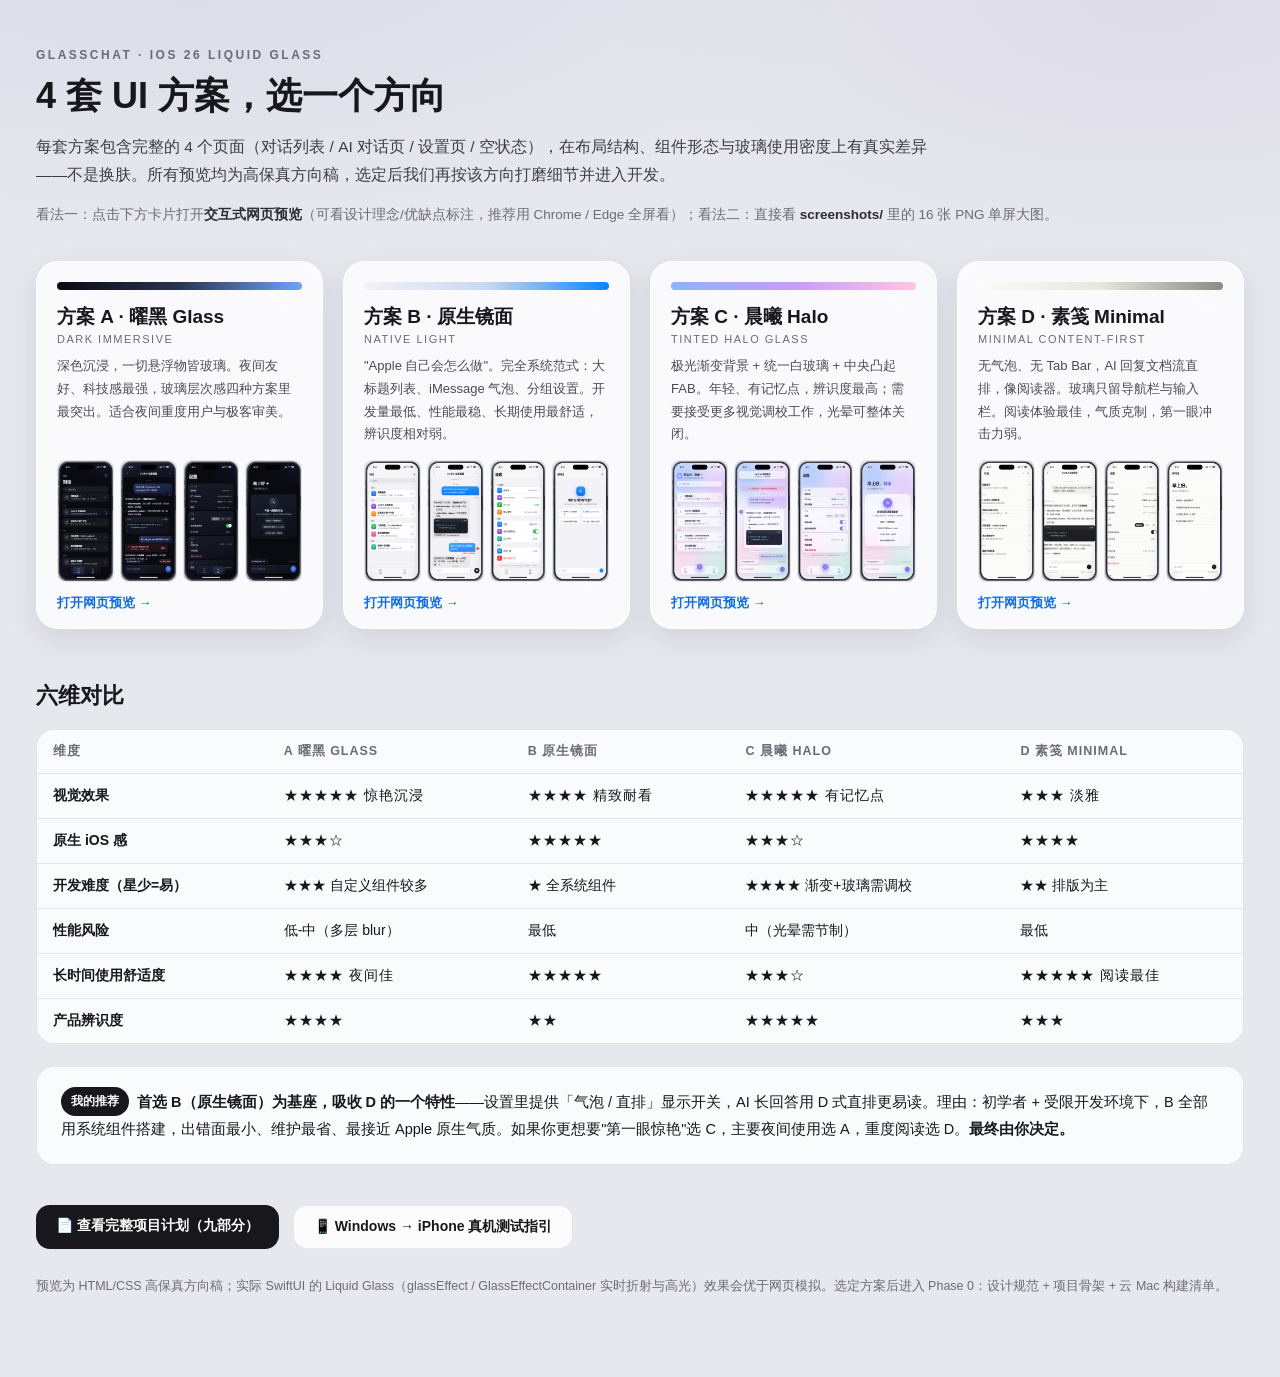
<file: design-previews/index.html>
<!DOCTYPE html>
<html lang="zh-CN">
<head>
<meta charset="UTF-8">
<meta name="viewport" content="width=device-width, initial-scale=1.0">
<title>Liquid Glass Chat App — 4 套 UI 方案总览与对比</title>
<style>
:root { --fg:#17171c; --muted:#6b6b76; --hair:rgba(20,20,40,.09); }
* { box-sizing: border-box; margin: 0; padding: 0; }
body {
  background:
    radial-gradient(1200px 500px at 15% -5%, rgba(120,130,190,.14), transparent 60%),
    radial-gradient(1000px 460px at 90% 0%, rgba(150,120,190,.12), transparent 55%),
    #e7e8ee;
  color: var(--fg);
  font-family: -apple-system, BlinkMacSystemFont, "SF Pro Text", "Segoe UI", "PingFang SC", "Microsoft YaHei", sans-serif;
  -webkit-font-smoothing: antialiased;
}
.wrap { max-width: 1560px; margin: 0 auto; padding: 48px 36px 80px; }
.kicker { font-size: 12px; font-weight: 700; letter-spacing: 2.5px; color: var(--muted); text-transform: uppercase; }
h1 { font-size: 36px; font-weight: 800; margin-top: 10px; }
.lede { margin-top: 12px; font-size: 15.5px; color: #3c3c46; line-height: 1.8; max-width: 900px; }
.howto { margin-top: 14px; font-size: 13.5px; color: var(--muted); line-height: 1.8; }
.howto b { color: #2c2c34; }

.grid { margin-top: 34px; display: grid; grid-template-columns: repeat(4, 1fr); gap: 20px; }
.card {
  background: rgba(255,255,255,.78);
  backdrop-filter: blur(20px) saturate(1.5);
  border: 1px solid rgba(255,255,255,.9);
  border-radius: 22px; padding: 20px 20px 16px;
  box-shadow: 0 10px 30px rgba(20,25,60,.10);
  display: flex; flex-direction: column; text-decoration: none; color: inherit;
}
.card:hover { transform: translateY(-3px); transition: .18s ease; }
.swatch { height: 8px; border-radius: 99px; margin-bottom: 14px; }
.card h2 { font-size: 19px; font-weight: 800; }
.card .en { font-size: 11px; letter-spacing: 1.5px; color: var(--muted); margin-top: 3px; text-transform: uppercase; }
.card p { font-size: 13px; color: #4a4a55; line-height: 1.75; margin-top: 10px; flex: 1; }
.thumbs { margin-top: 14px; display: grid; grid-template-columns: repeat(4, 1fr); gap: 6px; }
.thumbs img { width: 100%; border-radius: 8px; border: 1px solid rgba(20,20,40,.10); display: block; }
.open { margin-top: 12px; font-size: 13px; font-weight: 700; color: #0a6cff; }

h3.sec { margin-top: 52px; font-size: 22px; font-weight: 800; }
.tablewrap { margin-top: 18px; overflow-x: auto; background: rgba(255,255,255,.8); border: 1px solid var(--hair); border-radius: 18px; }
table { width: 100%; border-collapse: collapse; font-size: 14px; min-width: 860px; }
th, td { padding: 13px 16px; text-align: left; border-bottom: 1px solid var(--hair); }
th { font-size: 12.5px; letter-spacing: 1px; color: var(--muted); text-transform: uppercase; }
tr:last-child td { border-bottom: none; }
td:first-child { font-weight: 700; white-space: nowrap; }
.stars { letter-spacing: 1px; }
.rec {
  margin-top: 22px; background: rgba(255,255,255,.8); border: 1px solid var(--hair);
  border-radius: 18px; padding: 20px 24px; line-height: 1.9; font-size: 14.5px;
}
.rec b.tag { display: inline-block; background: #17171c; color: #fff; font-size: 12px; padding: 3px 10px; border-radius: 99px; margin-right: 8px; vertical-align: 2px; }
.links { margin-top: 40px; display: flex; gap: 14px; flex-wrap: wrap; }
.links a {
  display: inline-block; padding: 12px 20px; border-radius: 14px; text-decoration: none;
  background: #17171c; color: #fff; font-size: 14px; font-weight: 650;
}
.links a.ghost { background: rgba(255,255,255,.85); color: #17171c; border: 1px solid var(--hair); }
.foot { margin-top: 26px; font-size: 12.5px; color: var(--muted); line-height: 1.8; }
@media (max-width: 1200px) { .grid { grid-template-columns: repeat(2, 1fr); } }
</style>
</head>
<body>
<div class="wrap">
  <div class="kicker">GlassChat · iOS 26 Liquid Glass</div>
  <h1>4 套 UI 方案，选一个方向</h1>
  <p class="lede">每套方案包含完整的 4 个页面（对话列表 / AI 对话页 / 设置页 / 空状态），在布局结构、组件形态与玻璃使用密度上有真实差异——不是换肤。所有预览均为高保真方向稿，选定后我们再按该方向打磨细节并进入开发。</p>
  <p class="howto">看法一：点击下方卡片打开<b>交互式网页预览</b>（可看设计理念/优缺点标注，推荐用 Chrome / Edge 全屏看）；看法二：直接看 <b>screenshots/</b> 里的 16 张 PNG 单屏大图。</p>

  <div class="grid">
    <a class="card" href="scheme-a-dark.html">
      <div class="swatch" style="background:linear-gradient(90deg,#0a0b10,#2a3350,#6ea3ff)"></div>
      <h2>方案 A · 曜黑 Glass</h2>
      <div class="en">Dark Immersive</div>
      <p>深色沉浸，一切悬浮物皆玻璃。夜间友好、科技感最强，玻璃层次感四种方案里最突出。适合夜间重度用户与极客审美。</p>
      <div class="thumbs">
        <img src="screenshots/scheme-a-01-conversations.png" alt="A 对话列表">
        <img src="screenshots/scheme-a-02-chat.png" alt="A 对话页">
        <img src="screenshots/scheme-a-03-settings.png" alt="A 设置页">
        <img src="screenshots/scheme-a-04-empty.png" alt="A 空状态">
      </div>
      <span class="open">打开网页预览 →</span>
    </a>

    <a class="card" href="scheme-b-native.html">
      <div class="swatch" style="background:linear-gradient(90deg,#f2f2f7,#c9d8f0,#0a84ff)"></div>
      <h2>方案 B · 原生镜面</h2>
      <div class="en">Native Light</div>
      <p>"Apple 自己会怎么做"。完全系统范式：大标题列表、iMessage 气泡、分组设置。开发量最低、性能最稳、长期使用最舒适，辨识度相对弱。</p>
      <div class="thumbs">
        <img src="screenshots/scheme-b-01-conversations.png" alt="B 对话列表">
        <img src="screenshots/scheme-b-02-chat.png" alt="B 对话页">
        <img src="screenshots/scheme-b-03-settings.png" alt="B 设置页">
        <img src="screenshots/scheme-b-04-empty.png" alt="B 空状态">
      </div>
      <span class="open">打开网页预览 →</span>
    </a>

    <a class="card" href="scheme-c-halo.html">
      <div class="swatch" style="background:linear-gradient(90deg,#8ab4ff,#c79bff,#ffc4e1)"></div>
      <h2>方案 C · 晨曦 Halo</h2>
      <div class="en">Tinted Halo Glass</div>
      <p>极光渐变背景 + 统一白玻璃 + 中央凸起 FAB。年轻、有记忆点，辨识度最高；需要接受更多视觉调校工作，光晕可整体关闭。</p>
      <div class="thumbs">
        <img src="screenshots/scheme-c-01-conversations.png" alt="C 对话列表">
        <img src="screenshots/scheme-c-02-chat.png" alt="C 对话页">
        <img src="screenshots/scheme-c-03-settings.png" alt="C 设置页">
        <img src="screenshots/scheme-c-04-empty.png" alt="C 空状态">
      </div>
      <span class="open">打开网页预览 →</span>
    </a>

    <a class="card" href="scheme-d-minimal.html">
      <div class="swatch" style="background:linear-gradient(90deg,#fbfbf9,#e8e6dd,#8b8b84)"></div>
      <h2>方案 D · 素笺 Minimal</h2>
      <div class="en">Minimal Content-First</div>
      <p>无气泡、无 Tab Bar，AI 回复文档流直排，像阅读器。玻璃只留导航栏与输入栏。阅读体验最佳，气质克制，第一眼冲击力弱。</p>
      <div class="thumbs">
        <img src="screenshots/scheme-d-01-conversations.png" alt="D 对话列表">
        <img src="screenshots/scheme-d-02-chat.png" alt="D 对话页">
        <img src="screenshots/scheme-d-03-settings.png" alt="D 设置页">
        <img src="screenshots/scheme-d-04-empty.png" alt="D 空状态">
      </div>
      <span class="open">打开网页预览 →</span>
    </a>
  </div>

  <h3 class="sec">六维对比</h3>
  <div class="tablewrap">
    <table>
      <tr><th>维度</th><th>A 曜黑 Glass</th><th>B 原生镜面</th><th>C 晨曦 Halo</th><th>D 素笺 Minimal</th></tr>
      <tr><td>视觉效果</td><td class="stars">★★★★★ 惊艳沉浸</td><td class="stars">★★★★ 精致耐看</td><td class="stars">★★★★★ 有记忆点</td><td class="stars">★★★ 淡雅</td></tr>
      <tr><td>原生 iOS 感</td><td class="stars">★★★☆</td><td class="stars">★★★★★</td><td class="stars">★★★☆</td><td class="stars">★★★★</td></tr>
      <tr><td>开发难度（星少=易）</td><td>★★★ 自定义组件较多</td><td>★ 全系统组件</td><td>★★★★ 渐变+玻璃需调校</td><td>★★ 排版为主</td></tr>
      <tr><td>性能风险</td><td>低-中（多层 blur）</td><td>最低</td><td>中（光晕需节制）</td><td>最低</td></tr>
      <tr><td>长时间使用舒适度</td><td class="stars">★★★★ 夜间佳</td><td class="stars">★★★★★</td><td class="stars">★★★☆</td><td class="stars">★★★★★ 阅读最佳</td></tr>
      <tr><td>产品辨识度</td><td class="stars">★★★★</td><td class="stars">★★</td><td class="stars">★★★★★</td><td class="stars">★★★</td></tr>
    </table>
  </div>

  <div class="rec">
    <p><b class="tag">我的推荐</b><b>首选 B（原生镜面）为基座，吸收 D 的一个特性</b>——设置里提供「气泡 / 直排」显示开关，AI 长回答用 D 式直排更易读。理由：初学者 + 受限开发环境下，B 全部用系统组件搭建，出错面最小、维护最省、最接近 Apple 原生气质。如果你更想要"第一眼惊艳"选 C，主要夜间使用选 A，重度阅读选 D。<b>最终由你决定。</b></p>
  </div>

  <div class="links">
    <a href="../docs/PROJECT_PLAN.md">📄 查看完整项目计划（九部分）</a>
    <a class="ghost" href="../docs/device-testing-guide.md">📱 Windows → iPhone 真机测试指引</a>
  </div>
  <p class="foot">预览为 HTML/CSS 高保真方向稿；实际 SwiftUI 的 Liquid Glass（glassEffect / GlassEffectContainer 实时折射与高光）效果会优于网页模拟。选定方案后进入 Phase 0：设计规范 + 项目骨架 + 云 Mac 构建清单。</p>
</div>
</body>
</html>
</file>
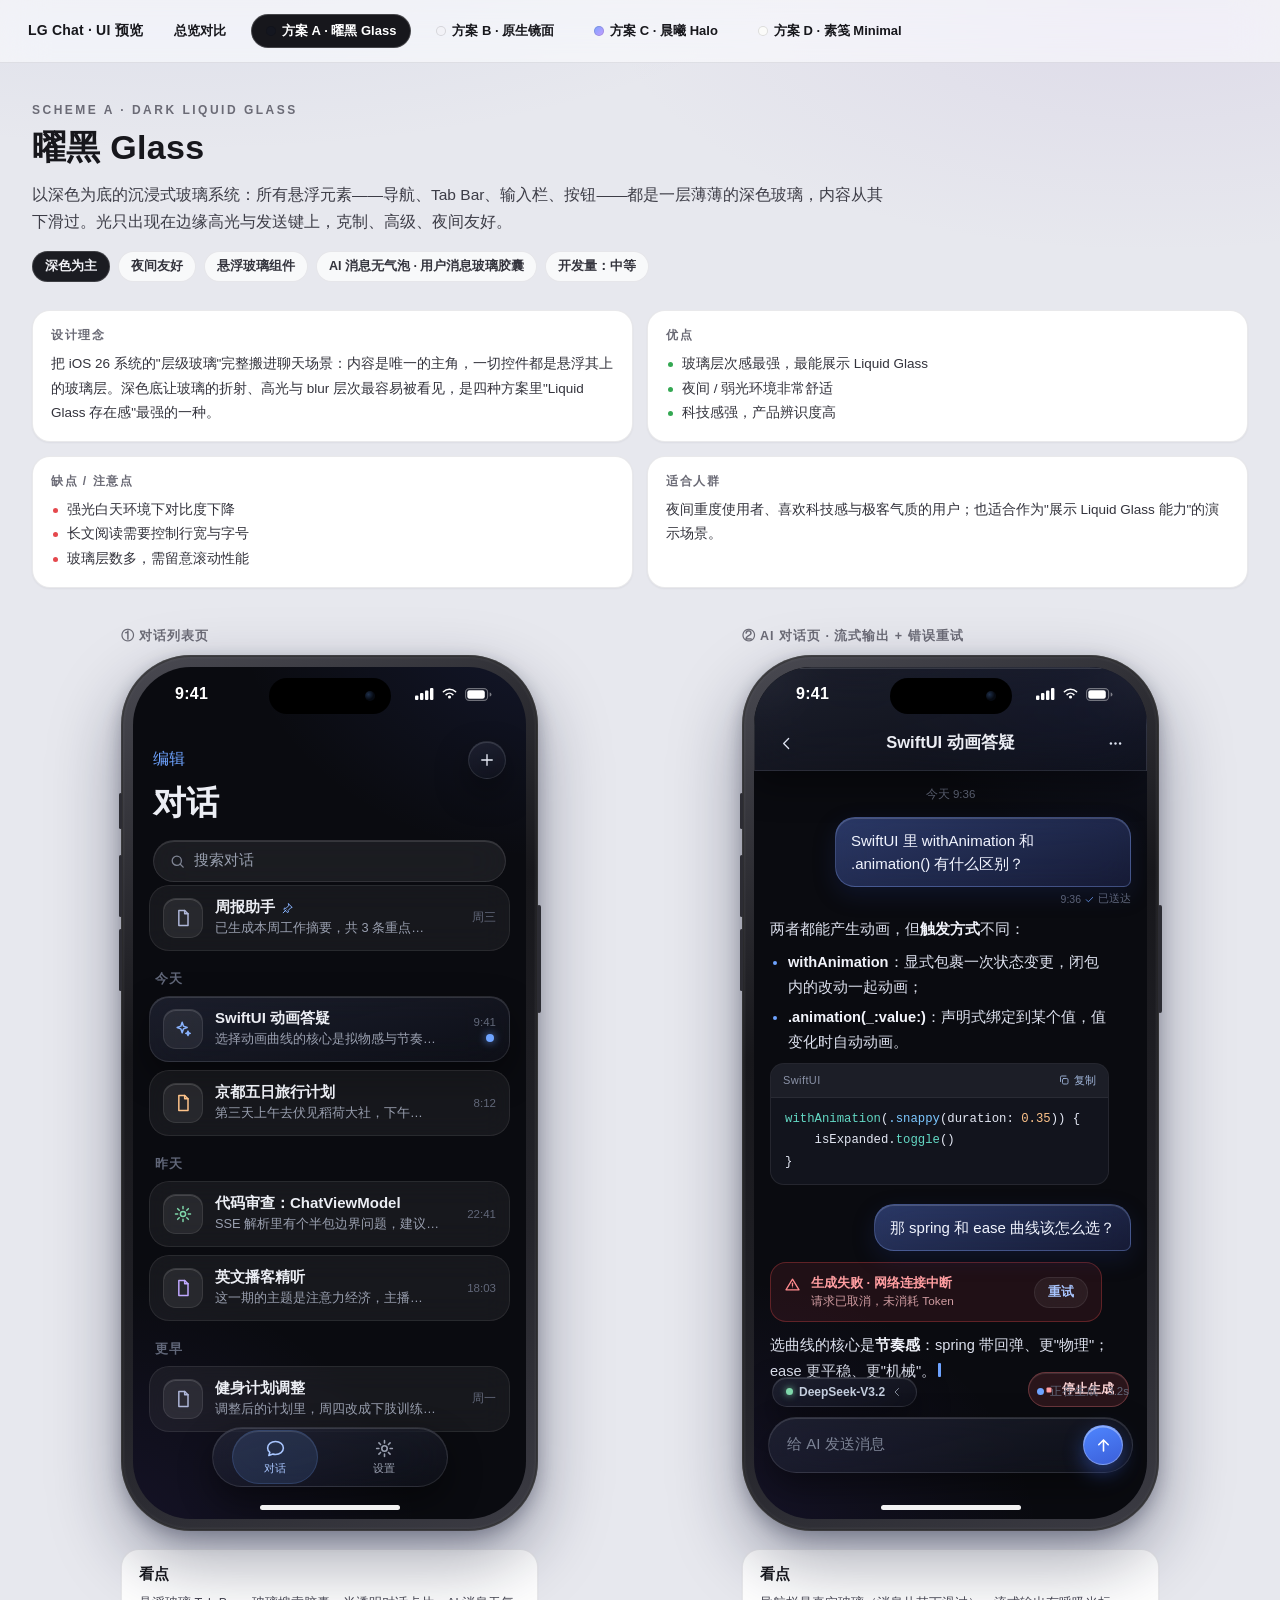
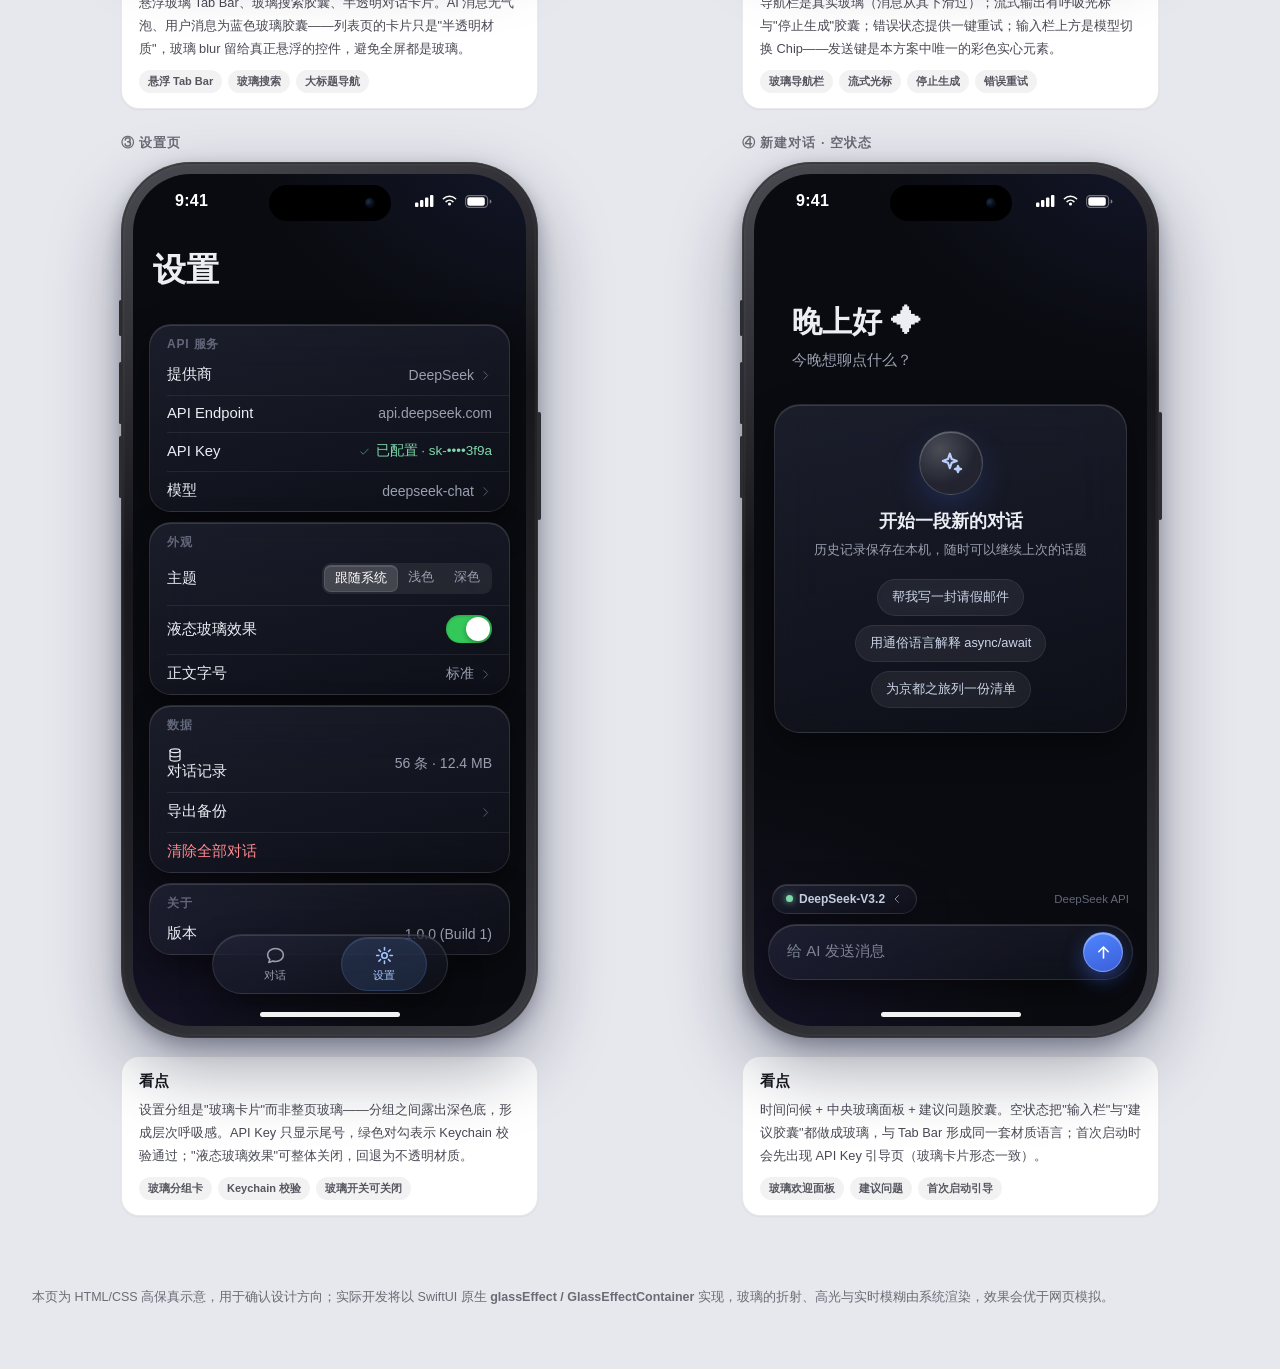
<file: design-previews/scheme-a-dark.html>
<!DOCTYPE html>
<html lang="zh-CN">
<head>
<meta charset="UTF-8">
<meta name="viewport" content="width=device-width, initial-scale=1.0">
<title>方案 A · 曜黑 Glass — Liquid Glass Chat App UI 预览</title>
<link rel="stylesheet" href="assets/preview.css">
<style>
/* ============ 方案 A：曜黑 Glass（深色） ============ */
.screen {
  --bg: #0a0b10;
  --fg: #eceef4;
  --sec: #9aa0b0;
  --faint: #62687a;
  color: var(--fg);
  background:
    radial-gradient(520px 420px at 108% -8%, rgba(94, 118, 255, 0.13), transparent 62%),
    radial-gradient(560px 460px at -12% 104%, rgba(124, 92, 255, 0.11), transparent 60%),
    #0a0b10;
}

/* 玻璃基底 */
.glass {
  background: linear-gradient(165deg, rgba(40, 44, 62, 0.58), rgba(20, 22, 33, 0.42));
  backdrop-filter: blur(26px) saturate(1.5);
  -webkit-backdrop-filter: blur(26px) saturate(1.5);
  border: 1px solid rgba(255, 255, 255, 0.10);
  box-shadow: inset 0 1px 0 rgba(255, 255, 255, 0.13), 0 14px 34px rgba(0, 0, 0, 0.42);
}
.glass-soft {
  background: rgba(255, 255, 255, 0.055);
  border: 1px solid rgba(255, 255, 255, 0.08);
  backdrop-filter: blur(14px);
  -webkit-backdrop-filter: blur(14px);
}
.ic { width: 20px; height: 20px; stroke: currentColor; fill: none; stroke-width: 1.8; stroke-linecap: round; stroke-linejoin: round; display: block; }

.content { position: absolute; inset: 0; overflow: hidden; padding: 0 16px; }

/* ---------- ① 对话列表 ---------- */
.list-head { padding: 74px 4px 0; }
.list-head .row { display: flex; align-items: center; justify-content: space-between; }
.large-title { font-size: 33px; font-weight: 800; letter-spacing: 0.2px; }
.text-btn { font-size: 15.5px; color: var(--accent, #6ea3ff); font-weight: 500; }
.screen { --accent: #6ea3ff; }
.circle-btn {
  width: 38px; height: 38px; border-radius: 50%;
  display: flex; align-items: center; justify-content: center;
  color: #e8ebf6;
}
.search {
  margin-top: 14px;
  height: 42px; border-radius: 999px;
  display: flex; align-items: center; gap: 8px;
  padding: 0 15px;
  color: var(--sec); font-size: 15px;
  background: rgba(255, 255, 255, 0.07);
  backdrop-filter: blur(20px) saturate(1.4);
  -webkit-backdrop-filter: blur(20px) saturate(1.4);
  border: 1px solid rgba(255, 255, 255, 0.10);
  box-shadow: inset 0 1px 0 rgba(255, 255, 255, 0.12);
}
.search .ic { width: 17px; height: 17px; opacity: 0.8; }

.sec-label { margin: 20px 6px 8px; font-size: 12.5px; font-weight: 700; letter-spacing: 0.8px; color: var(--faint); }
.conv-card {
  display: flex; align-items: center; gap: 12px;
  padding: 12px 13px; border-radius: 20px; margin-bottom: 8px;
}
.conv-card .tile {
  width: 40px; height: 40px; border-radius: 13px; flex: none;
  display: flex; align-items: center; justify-content: center;
  background: rgba(255, 255, 255, 0.07);
  border: 1px solid rgba(255, 255, 255, 0.09);
  box-shadow: inset 0 1px 0 rgba(255, 255, 255, 0.14);
  color: #aeb6d8;
}
.conv-card .tile.tint-blue { color: #8ab4ff; }
.conv-card .tile.tint-green { color: #7fd8ab; }
.conv-card .tile.tint-orange { color: #ffc48a; }
.conv-card .tile.tint-violet { color: #c0a8ff; }
.conv-main { flex: 1; min-width: 0; }
.conv-title { font-size: 15px; font-weight: 600; display: flex; align-items: center; gap: 6px; }
.conv-title .ic { width: 13px; height: 13px; color: #8ab4ff; }
.conv-sub { font-size: 12.8px; color: var(--sec); margin-top: 3px; white-space: nowrap; overflow: hidden; text-overflow: ellipsis; }
.conv-side { text-align: right; flex: none; }
.conv-time { font-size: 11.5px; color: var(--faint); }
.dot-unread { width: 8px; height: 8px; border-radius: 50%; background: #6ea3ff; margin: 6px 2px 0 auto; box-shadow: 0 0 8px rgba(110, 163, 255, 0.8); }

/* 悬浮 Tab Bar */
.tabbar-float {
  position: absolute; bottom: 32px; left: 50%; transform: translateX(-50%);
  width: 236px; height: 60px; border-radius: 999px;
  display: flex; align-items: center; justify-content: space-around;
  z-index: 500; padding: 0 8px;
}
.tab-item { display: flex; flex-direction: column; align-items: center; gap: 3px; font-size: 10.5px; color: var(--sec); width: 86px; padding: 7px 0; border-radius: 999px; }
.tab-item .ic { width: 21px; height: 21px; }
.tab-item.on { color: #a9c6ff; background: rgba(110, 163, 255, 0.14); border: 1px solid rgba(110, 163, 255, 0.18); box-shadow: inset 0 1px 0 rgba(255, 255, 255, 0.10); }
.list-pad { padding-top: 218px; padding-bottom: 130px; }

/* ---------- ② 对话页 ---------- */
.chat-nav {
  position: absolute; top: 0; left: 0; right: 0; z-index: 500;
  padding: 58px 14px 10px;
  display: flex; align-items: center; gap: 8px;
  border-bottom: 1px solid rgba(255, 255, 255, 0.07);
}
.chat-nav .nav-title { flex: 1; text-align: center; font-size: 16.5px; font-weight: 700; }
.mini-btn {
  width: 34px; height: 34px; border-radius: 50%;
  display: flex; align-items: center; justify-content: center;
  color: #dfe4f2; flex: none;
}
.mini-btn .ic { width: 17px; height: 17px; }
.chat-flow { padding: 118px 16px 200px; display: flex; flex-direction: column; gap: 11px; }
.tstamp { text-align: center; font-size: 11.5px; color: var(--faint); margin: 2px 0 4px; }

.msg-user { display: flex; flex-direction: column; align-items: flex-end; }
.bubble-user {
  max-width: 82%;
  padding: 11px 15px;
  border-radius: 20px; border-bottom-right-radius: 7px;
  font-size: 15px; line-height: 1.55; color: #f2f5ff;
  background: linear-gradient(160deg, rgba(88, 120, 220, 0.42), rgba(52, 66, 140, 0.30));
  backdrop-filter: blur(18px) saturate(1.4);
  -webkit-backdrop-filter: blur(18px) saturate(1.4);
  border: 1px solid rgba(142, 172, 255, 0.30);
  box-shadow: inset 0 1px 0 rgba(255, 255, 255, 0.16), 0 8px 22px rgba(30, 50, 120, 0.25);
}
.msg-meta { font-size: 10.5px; color: var(--faint); margin-top: 5px; display: flex; align-items: center; gap: 3px; }
.msg-meta .ic { width: 11px; height: 11px; color: #6ea3ff; }

.msg-ai { max-width: 94%; font-size: 14.6px; line-height: 1.72; color: #dde1ee; }
.msg-ai p { margin: 0 0 8px; }
.msg-ai ul { margin: 0 0 8px; padding-left: 18px; display: flex; flex-direction: column; gap: 4px; }
.msg-ai li::marker { color: #6ea3ff; }
.msg-ai b { color: #f2f4fb; }
.msg-ai code.inline {
  font-family: ui-monospace, "SF Mono", Consolas, monospace;
  font-size: 12.8px; background: rgba(255, 255, 255, 0.09);
  padding: 1.5px 5px; border-radius: 5px; color: #b9d2ff;
}

.codeblock { margin: 2px 0 8px; border-radius: 14px; overflow: hidden; background: #12141d; border: 1px solid rgba(255, 255, 255, 0.08); }
.chead { display: flex; align-items: center; justify-content: space-between; padding: 7px 12px; background: rgba(255, 255, 255, 0.045); border-bottom: 1px solid rgba(255, 255, 255, 0.06); font-size: 11px; color: #8b93a8; letter-spacing: 0.4px; }
.chead .copy { display: flex; align-items: center; gap: 4px; color: #9fb4d8; font-size: 11px; }
.chead .copy .ic { width: 12px; height: 12px; }
.codeblock pre { padding: 11px 14px; font-family: ui-monospace, "SF Mono", Consolas, monospace; font-size: 12.3px; line-height: 1.75; color: #e4e8f4; }
.kw { color: #ff7ab2; } .ty { color: #7cc7ff; } .fn { color: #63d8c4; } .cm { color: #667083; } .pr { color: #c9b8ff; } .num { color: #ffc48a; }

.err-card {
  display: flex; gap: 10px; align-items: flex-start;
  background: rgba(229, 72, 77, 0.10);
  border: 1px solid rgba(229, 72, 77, 0.32);
  border-radius: 16px; padding: 11px 13px; max-width: 92%;
}
.err-card .ic { width: 17px; height: 17px; color: #ff8a8e; flex: none; margin-top: 1px; }
.err-card .t { font-size: 13px; font-weight: 650; color: #ff9ea1; }
.err-card .d { font-size: 11.8px; color: #cf9ba0; margin-top: 2px; }
.err-retry {
  margin-left: auto; align-self: center;
  font-size: 12.5px; font-weight: 650; color: #a9c6ff;
  padding: 6px 13px; border-radius: 999px;
}

.caret { display: inline-block; width: 3px; height: 1em; background: #6ea3ff; margin-left: 2px; vertical-align: -0.12em; border-radius: 1px; animation: blink 1.05s steps(1) infinite; }
@keyframes blink { 50% { opacity: 0; } }

.stop-pill {
  position: absolute; bottom: 112px; right: 18px; z-index: 500;
  display: flex; align-items: center; gap: 7px;
  font-size: 12.5px; font-weight: 650; color: #ffd7d8;
  padding: 8px 14px; border-radius: 999px;
  background: rgba(70, 32, 38, 0.55);
  backdrop-filter: blur(20px);
  -webkit-backdrop-filter: blur(20px);
  border: 1px solid rgba(255, 130, 135, 0.30);
  box-shadow: inset 0 1px 0 rgba(255, 255, 255, 0.10);
}
.stop-pill .ic { width: 12px; height: 12px; fill: #ff9ea1; stroke: none; }

/* 输入区 */
.input-area { position: absolute; left: 0; right: 0; bottom: 0; z-index: 500; padding: 0 14px 46px; display: flex; flex-direction: column; gap: 10px; }
.chip-row { display: flex; justify-content: space-between; align-items: center; padding: 0 4px; }
.model-chip {
  display: inline-flex; align-items: center; gap: 6px;
  font-size: 12px; font-weight: 600; color: #c4cede;
  padding: 7px 13px; border-radius: 999px;
}
.model-chip .dot { width: 7px; height: 7px; border-radius: 50%; background: #7fd8ab; box-shadow: 0 0 7px rgba(127, 216, 171, 0.9); }
.model-chip .ic { width: 12px; height: 12px; opacity: 0.7; }
.gen-chip { font-size: 11.5px; color: var(--faint); display: flex; align-items: center; gap: 6px; }
.gen-chip .pulse { width: 7px; height: 7px; border-radius: 50%; background: #6ea3ff; animation: pulse 1.6s ease-in-out infinite; }
@keyframes pulse { 50% { opacity: 0.25; } }

.input-bar {
  height: 56px; border-radius: 999px;
  display: flex; align-items: center; gap: 10px;
  padding: 0 9px 0 18px;
}
.input-bar .ph { flex: 1; font-size: 15px; color: #7d8496; }
.send-btn {
  width: 40px; height: 40px; border-radius: 50%;
  display: flex; align-items: center; justify-content: center;
  color: #fff;
  background: linear-gradient(160deg, #4f86ff, #3b5fd9);
  border: 1px solid rgba(255, 255, 255, 0.28);
  box-shadow: inset 0 1.5px 0 rgba(255, 255, 255, 0.38), 0 8px 20px rgba(64, 106, 230, 0.45);
}
.send-btn .ic { width: 19px; height: 19px; stroke-width: 2; }

/* ---------- ③ 设置页 ---------- */
.set-card { border-radius: 22px; margin-bottom: 10px; overflow: hidden; }
.set-card .sec-h { padding: 11px 17px 2px; font-size: 12px; font-weight: 700; letter-spacing: 0.8px; color: var(--faint); }
.set-row { display: flex; align-items: center; gap: 11px; padding: 10.5px 17px; position: relative; }
.set-row + .set-row::before { content: ""; position: absolute; top: 0; left: 17px; right: 0; height: 1px; background: rgba(255, 255, 255, 0.07); }
.set-row .lab { font-size: 14.8px; flex: 1; }
.set-row .val { font-size: 14px; color: var(--sec); display: flex; align-items: center; gap: 5px; }
.set-row .val .ic { width: 13px; height: 13px; opacity: 0.55; }
.set-row .ok { color: #7fd8ab; display: flex; align-items: center; gap: 5px; font-size: 13.5px; }
.set-row .ok .ic { width: 13px; height: 13px; }
.set-row.danger .lab, .set-row.danger .val { color: #ff8a8e; }
.toggle { width: 46px; height: 28px; border-radius: 999px; background: #34c759; position: relative; flex: none; box-shadow: inset 0 1px 3px rgba(0, 0, 0, 0.2); }
.toggle::after { content: ""; position: absolute; top: 2px; right: 2px; width: 24px; height: 24px; border-radius: 50%; background: #fff; box-shadow: 0 2px 5px rgba(0, 0, 0, 0.3); }
.seg { display: flex; background: rgba(255, 255, 255, 0.07); border-radius: 9px; padding: 2px; font-size: 12.5px; color: var(--sec); }
.seg span { padding: 4px 10px; border-radius: 7px; }
.seg .on { background: rgba(255, 255, 255, 0.14); color: #fff; border: 1px solid rgba(255, 255, 255, 0.10); box-shadow: inset 0 1px 0 rgba(255,255,255,.12); }
.set-pad { padding-top: 150px; padding-bottom: 118px; }

/* ---------- ④ 空状态 ---------- */
.hello { padding: 128px 22px 0; }
.hello h2 { font-size: 30px; font-weight: 800; letter-spacing: 0.2px; }
.hello .sub { margin-top: 8px; font-size: 15px; color: var(--sec); }
.empty-hero { margin: 34px 4px 0; border-radius: 26px; padding: 26px 22px 24px; text-align: center; }
.empty-hero .orb {
  width: 64px; height: 64px; margin: 0 auto; border-radius: 50%;
  display: flex; align-items: center; justify-content: center;
  color: #bcd0ff;
  background: radial-gradient(circle at 32% 28%, rgba(255, 255, 255, 0.22), rgba(255, 255, 255, 0.05) 58%);
  border: 1px solid rgba(255, 255, 255, 0.16);
  box-shadow: inset 0 1px 0 rgba(255, 255, 255, 0.25), 0 12px 30px rgba(70, 100, 220, 0.22);
}
.empty-hero .orb .ic { width: 28px; height: 28px; }
.empty-hero h3 { margin-top: 14px; font-size: 17.5px; font-weight: 700; }
.empty-hero p { margin-top: 6px; font-size: 13px; color: var(--sec); line-height: 1.7; }
.chips { display: flex; flex-wrap: wrap; gap: 9px; margin-top: 18px; justify-content: center; }
.chip { font-size: 12.8px; color: #cdd6ea; padding: 9px 14px; border-radius: 999px; }
.empty-pad { padding-top: 0; }
</style>
</head>
<body>

<svg style="display:none" xmlns="http://www.w3.org/2000/svg">
  <symbol id="i-chev-l" viewBox="0 0 24 24"><path d="M15 5l-7 7 7 7"/></symbol>
  <symbol id="i-chev-r" viewBox="0 0 24 24"><path d="M9 5l7 7-7 7"/></symbol>
  <symbol id="i-plus" viewBox="0 0 24 24"><path d="M12 5v14M5 12h14"/></symbol>
  <symbol id="i-search" viewBox="0 0 24 24"><circle cx="11" cy="11" r="6.5"/><path d="M20 20l-4.4-4.4"/></symbol>
  <symbol id="i-dots" viewBox="0 0 24 24"><g fill="currentColor" stroke="none"><circle cx="5.5" cy="12" r="1.7"/><circle cx="12" cy="12" r="1.7"/><circle cx="18.5" cy="12" r="1.7"/></g></symbol>
  <symbol id="i-gear" viewBox="0 0 24 24"><circle cx="12" cy="12" r="3.1"/><path d="M12 3v2.6M12 18.4V21M3 12h2.6M18.4 12H21M5.6 5.6l1.9 1.9M16.5 16.5l1.9 1.9M18.4 5.6l-1.9 1.9M7.5 16.5l-1.9 1.9"/></symbol>
  <symbol id="i-chat" viewBox="0 0 24 24"><path d="M21 11.4c0 4.1-4 7.4-9 7.4-1 0-2-.13-2.9-.38L4.4 20l1.1-3.5C4 15.2 3 13.4 3 11.4 3 7.3 7 4 12 4s9 3.3 9 7.4Z"/></symbol>
  <symbol id="i-up" viewBox="0 0 24 24"><path d="M12 19V5M6 11l6-6 6 6"/></symbol>
  <symbol id="i-stop" viewBox="0 0 24 24"><rect x="7" y="7" width="10" height="10" rx="2.2"/></symbol>
  <symbol id="i-copy" viewBox="0 0 24 24"><rect x="9" y="9" width="11" height="11" rx="2.5"/><path d="M5 15V6.5A2.5 2.5 0 0 1 7.5 4H16"/></symbol>
  <symbol id="i-sparkle" viewBox="0 0 24 24"><path d="M11 4l1.6 4.6L17 10.2l-4.4 1.6L11 16.4 9.4 11.8 5 10.2l4.4-1.6L11 4Z"/><path d="M18 14.5l.7 2 2 .7-2 .7-.7 2-.7-2-2-.7 2-.7.7-2Z"/></symbol>
  <symbol id="i-pin" viewBox="0 0 24 24"><path d="M9.5 14.5 4 20"/><path d="M14 3.5 20.5 10l-2.6.9-4.9 4.9.9 2.6-2.4 1-6-6 1-2.4 2.6.9 4.9-4.9L14 3.5Z"/></symbol>
  <symbol id="i-doc" viewBox="0 0 24 24"><path d="M7 3h7l4 4v14H7z"/><path d="M14 3v4h4"/></symbol>
  <symbol id="i-check" viewBox="0 0 24 24"><path d="M5 12.5l4.5 4.5L19 7.5"/></symbol>
  <symbol id="i-warn" viewBox="0 0 24 24"><path d="M12 4.5 2.8 19.5h18.4L12 4.5Z"/><path d="M12 10.2v4"/><circle cx="12" cy="16.6" r="0.55" fill="currentColor" stroke="none"/></symbol>
  <symbol id="i-mic" viewBox="0 0 24 24"><rect x="9.5" y="4" width="5" height="10" rx="2.5"/><path d="M6.5 11.5a5.5 5.5 0 0 0 11 0M12 17v3"/></symbol>
  <symbol id="i-key" viewBox="0 0 24 24"><circle cx="8" cy="15" r="4"/><path d="M11 12l8.5-8.5M17 5l2.5 2.5M14 8l2.5 2.5"/></symbol>
  <symbol id="i-db" viewBox="0 0 24 24"><ellipse cx="12" cy="5.5" rx="7.5" ry="2.8"/><path d="M4.5 5.5v13c0 1.55 3.4 2.8 7.5 2.8s7.5-1.25 7.5-2.8v-13M4.5 12c0 1.55 3.4 2.8 7.5 2.8s7.5-1.25 7.5-2.8"/></symbol>
  <symbol id="i-info" viewBox="0 0 24 24"><circle cx="12" cy="12" r="8.5"/><path d="M12 11.2v4.8"/><circle cx="12" cy="8" r="0.55" fill="currentColor" stroke="none"/></symbol>
  <symbol id="i-paint" viewBox="0 0 24 24"><path d="M12 3a9 9 0 1 0 0 18c1.4 0 2-.9 2-2 0-1.3-1-1.7-1-3 0-1 .8-2 2-2h2.5c2 0 3.5-1.4 3.5-3.5C21 6.5 17 3 12 3Z"/><circle cx="8" cy="9" r="0.6" fill="currentColor" stroke="none"/><circle cx="12" cy="7" r="0.6" fill="currentColor" stroke="none"/><circle cx="7" cy="13.5" r="0.6" fill="currentColor" stroke="none"/></symbol>
  <symbol id="i-trash" viewBox="0 0 24 24"><path d="M5 7h14M10 7V5.5A1.5 1.5 0 0 1 11.5 4h1A1.5 1.5 0 0 1 14 5.5V7M7 7l.8 12.1A2 2 0 0 0 9.8 21h4.4a2 2 0 0 0 2-1.9L17 7"/></symbol>
  <symbol id="i-export" viewBox="0 0 24 24"><path d="M12 15V4M8 7.5 12 3.5l4 4"/><path d="M5 13v5.5A2.5 2.5 0 0 0 7.5 21h9a2.5 2.5 0 0 0 2.5-2.5V13"/></symbol>
  <symbol id="i-moon" viewBox="0 0 24 24"><path d="M20 13.6A8.2 8.2 0 0 1 10.4 4 8.2 8.2 0 1 0 20 13.6Z"/></symbol>
</svg>

<!-- 顶部导航 -->
<nav class="scheme-nav">
  <span class="brand">LG Chat · UI 预览</span>
  <a href="index.html">总览对比</a>
  <a href="scheme-a-dark.html" class="current"><span class="sw" style="background:#14161f"></span>方案 A · 曜黑 Glass</a>
  <a href="scheme-b-native.html"><span class="sw" style="background:#f2f2f7"></span>方案 B · 原生镜面</a>
  <a href="scheme-c-halo.html"><span class="sw" style="background:linear-gradient(135deg,#7aa5ff,#c79bff)"></span>方案 C · 晨曦 Halo</a>
  <a href="scheme-d-minimal.html"><span class="sw" style="background:#fbfbf9"></span>方案 D · 素笺 Minimal</a>
</nav>

<!-- 页头 -->
<header class="hero">
  <div class="kicker-row"><span class="kicker">Scheme A · Dark Liquid Glass</span></div>
  <h1>曜黑 Glass</h1>
  <p class="tagline">以深色为底的沉浸式玻璃系统：所有悬浮元素——导航、Tab Bar、输入栏、按钮——都是一层薄薄的深色玻璃，内容从其下滑过。光只出现在边缘高光与发送键上，克制、高级、夜间友好。</p>
  <div class="badges">
    <span class="badge dark">深色为主</span>
    <span class="badge">夜间友好</span>
    <span class="badge">悬浮玻璃组件</span>
    <span class="badge">AI 消息无气泡 · 用户消息玻璃胶囊</span>
    <span class="badge">开发量：中等</span>
  </div>
</header>

<section class="panel">
  <div class="cell"><h4>设计理念</h4><p>把 iOS 26 系统的"层级玻璃"完整搬进聊天场景：内容是唯一的主角，一切控件都是悬浮其上的玻璃层。深色底让玻璃的折射、高光与 blur 层次最容易被看见，是四种方案里"Liquid Glass 存在感"最强的一种。</p></div>
  <div class="cell good"><h4>优点</h4><ul><li>玻璃层次感最强，最能展示 Liquid Glass</li><li>夜间 / 弱光环境非常舒适</li><li>科技感强，产品辨识度高</li></ul></div>
  <div class="cell bad"><h4>缺点 / 注意点</h4><ul><li>强光白天环境下对比度下降</li><li>长文阅读需要控制行宽与字号</li><li>玻璃层数多，需留意滚动性能</li></ul></div>
  <div class="cell"><h4>适合人群</h4><p>夜间重度使用者、喜欢科技感与极客气质的用户；也适合作为"展示 Liquid Glass 能力"的演示场景。</p></div>
</section>

<!-- ============ 屏幕舞台 ============ -->
<main class="stage">

  <!-- ① 对话列表页 -->
  <div class="device-col">
    <span class="screen-no">① 对话列表页</span>
    <div class="phone">
      <span class="side-btn btn-power"></span><span class="side-btn btn-vol-up"></span><span class="side-btn btn-vol-dn"></span><span class="side-btn btn-action"></span>
      <div class="screen" data-status="light">
        <main class="content list-pad">
          <div class="conv-card glass-soft">
            <span class="tile"><svg class="ic"><use href="#i-doc"/></svg></span>
            <div class="conv-main">
              <div class="conv-title">周报助手 <svg class="ic"><use href="#i-pin"/></svg></div>
              <div class="conv-sub">已生成本周工作摘要，共 3 条重点…</div>
            </div>
            <div class="conv-side"><div class="conv-time">周三</div></div>
          </div>

          <div class="sec-label">今天</div>
          <div class="conv-card glass">
            <span class="tile tint-blue"><svg class="ic"><use href="#i-sparkle"/></svg></span>
            <div class="conv-main">
              <div class="conv-title">SwiftUI 动画答疑</div>
              <div class="conv-sub">选择动画曲线的核心是拟物感与节奏…</div>
            </div>
            <div class="conv-side"><div class="conv-time">9:41</div><div class="dot-unread"></div></div>
          </div>
          <div class="conv-card glass-soft">
            <span class="tile tint-orange"><svg class="ic"><use href="#i-doc"/></svg></span>
            <div class="conv-main">
              <div class="conv-title">京都五日旅行计划</div>
              <div class="conv-sub">第三天上午去伏见稻荷大社，下午…</div>
            </div>
            <div class="conv-side"><div class="conv-time">8:12</div></div>
          </div>

          <div class="sec-label">昨天</div>
          <div class="conv-card glass-soft">
            <span class="tile tint-green"><svg class="ic"><use href="#i-gear"/></svg></span>
            <div class="conv-main">
              <div class="conv-title">代码审查：ChatViewModel</div>
              <div class="conv-sub">SSE 解析里有个半包边界问题，建议…</div>
            </div>
            <div class="conv-side"><div class="conv-time">22:41</div></div>
          </div>
          <div class="conv-card glass-soft">
            <span class="tile tint-violet"><svg class="ic"><use href="#i-doc"/></svg></span>
            <div class="conv-main">
              <div class="conv-title">英文播客精听</div>
              <div class="conv-sub">这一期的主题是注意力经济，主播…</div>
            </div>
            <div class="conv-side"><div class="conv-time">18:03</div></div>
          </div>

          <div class="sec-label">更早</div>
          <div class="conv-card glass-soft">
            <span class="tile"><svg class="ic"><use href="#i-doc"/></svg></span>
            <div class="conv-main">
              <div class="conv-title">健身计划调整</div>
              <div class="conv-sub">调整后的计划里，周四改成下肢训练…</div>
            </div>
            <div class="conv-side"><div class="conv-time">周一</div></div>
          </div>
        </main>

        <header class="list-head" style="position:absolute;top:0;left:0;right:0;padding-left:20px;padding-right:20px;">
          <div class="row">
            <span class="text-btn">编辑</span>
            <div style="display:flex;align-items:center;gap:10px;">
              <div class="circle-btn glass"><svg class="ic" style="width:18px;height:18px"><use href="#i-plus"/></svg></div>
            </div>
          </div>
          <div class="large-title" style="margin-top:2px;">对话</div>
          <div class="search"><svg class="ic"><use href="#i-search"/></svg>搜索对话</div>
        </header>

        <footer class="tabbar-float glass">
          <div class="tab-item on"><svg class="ic"><use href="#i-chat"/></svg>对话</div>
          <div class="tab-item"><svg class="ic"><use href="#i-gear"/></svg>设置</div>
        </footer>
      </div>
    </div>
    <div class="caption">
      <h3>看点</h3>
      <p>悬浮玻璃 Tab Bar、玻璃搜索胶囊、半透明对话卡片。AI 消息无气泡、用户消息为蓝色玻璃胶囊——列表页的卡片只是"半透明材质"，玻璃 blur 留给真正悬浮的控件，避免全屏都是玻璃。</p>
      <div class="tags"><span>悬浮 Tab Bar</span><span>玻璃搜索</span><span>大标题导航</span></div>
    </div>
  </div>

  <!-- ② AI 对话页（流式输出） -->
  <div class="device-col">
    <span class="screen-no">② AI 对话页 · 流式输出 + 错误重试</span>
    <div class="phone">
      <span class="side-btn btn-power"></span><span class="side-btn btn-vol-up"></span><span class="side-btn btn-vol-dn"></span><span class="side-btn btn-action"></span>
      <div class="screen" data-status="light">
        <main class="content chat-flow">
          <div class="tstamp">今天 9:36</div>

          <div class="msg-user">
            <div class="bubble-user">SwiftUI 里 withAnimation 和 .animation() 有什么区别？</div>
            <div class="msg-meta">9:36 <svg class="ic"><use href="#i-check"/></svg> 已送达</div>
          </div>

          <div class="msg-ai">
            <p>两者都能产生动画，但<b>触发方式</b>不同：</p>
            <ul>
              <li><b>withAnimation</b>：显式包裹一次状态变更，闭包内的改动一起动画；</li>
              <li><b>.animation(_:value:)</b>：声明式绑定到某个值，值变化时自动动画。</li>
            </ul>
            <div class="codeblock">
              <div class="chead"><span>SwiftUI</span><span class="copy"><svg class="ic"><use href="#i-copy"/></svg>复制</span></div>
              <pre><span class="fn">withAnimation</span>(<span class="ty">.snappy</span>(duration: <span class="num">0.35</span>)) {
    isExpanded.<span class="fn">toggle</span>()
}</pre>
            </div>
          </div>

          <div class="msg-user">
            <div class="bubble-user">那 spring 和 ease 曲线该怎么选？</div>
          </div>

          <div class="err-card">
            <svg class="ic"><use href="#i-warn"/></svg>
            <div>
              <div class="t">生成失败 · 网络连接中断</div>
              <div class="d">请求已取消，未消耗 Token</div>
            </div>
            <span class="err-retry glass-soft">重试</span>
          </div>

          <div class="msg-ai">
            <p>选曲线的核心是<b>节奏感</b>：spring 带回弹、更"物理"；ease 更平稳、更"机械"。<span class="caret"></span></p>
          </div>
        </main>

        <header class="chat-nav glass">
          <div class="mini-btn"><svg class="ic"><use href="#i-chev-l"/></svg></div>
          <div class="nav-title">SwiftUI 动画答疑</div>
          <div class="mini-btn"><svg class="ic"><use href="#i-dots"/></svg></div>
        </header>

        <div class="stop-pill"><svg class="ic"><use href="#i-stop"/></svg>停止生成</div>

        <footer class="input-area">
          <div class="chip-row">
            <span class="model-chip glass"><span class="dot"></span>DeepSeek-V3.2<svg class="ic"><use href="#i-chev-l"/></svg></span>
            <span class="gen-chip"><span class="pulse"></span>正在生成 · 3.2s</span>
          </div>
          <div class="input-bar glass">
            <span class="ph">给 AI 发送消息</span>
            <span class="send-btn"><svg class="ic"><use href="#i-up"/></svg></span>
          </div>
        </footer>
      </div>
    </div>
    <div class="caption">
      <h3>看点</h3>
      <p>导航栏是真实玻璃（消息从其下滑过）；流式输出有呼吸光标与"停止生成"胶囊；错误状态提供一键重试；输入栏上方是模型切换 Chip——发送键是本方案中唯一的彩色实心元素。</p>
      <div class="tags"><span>玻璃导航栏</span><span>流式光标</span><span>停止生成</span><span>错误重试</span></div>
    </div>
  </div>

  <!-- ③ 设置页 -->
  <div class="device-col">
    <span class="screen-no">③ 设置页</span>
    <div class="phone">
      <span class="side-btn btn-power"></span><span class="side-btn btn-vol-up"></span><span class="side-btn btn-vol-dn"></span><span class="side-btn btn-action"></span>
      <div class="screen" data-status="light">
        <main class="content set-pad">
          <div class="set-card glass">
            <div class="sec-h">API 服务</div>
            <div class="set-row"><span class="lab">提供商</span><span class="val">DeepSeek<svg class="ic"><use href="#i-chev-r"/></svg></span></div>
            <div class="set-row"><span class="lab">API Endpoint</span><span class="val">api.deepseek.com</span></div>
            <div class="set-row"><span class="lab">API Key</span><span class="val ok"><svg class="ic"><use href="#i-check"/></svg>已配置 · sk-••••3f9a</span></div>
            <div class="set-row"><span class="lab">模型</span><span class="val">deepseek-chat<svg class="ic"><use href="#i-chev-r"/></svg></span></div>
          </div>

          <div class="set-card glass">
            <div class="sec-h">外观</div>
            <div class="set-row"><span class="lab">主题</span>
              <span class="seg"><span class="on">跟随系统</span><span>浅色</span><span>深色</span></span>
            </div>
            <div class="set-row"><span class="lab">液态玻璃效果</span><span class="toggle"></span></div>
            <div class="set-row"><span class="lab">正文字号</span><span class="val">标准<svg class="ic"><use href="#i-chev-r"/></svg></span></div>
          </div>

          <div class="set-card glass">
            <div class="sec-h">数据</div>
            <div class="set-row"><span class="lab"><svg class="ic" style="width:16px;height:16px;margin-right:2px;vertical-align:-3px;"><use href="#i-db"/></svg> 对话记录</span><span class="val">56 条 · 12.4 MB</span></div>
            <div class="set-row"><span class="lab">导出备份</span><span class="val"><svg class="ic"><use href="#i-chev-r"/></svg></span></div>
            <div class="set-row danger"><span class="lab">清除全部对话</span></div>
          </div>

          <div class="set-card glass">
            <div class="sec-h">关于</div>
            <div class="set-row"><span class="lab">版本</span><span class="val">1.0.0 (Build 1)</span></div>
          </div>
        </main>

        <header class="list-head" style="position:absolute;top:0;left:0;right:0;padding-left:20px;padding-right:20px;">
          <div class="large-title">设置</div>
        </header>

        <footer class="tabbar-float glass">
          <div class="tab-item"><svg class="ic"><use href="#i-chat"/></svg>对话</div>
          <div class="tab-item on"><svg class="ic"><use href="#i-gear"/></svg>设置</div>
        </footer>
      </div>
    </div>
    <div class="caption">
      <h3>看点</h3>
      <p>设置分组是"玻璃卡片"而非整页玻璃——分组之间露出深色底，形成层次呼吸感。API Key 只显示尾号，绿色对勾表示 Keychain 校验通过；"液态玻璃效果"可整体关闭，回退为不透明材质。</p>
      <div class="tags"><span>玻璃分组卡</span><span>Keychain 校验</span><span>玻璃开关可关闭</span></div>
    </div>
  </div>

  <!-- ④ 空状态 / 新建对话 -->
  <div class="device-col">
    <span class="screen-no">④ 新建对话 · 空状态</span>
    <div class="phone">
      <span class="side-btn btn-power"></span><span class="side-btn btn-vol-up"></span><span class="side-btn btn-vol-dn"></span><span class="side-btn btn-action"></span>
      <div class="screen" data-status="light">
        <main class="content empty-pad">
          <div class="hello">
            <h2>晚上好 ✦</h2>
            <div class="sub">今晚想聊点什么？</div>
          </div>
          <div class="empty-hero glass">
            <div class="orb"><svg class="ic"><use href="#i-sparkle"/></svg></div>
            <h3>开始一段新的对话</h3>
            <p>历史记录保存在本机，随时可以继续上次的话题</p>
            <div class="chips">
              <span class="chip glass-soft">帮我写一封请假邮件</span>
              <span class="chip glass-soft">用通俗语言解释 async/await</span>
              <span class="chip glass-soft">为京都之旅列一份清单</span>
            </div>
          </div>
        </main>

        <footer class="input-area">
          <div class="chip-row">
            <span class="model-chip glass"><span class="dot"></span>DeepSeek-V3.2<svg class="ic"><use href="#i-chev-l"/></svg></span>
            <span class="gen-chip" style="color:#62687a">DeepSeek API</span>
          </div>
          <div class="input-bar glass">
            <span class="ph">给 AI 发送消息</span>
            <span class="send-btn"><svg class="ic"><use href="#i-up"/></svg></span>
          </div>
        </footer>

      </div>
    </div>
    <div class="caption">
      <h3>看点</h3>
      <p>时间问候 + 中央玻璃面板 + 建议问题胶囊。空状态把"输入栏"与"建议胶囊"都做成玻璃，与 Tab Bar 形成同一套材质语言；首次启动时会先出现 API Key 引导页（玻璃卡片形态一致）。</p>
      <div class="tags"><span>玻璃欢迎面板</span><span>建议问题</span><span>首次启动引导</span></div>
    </div>
  </div>

</main>

<footer class="footnote">
  本页为 HTML/CSS 高保真示意，用于确认设计方向；实际开发将以 SwiftUI 原生 <b>glassEffect / GlassEffectContainer</b> 实现，玻璃的折射、高光与实时模糊由系统渲染，效果会优于网页模拟。
</footer>

<script src="assets/preview.js"></script>
</body>
</html>
</file>
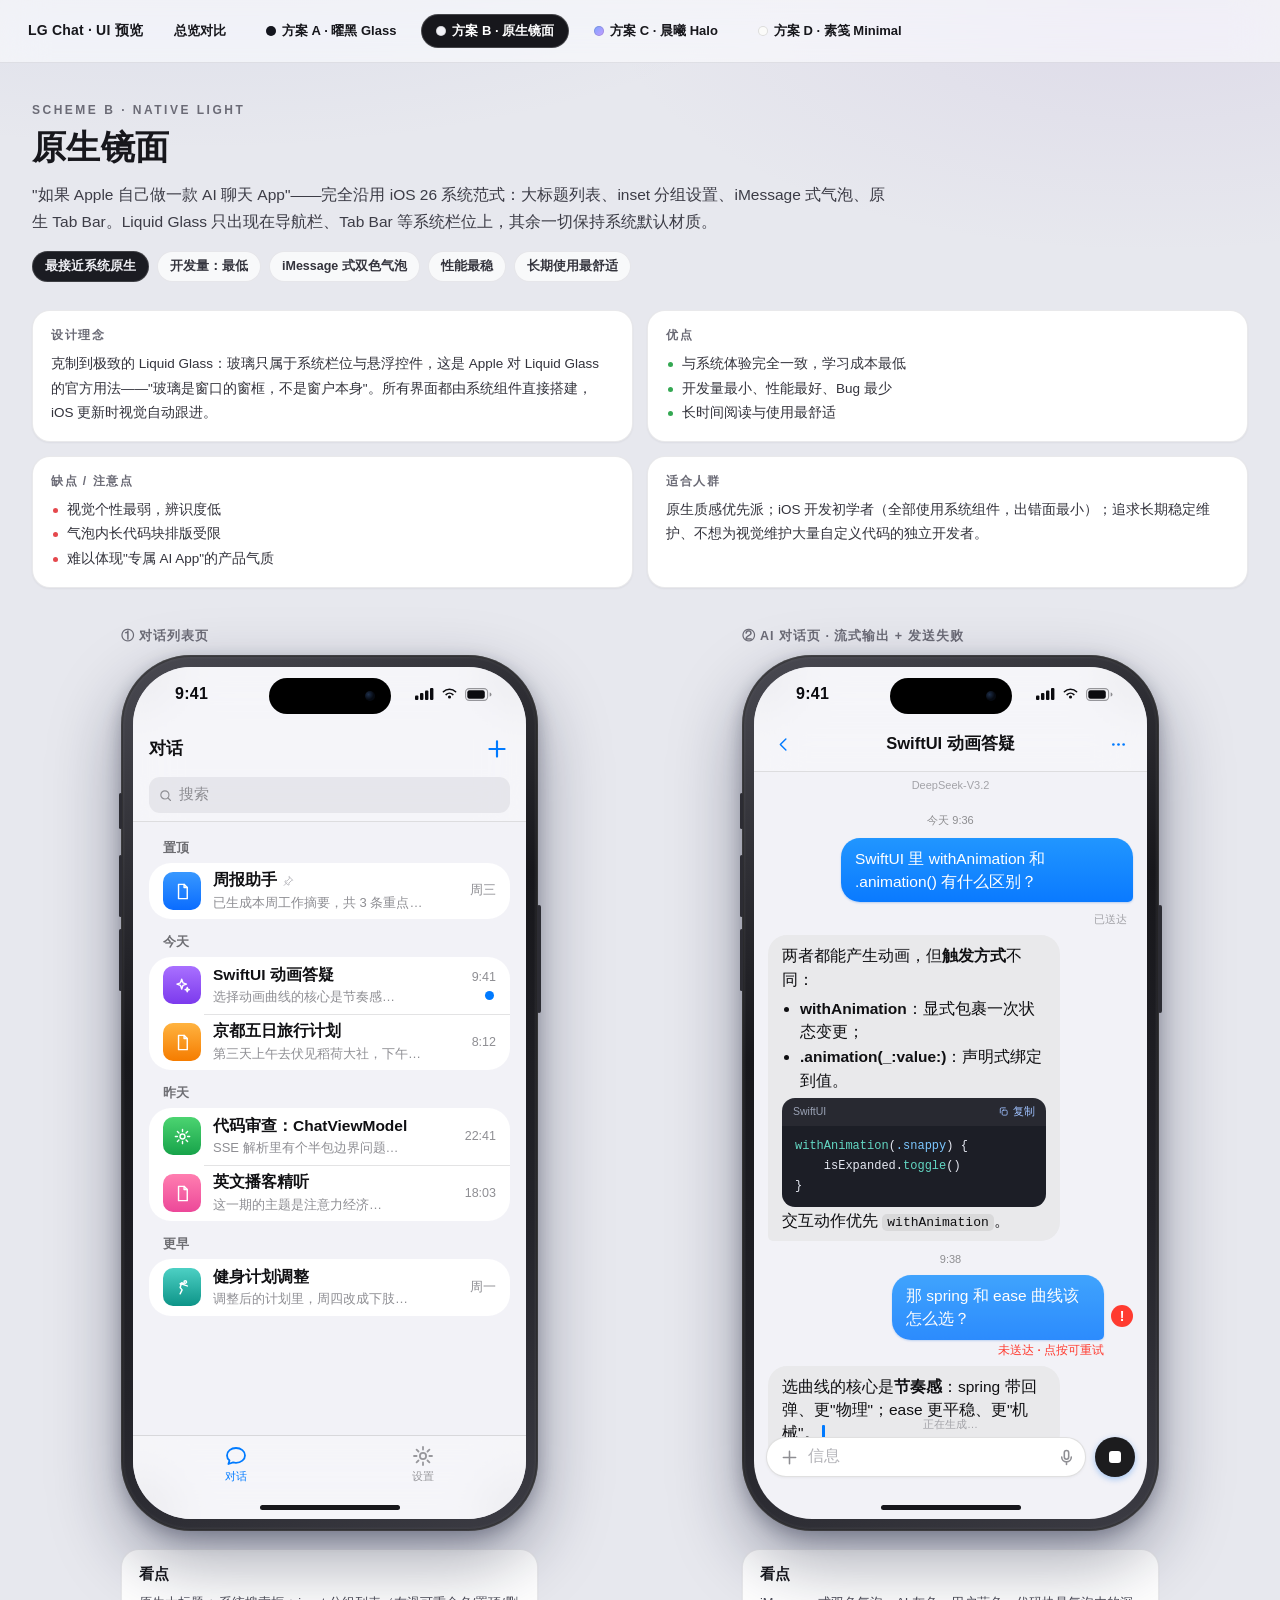
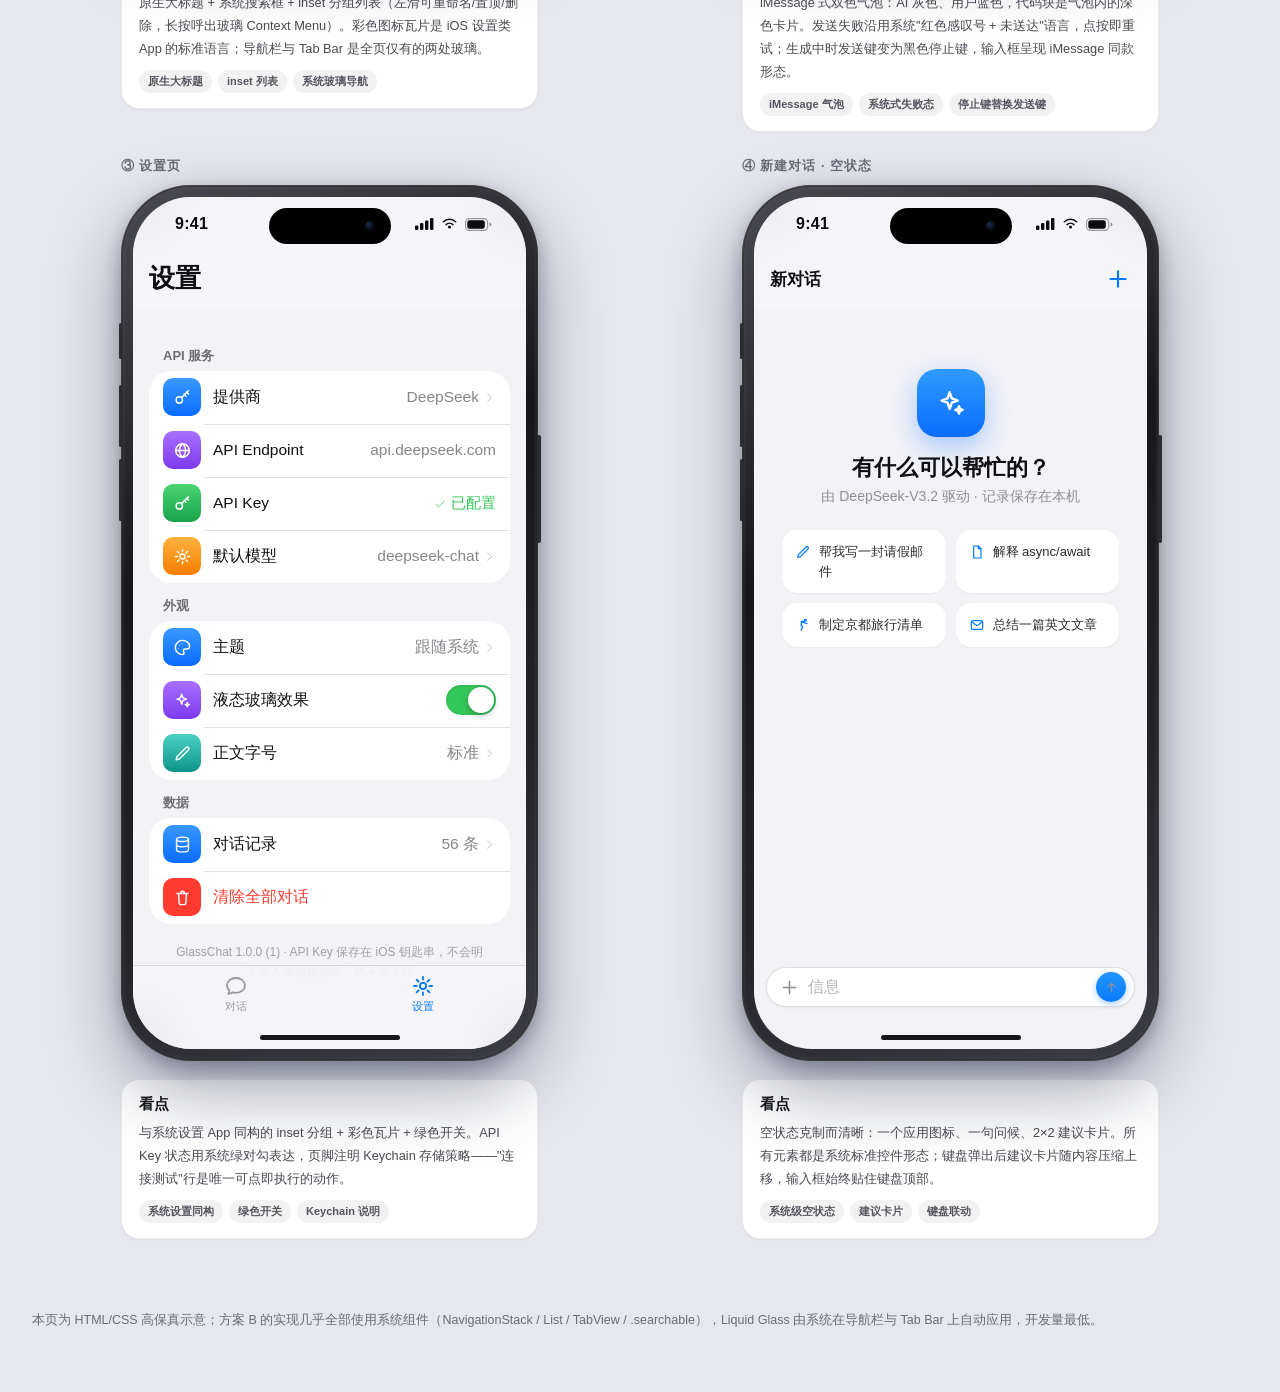
<file: design-previews/scheme-b-native.html>
<!DOCTYPE html>
<html lang="zh-CN">
<head>
<meta charset="UTF-8">
<meta name="viewport" content="width=device-width, initial-scale=1.0">
<title>方案 B · 原生镜面 — Liquid Glass Chat App UI 预览</title>
<link rel="stylesheet" href="assets/preview.css">
<style>
/* ============ 方案 B：原生镜面（浅色 · 最接近系统） ============ */
.screen {
  --bg: #f2f2f7;
  --card: #ffffff;
  --fg: #101013;
  --sec: #8e8e93;
  --sep: rgba(60, 60, 67, 0.14);
  --blue: #007aff;
  color: var(--fg);
  background: var(--bg);
}

/* 系统级玻璃：只用于导航栏 / Tab Bar / 悬浮键盘条 */
.nav-glass {
  background: rgba(247, 247, 249, 0.78);
  backdrop-filter: blur(24px) saturate(1.8);
  -webkit-backdrop-filter: blur(24px) saturate(1.8);
}
.ic { width: 20px; height: 20px; stroke: currentColor; fill: none; stroke-width: 1.8; stroke-linecap: round; stroke-linejoin: round; display: block; }

.content { position: absolute; inset: 0; overflow: hidden; }

/* ---------- ① 对话列表（原生大标题 + inset 列表） ---------- */
.nav-inline {
  position: absolute; top: 0; left: 0; right: 0; z-index: 500;
  padding: 60px 16px 8px;
  border-bottom: 0.5px solid rgba(0, 0, 0, 0.10);
}
.nav-inline .row { display: flex; align-items: center; justify-content: space-between; height: 44px; }
.nav-inline .t { font-size: 17px; font-weight: 650; }
.search-sys {
  margin-top: 6px; height: 36px; border-radius: 11px;
  background: rgba(118, 118, 128, 0.12);
  display: flex; align-items: center; gap: 6px; padding: 0 9px;
  color: #8e8e93; font-size: 15px;
}
.search-sys .ic { width: 15px; height: 15px; }
.plus-blue { color: var(--blue); display: flex; }
.plus-blue .ic { width: 26px; height: 26px; stroke-width: 2; }

.list-pad { padding: 168px 16px 120px; }
.sec-h { margin: 14px 14px 6px; font-size: 13px; font-weight: 600; color: #6d6d72; }
.sec-h:first-child { margin-top: 4px; }
.group { background: var(--card); border-radius: 22px; overflow: hidden; }
.row-item { display: flex; align-items: center; gap: 12px; padding: 7.5px 14px; position: relative; }
.row-item + .row-item::before { content: ""; position: absolute; top: 0; left: 55px; right: 0; height: 0.5px; background: var(--sep); }
.rtile {
  width: 38px; height: 38px; border-radius: 10px; flex: none;
  display: flex; align-items: center; justify-content: center; color: #fff;
}
.rtile .ic { width: 19px; height: 19px; }
.c-blue { background: linear-gradient(180deg, #3898ff, #0a6cff); }
.c-purple { background: linear-gradient(180deg, #a970ff, #7c3aed); }
.c-orange { background: linear-gradient(180deg, #ffb340, #f57c00); }
.c-green { background: linear-gradient(180deg, #4cd471, #17a34a); }
.c-pink { background: linear-gradient(180deg, #ff7eb0, #ec4899); }
.c-teal { background: linear-gradient(180deg, #4dd0c4, #0d9488); }
.rmain { flex: 1; min-width: 0; }
.rtitle { font-size: 15.5px; font-weight: 600; display: flex; align-items: center; gap: 5px; }
.rtitle .ic { width: 12.5px; height: 12.5px; color: #b9b9be; }
.rsub { font-size: 13px; color: var(--sec); margin-top: 2.5px; white-space: nowrap; overflow: hidden; text-overflow: ellipsis; }
.rside { text-align: right; flex: none; color: var(--sec); }
.rtime { font-size: 12.5px; }
.udot { width: 9px; height: 9px; border-radius: 50%; background: var(--blue); margin: 7px 2px 0 auto; }

/* 原生 Tab Bar */
.tabbar-sys {
  position: absolute; bottom: 0; left: 0; right: 0; z-index: 500;
  height: 84px; padding: 8px 10px 26px;
  display: flex; justify-content: space-around;
  border-top: 0.5px solid rgba(0, 0, 0, 0.12);
}
.tab-sys { display: flex; flex-direction: column; align-items: center; gap: 2.5px; width: 90px; font-size: 10.5px; font-weight: 550; color: #97979c; }
.tab-sys .ic { width: 24px; height: 24px; }
.tab-sys.on { color: var(--blue); }

/* ---------- ② 对话页（iMessage 式） ---------- */
.chat-nav {
  position: absolute; top: 0; left: 0; right: 0; z-index: 500;
  padding: 58px 10px 8px;
  display: flex; align-items: center; gap: 4px;
  border-bottom: 0.5px solid rgba(0, 0, 0, 0.10);
}
.chat-nav .nav-title { flex: 1; text-align: center; font-size: 16.5px; font-weight: 650; }
.chat-nav .mini { width: 38px; height: 38px; display: flex; align-items: center; justify-content: center; color: var(--blue); }
.chat-nav .mini .ic { width: 19px; height: 19px; }
.chat-nav .mini.gray { color: var(--blue); }
.model-cap { text-align: center; font-size: 11px; color: #a3a3a8; margin: 6px 0 2px; }

.chat-flow { padding: 142px 14px 150px; display: flex; flex-direction: column; gap: 8px; }
.tstamp { text-align: center; font-size: 11px; color: rgba(0, 0, 0, 0.42); margin: 4px 0 2px; font-weight: 500; }
.msg { display: flex; align-items: flex-end; gap: 6px; }
.msg.u { justify-content: flex-end; }
.bubble { max-width: 80%; padding: 9px 14px; font-size: 15.5px; line-height: 1.5; }
.bubble.u {
  background: linear-gradient(180deg, #2196ff, #0a7aff); color: #fff;
  border-radius: 19px 19px 5px 19px;
  box-shadow: 0 1px 2px rgba(10, 100, 220, 0.25);
}
.bubble.a {
  background: #e9e9eb; color: #0f0f12;
  border-radius: 19px 19px 19px 5px;
}
.bubble.a p { margin: 0 0 6px; }
.bubble.a p:last-child { margin-bottom: 0; }
.bubble.a ul { margin: 0 0 6px; padding-left: 18px; }
.bubble.a li { margin: 2px 0; }
.bubble.a b { font-weight: 650; }
.bubble.a code.inline { font-family: ui-monospace, "SF Mono", Consolas, monospace; font-size: 13px; background: rgba(0, 0, 0, 0.07); padding: 1px 5px; border-radius: 5px; }
.codewrap { margin: 4px 0 2px; border-radius: 13px; overflow: hidden; background: #1c1e26; }
.codewrap .chead { display: flex; justify-content: space-between; align-items: center; padding: 6px 11px; font-size: 10.5px; color: #9aa2b5; background: rgba(255, 255, 255, 0.05); }
.codewrap .chead .cp { display: flex; align-items: center; gap: 4px; color: #9fc2ff; }
.codewrap .chead .cp .ic { width: 11px; height: 11px; }
.codewrap pre { padding: 10px 13px; font-family: ui-monospace, "SF Mono", Consolas, monospace; font-size: 12px; line-height: 1.7; color: #e6e9f2; }
.kw { color: #ff7ab2; } .ty { color: #7cc7ff; } .fn { color: #63d8c4; } .num { color: #ffc48a; }
.delivered { font-size: 10.5px; color: #a3a3a8; text-align: right; margin: 3px 6px 0 0; }

.msg-fail { display: flex; align-items: center; justify-content: flex-end; gap: 7px; }
.fail-ic { width: 22px; height: 22px; border-radius: 50%; background: #ff3b30; color: #fff; display: flex; align-items: center; justify-content: center; font-size: 14px; font-weight: 700; flex: none; }
.fail-note { font-size: 11.5px; color: #ff3b30; margin-top: 3px; text-align: right; font-weight: 550; }

.caret { display: inline-block; width: 3px; height: 0.95em; background: var(--blue); margin-left: 2px; vertical-align: -0.1em; border-radius: 1px; animation: blink 1.05s steps(1) infinite; }
@keyframes blink { 50% { opacity: 0; } }

/* 输入条（iMessage 式） */
.input-sys {
  position: absolute; left: 0; right: 0; bottom: 0; z-index: 500;
  padding: 8px 12px 42px;
  display: flex; align-items: center; gap: 9px;
}
.field {
  flex: 1; height: 40px; border-radius: 20px;
  background: #fff; border: 1px solid rgba(0, 0, 0, 0.12);
  display: flex; align-items: center; gap: 8px; padding: 0 8px 0 12px;
  box-shadow: 0 1px 3px rgba(0, 0, 0, 0.05);
}
.field .ph { flex: 1; font-size: 15.5px; color: #b3b3b8; }
.field .ic { width: 21px; height: 21px; color: #8e8e93; }
.send-c {
  width: 40px; height: 40px; border-radius: 50%;
  background: linear-gradient(180deg, #2196ff, #0a7aff);
  display: flex; align-items: center; justify-content: center; color: #fff;
  box-shadow: 0 2px 6px rgba(10, 110, 235, 0.35);
}
.send-c .ic { width: 19px; height: 19px; stroke-width: 2.1; }
.send-c.stop { background: #1c1c1e; }
.send-c.stop .sq { width: 12px; height: 12px; border-radius: 3px; background: #fff; }
.gen-cap { font-size: 11px; color: #a3a3a8; text-align: center; margin-bottom: 4px; }

/* ---------- ③ 设置页 ---------- */
.set-pad { padding: 150px 16px 110px; }
.row-item .val { font-size: 15.5px; color: #85858b; display: inline-flex; align-items: center; gap: 4px; white-space: nowrap; }
.row-item .val .ic { width: 13px; height: 13px; opacity: 0.5; }
.row-item .val.blue { color: var(--blue); }
.row-item .okc { color: #34c759; display: inline-flex; align-items: center; gap: 4px; font-size: 14.5px; white-space: nowrap; }
.row-item .okc .ic { width: 14px; height: 14px; }
.row-item.danger { color: #ff3b30; }
.row-item.danger .rtile { background: #ff3b30; }
.toggle { width: 50px; height: 30px; border-radius: 999px; background: #34c759; position: relative; flex: none; box-shadow: inset 0 1px 3px rgba(0,0,0,.12); }
.toggle::after { content: ""; position: absolute; top: 2px; right: 2px; width: 26px; height: 26px; border-radius: 50%; background: #fff; box-shadow: 0 2.5px 6px rgba(0,0,0,.25); }
.foot { margin: 18px 22px 0; font-size: 12px; color: #a0a0a5; line-height: 1.7; text-align: center; }

/* ---------- ④ 空状态 ---------- */
.empty-wrap { position: absolute; inset: 0; display: flex; flex-direction: column; align-items: center; padding-top: 172px; }
.empty-wrap .big-ic { width: 68px; height: 68px; border-radius: 20px; background: linear-gradient(180deg, #2f9bff, #0a6cff); display: flex; align-items: center; justify-content: center; color: #fff; box-shadow: 0 10px 26px rgba(10, 108, 255, 0.32); }
.empty-wrap .big-ic .ic { width: 32px; height: 32px; }
.empty-wrap h2 { margin-top: 16px; font-size: 21.5px; font-weight: 750; }
.empty-wrap .sub { margin-top: 6px; font-size: 14px; color: var(--sec); }
.sugg { margin-top: 24px; display: grid; grid-template-columns: 1fr 1fr; gap: 10px; width: calc(100% - 56px); }
.sugg .sg {
  background: #fff; border-radius: 15px; padding: 12px 13px;
  box-shadow: 0 1px 2px rgba(0, 0, 0, 0.05);
  font-size: 13px; color: #2c2c30; line-height: 1.5;
  display: flex; gap: 8px; align-items: flex-start;
}
.sugg .sg .ic { width: 16px; height: 16px; color: var(--blue); flex: none; margin-top: 2px; }
</style>
</head>
<body>

<svg style="display:none" xmlns="http://www.w3.org/2000/svg">
  <symbol id="i-chev-l" viewBox="0 0 24 24"><path d="M15 5l-7 7 7 7"/></symbol>
  <symbol id="i-chev-r" viewBox="0 0 24 24"><path d="M9 5l7 7-7 7"/></symbol>
  <symbol id="i-plus" viewBox="0 0 24 24"><path d="M12 5v14M5 12h14"/></symbol>
  <symbol id="i-search" viewBox="0 0 24 24"><circle cx="11" cy="11" r="6.5"/><path d="M20 20l-4.4-4.4"/></symbol>
  <symbol id="i-dots" viewBox="0 0 24 24"><g fill="currentColor" stroke="none"><circle cx="5.5" cy="12" r="1.7"/><circle cx="12" cy="12" r="1.7"/><circle cx="18.5" cy="12" r="1.7"/></g></symbol>
  <symbol id="i-gear" viewBox="0 0 24 24"><circle cx="12" cy="12" r="3.1"/><path d="M12 3v2.6M12 18.4V21M3 12h2.6M18.4 12H21M5.6 5.6l1.9 1.9M16.5 16.5l1.9 1.9M18.4 5.6l-1.9 1.9M7.5 16.5l-1.9 1.9"/></symbol>
  <symbol id="i-chat" viewBox="0 0 24 24"><path d="M21 11.4c0 4.1-4 7.4-9 7.4-1 0-2-.13-2.9-.38L4.4 20l1.1-3.5C4 15.2 3 13.4 3 11.4 3 7.3 7 4 12 4s9 3.3 9 7.4Z"/></symbol>
  <symbol id="i-up" viewBox="0 0 24 24"><path d="M12 19V5M6 11l6-6 6 6"/></symbol>
  <symbol id="i-stop" viewBox="0 0 24 24"><rect x="7" y="7" width="10" height="10" rx="2.2"/></symbol>
  <symbol id="i-copy" viewBox="0 0 24 24"><rect x="9" y="9" width="11" height="11" rx="2.5"/><path d="M5 15V6.5A2.5 2.5 0 0 1 7.5 4H16"/></symbol>
  <symbol id="i-sparkle" viewBox="0 0 24 24"><path d="M11 4l1.6 4.6L17 10.2l-4.4 1.6L11 16.4 9.4 11.8 5 10.2l4.4-1.6L11 4Z"/><path d="M18 14.5l.7 2 2 .7-2 .7-.7 2-.7-2-2-.7 2-.7.7-2Z"/></symbol>
  <symbol id="i-pin" viewBox="0 0 24 24"><path d="M9.5 14.5 4 20"/><path d="M14 3.5 20.5 10l-2.6.9-4.9 4.9.9 2.6-2.4 1-6-6 1-2.4 2.6.9 4.9-4.9L14 3.5Z"/></symbol>
  <symbol id="i-doc" viewBox="0 0 24 24"><path d="M7 3h7l4 4v14H7z"/><path d="M14 3v4h4"/></symbol>
  <symbol id="i-check" viewBox="0 0 24 24"><path d="M5 12.5l4.5 4.5L19 7.5"/></symbol>
  <symbol id="i-mic" viewBox="0 0 24 24"><rect x="9.5" y="4" width="5" height="10" rx="2.5"/><path d="M6.5 11.5a5.5 5.5 0 0 0 11 0M12 17v3"/></symbol>
  <symbol id="i-key" viewBox="0 0 24 24"><circle cx="8" cy="15" r="4"/><path d="M11 12l8.5-8.5M17 5l2.5 2.5M14 8l2.5 2.5"/></symbol>
  <symbol id="i-db" viewBox="0 0 24 24"><ellipse cx="12" cy="5.5" rx="7.5" ry="2.8"/><path d="M4.5 5.5v13c0 1.55 3.4 2.8 7.5 2.8s7.5-1.25 7.5-2.8v-13M4.5 12c0 1.55 3.4 2.8 7.5 2.8s7.5-1.25 7.5-2.8"/></symbol>
  <symbol id="i-info" viewBox="0 0 24 24"><circle cx="12" cy="12" r="8.5"/><path d="M12 11.2v4.8"/><circle cx="12" cy="8" r="0.55" fill="currentColor" stroke="none"/></symbol>
  <symbol id="i-paint" viewBox="0 0 24 24"><path d="M12 3a9 9 0 1 0 0 18c1.4 0 2-.9 2-2 0-1.3-1-1.7-1-3 0-1 .8-2 2-2h2.5c2 0 3.5-1.4 3.5-3.5C21 6.5 17 3 12 3Z"/><circle cx="8" cy="9" r="0.6" fill="currentColor" stroke="none"/><circle cx="12" cy="7" r="0.6" fill="currentColor" stroke="none"/><circle cx="7" cy="13.5" r="0.6" fill="currentColor" stroke="none"/></symbol>
  <symbol id="i-trash" viewBox="0 0 24 24"><path d="M5 7h14M10 7V5.5A1.5 1.5 0 0 1 11.5 4h1A1.5 1.5 0 0 1 14 5.5V7M7 7l.8 12.1A2 2 0 0 0 9.8 21h4.4a2 2 0 0 0 2-1.9L17 7"/></symbol>
  <symbol id="i-export" viewBox="0 0 24 24"><path d="M12 15V4M8 7.5 12 3.5l4 4"/><path d="M5 13v5.5A2.5 2.5 0 0 0 7.5 21h9a2.5 2.5 0 0 0 2.5-2.5V13"/></symbol>
  <symbol id="i-moon" viewBox="0 0 24 24"><path d="M20 13.6A8.2 8.2 0 0 1 10.4 4 8.2 8.2 0 1 0 20 13.6Z"/></symbol>
  <symbol id="i-globe" viewBox="0 0 24 24"><circle cx="12" cy="12" r="8.5"/><path d="M3.5 12h17M12 3.5c2.6 2.3 4 5.1 4 8.5s-1.4 6.2-4 8.5c-2.6-2.3-4-5.1-4-8.5s1.4-6.2 4-8.5Z"/></symbol>
  <symbol id="i-flask" viewBox="0 0 24 24"><path d="M9.5 3h5M10 3v6l-5 9.5A1.8 1.8 0 0 0 6.6 21h10.8a1.8 1.8 0 0 0 1.6-2.5L14 9V3"/></symbol>
  <symbol id="i-mail" viewBox="0 0 24 24"><rect x="3.5" y="5.5" width="17" height="13" rx="2.5"/><path d="M4.5 7.5 12 13l7.5-5.5"/></symbol>
  <symbol id="i-pen" viewBox="0 0 24 24"><path d="M4 20l1-4L16.5 4.5a2.1 2.1 0 0 1 3 3L8 19l-4 1Z"/></symbol>
  <symbol id="i-run" viewBox="0 0 24 24"><circle cx="15.5" cy="5" r="1.6"/><path d="M9 20l2.5-5L9 12l1.5-4.5L15 9l3 1M9 7.5 11 6l3 1.5"/></symbol>
</svg>

<nav class="scheme-nav">
  <span class="brand">LG Chat · UI 预览</span>
  <a href="index.html">总览对比</a>
  <a href="scheme-a-dark.html"><span class="sw" style="background:#14161f"></span>方案 A · 曜黑 Glass</a>
  <a href="scheme-b-native.html" class="current"><span class="sw" style="background:#f2f2f7"></span>方案 B · 原生镜面</a>
  <a href="scheme-c-halo.html"><span class="sw" style="background:linear-gradient(135deg,#7aa5ff,#c79bff)"></span>方案 C · 晨曦 Halo</a>
  <a href="scheme-d-minimal.html"><span class="sw" style="background:#fbfbf9"></span>方案 D · 素笺 Minimal</a>
</nav>

<header class="hero">
  <div class="kicker-row"><span class="kicker">Scheme B · Native Light</span></div>
  <h1>原生镜面</h1>
  <p class="tagline">"如果 Apple 自己做一款 AI 聊天 App"——完全沿用 iOS 26 系统范式：大标题列表、inset 分组设置、iMessage 式气泡、原生 Tab Bar。Liquid Glass 只出现在导航栏、Tab Bar 等系统栏位上，其余一切保持系统默认材质。</p>
  <div class="badges">
    <span class="badge dark">最接近系统原生</span>
    <span class="badge">开发量：最低</span>
    <span class="badge">iMessage 式双色气泡</span>
    <span class="badge">性能最稳</span>
    <span class="badge">长期使用最舒适</span>
  </div>
</header>

<section class="panel">
  <div class="cell"><h4>设计理念</h4><p>克制到极致的 Liquid Glass：玻璃只属于系统栏位与悬浮控件，这是 Apple 对 Liquid Glass 的官方用法——"玻璃是窗口的窗框，不是窗户本身"。所有界面都由系统组件直接搭建，iOS 更新时视觉自动跟进。</p></div>
  <div class="cell good"><h4>优点</h4><ul><li>与系统体验完全一致，学习成本最低</li><li>开发量最小、性能最好、Bug 最少</li><li>长时间阅读与使用最舒适</li></ul></div>
  <div class="cell bad"><h4>缺点 / 注意点</h4><ul><li>视觉个性最弱，辨识度低</li><li>气泡内长代码块排版受限</li><li>难以体现"专属 AI App"的产品气质</li></ul></div>
  <div class="cell"><h4>适合人群</h4><p>原生质感优先派；iOS 开发初学者（全部使用系统组件，出错面最小）；追求长期稳定维护、不想为视觉维护大量自定义代码的独立开发者。</p></div>
</section>

<main class="stage">

  <!-- ① 对话列表 -->
  <div class="device-col">
    <span class="screen-no">① 对话列表页</span>
    <div class="phone">
      <span class="side-btn btn-power"></span><span class="side-btn btn-vol-up"></span><span class="side-btn btn-vol-dn"></span><span class="side-btn btn-action"></span>
      <div class="screen" data-status="dark">
        <main class="content list-pad">
          <div class="sec-h">置顶</div>
          <div class="group">
            <div class="row-item">
              <span class="rtile c-blue"><svg class="ic"><use href="#i-doc"/></svg></span>
              <div class="rmain">
                <div class="rtitle">周报助手 <svg class="ic"><use href="#i-pin"/></svg></div>
                <div class="rsub">已生成本周工作摘要，共 3 条重点…</div>
              </div>
              <div class="rside"><div class="rtime">周三</div></div>
            </div>
          </div>

          <div class="sec-h">今天</div>
          <div class="group">
            <div class="row-item">
              <span class="rtile c-purple"><svg class="ic"><use href="#i-sparkle"/></svg></span>
              <div class="rmain">
                <div class="rtitle">SwiftUI 动画答疑</div>
                <div class="rsub">选择动画曲线的核心是节奏感…</div>
              </div>
              <div class="rside"><div class="rtime">9:41</div><div class="udot"></div></div>
            </div>
            <div class="row-item">
              <span class="rtile c-orange"><svg class="ic"><use href="#i-doc"/></svg></span>
              <div class="rmain">
                <div class="rtitle">京都五日旅行计划</div>
                <div class="rsub">第三天上午去伏见稻荷大社，下午…</div>
              </div>
              <div class="rside"><div class="rtime">8:12</div></div>
            </div>
          </div>

          <div class="sec-h">昨天</div>
          <div class="group">
            <div class="row-item">
              <span class="rtile c-green"><svg class="ic"><use href="#i-gear"/></svg></span>
              <div class="rmain">
                <div class="rtitle">代码审查：ChatViewModel</div>
                <div class="rsub">SSE 解析里有个半包边界问题…</div>
              </div>
              <div class="rside"><div class="rtime">22:41</div></div>
            </div>
            <div class="row-item">
              <span class="rtile c-pink"><svg class="ic"><use href="#i-doc"/></svg></span>
              <div class="rmain">
                <div class="rtitle">英文播客精听</div>
                <div class="rsub">这一期的主题是注意力经济…</div>
              </div>
              <div class="rside"><div class="rtime">18:03</div></div>
            </div>
          </div>

          <div class="sec-h">更早</div>
          <div class="group">
            <div class="row-item">
              <span class="rtile c-teal"><svg class="ic"><use href="#i-run"/></svg></span>
              <div class="rmain">
                <div class="rtitle">健身计划调整</div>
                <div class="rsub">调整后的计划里，周四改成下肢…</div>
              </div>
              <div class="rside"><div class="rtime">周一</div></div>
            </div>
          </div>
        </main>

        <header class="nav-inline nav-glass">
          <div class="row">
            <span class="t">对话</span>
            <span class="plus-blue"><svg class="ic"><use href="#i-plus"/></svg></span>
          </div>
          <div class="search-sys"><svg class="ic"><use href="#i-search"/></svg>搜索</div>
        </header>

        <footer class="tabbar-sys nav-glass">
          <div class="tab-sys on"><svg class="ic"><use href="#i-chat"/></svg>对话</div>
          <div class="tab-sys"><svg class="ic"><use href="#i-gear"/></svg>设置</div>
        </footer>
      </div>
    </div>
    <div class="caption">
      <h3>看点</h3>
      <p>原生大标题 + 系统搜索框 + inset 分组列表（左滑可重命名/置顶/删除，长按呼出玻璃 Context Menu）。彩色图标瓦片是 iOS 设置类 App 的标准语言；导航栏与 Tab Bar 是全页仅有的两处玻璃。</p>
      <div class="tags"><span>原生大标题</span><span>inset 列表</span><span>系统玻璃导航</span></div>
    </div>
  </div>

  <!-- ② 对话页 -->
  <div class="device-col">
    <span class="screen-no">② AI 对话页 · 流式输出 + 发送失败</span>
    <div class="phone">
      <span class="side-btn btn-power"></span><span class="side-btn btn-vol-up"></span><span class="side-btn btn-vol-dn"></span><span class="side-btn btn-action"></span>
      <div class="screen" data-status="dark">
        <main class="content chat-flow">
          <div class="tstamp">今天 9:36</div>

          <div class="msg u">
            <div class="bubble u">SwiftUI 里 withAnimation 和 .animation() 有什么区别？</div>
          </div>
          <div class="delivered">已送达</div>

          <div class="msg">
            <div class="bubble a">
              <p>两者都能产生动画，但<b>触发方式</b>不同：</p>
              <ul>
                <li><b>withAnimation</b>：显式包裹一次状态变更；</li>
                <li><b>.animation(_:value:)</b>：声明式绑定到值。</li>
              </ul>
              <div class="codewrap">
                <div class="chead"><span>SwiftUI</span><span class="cp"><svg class="ic"><use href="#i-copy"/></svg>复制</span></div>
                <pre><span class="fn">withAnimation</span>(<span class="ty">.snappy</span>) {
    isExpanded.<span class="fn">toggle</span>()
}</pre>
              </div>
              <p>交互动作优先 <code class="inline">withAnimation</code>。</p>
            </div>
          </div>

          <div class="tstamp">9:38</div>
          <div class="msg-fail">
            <div style="display:flex;flex-direction:column;align-items:flex-end;">
              <div class="bubble u" style="opacity:.85;">那 spring 和 ease 曲线该怎么选？</div>
              <div class="fail-note">未送达 · 点按可重试</div>
            </div>
            <span class="fail-ic">!</span>
          </div>

          <div class="msg">
            <div class="bubble a">选曲线的核心是<b>节奏感</b>：spring 带回弹、更"物理"；ease 更平稳、更"机械"。<span class="caret"></span></div>
          </div>
        </main>

        <header class="chat-nav nav-glass">
          <div class="mini"><svg class="ic"><use href="#i-chev-l"/></svg></div>
          <div class="nav-title">SwiftUI 动画答疑</div>
          <div class="mini"><svg class="ic"><use href="#i-dots"/></svg></div>
        </header>
        <div class="model-cap" style="position:absolute;top:106px;left:0;right:0;z-index:500;">DeepSeek-V3.2</div>

        <footer class="input-sys">
          <div style="position:absolute;top:2px;left:0;right:0;" class="gen-cap">正在生成…</div>
          <div class="field" style="margin-top:14px;">
            <svg class="ic"><use href="#i-plus"/></svg>
            <span class="ph">信息</span>
            <svg class="ic"><use href="#i-mic"/></svg>
          </div>
          <span class="send-c stop" style="margin-top:14px;"><span class="sq"></span></span>
        </footer>

        <footer class="tabbar-sys nav-glass" style="display:none;"></footer>
      </div>
    </div>
    <div class="caption">
      <h3>看点</h3>
      <p>iMessage 式双色气泡：AI 灰色、用户蓝色，代码块是气泡内的深色卡片。发送失败沿用系统"红色感叹号 + 未送达"语言，点按即重试；生成中时发送键变为黑色停止键，输入框呈现 iMessage 同款形态。</p>
      <div class="tags"><span>iMessage 气泡</span><span>系统式失败态</span><span>停止键替换发送键</span></div>
    </div>
  </div>

  <!-- ③ 设置页 -->
  <div class="device-col">
    <span class="screen-no">③ 设置页</span>
    <div class="phone">
      <span class="side-btn btn-power"></span><span class="side-btn btn-vol-up"></span><span class="side-btn btn-vol-dn"></span><span class="side-btn btn-action"></span>
      <div class="screen" data-status="dark">
        <main class="content set-pad">
          <div class="sec-h" style="margin-top:0;">API 服务</div>
          <div class="group">
            <div class="row-item">
              <span class="rtile c-blue"><svg class="ic"><use href="#i-key"/></svg></span>
              <span class="rmain" style="font-size:15.5px;">提供商</span>
              <span class="val">DeepSeek<svg class="ic"><use href="#i-chev-r"/></svg></span>
            </div>
            <div class="row-item">
              <span class="rtile c-purple"><svg class="ic"><use href="#i-globe"/></svg></span>
              <span class="rmain" style="font-size:15.5px;">API Endpoint</span>
              <span class="val">api.deepseek.com</span>
            </div>
            <div class="row-item">
              <span class="rtile c-green"><svg class="ic"><use href="#i-key"/></svg></span>
              <span class="rmain" style="font-size:15.5px;">API Key</span>
              <span class="val okc"><svg class="ic"><use href="#i-check"/></svg>已配置</span>
            </div>
            <div class="row-item">
              <span class="rtile c-orange"><svg class="ic"><use href="#i-gear"/></svg></span>
              <span class="rmain" style="font-size:15.5px;">默认模型</span>
              <span class="val">deepseek-chat<svg class="ic"><use href="#i-chev-r"/></svg></span>
            </div>
          </div>

          <div class="sec-h">外观</div>
          <div class="group">
            <div class="row-item">
              <span class="rtile c-blue"><svg class="ic"><use href="#i-paint"/></svg></span>
              <span class="rmain" style="font-size:15.5px;">主题</span>
              <span class="val">跟随系统<svg class="ic"><use href="#i-chev-r"/></svg></span>
            </div>
            <div class="row-item">
              <span class="rtile c-purple"><svg class="ic"><use href="#i-sparkle"/></svg></span>
              <span class="rmain" style="font-size:15.5px;">液态玻璃效果</span>
              <span class="toggle"></span>
            </div>
            <div class="row-item">
              <span class="rtile c-teal"><svg class="ic"><use href="#i-pen"/></svg></span>
              <span class="rmain" style="font-size:15.5px;">正文字号</span>
              <span class="val">标准<svg class="ic"><use href="#i-chev-r"/></svg></span>
            </div>
          </div>

          <div class="sec-h">数据</div>
          <div class="group">
            <div class="row-item">
              <span class="rtile c-blue"><svg class="ic"><use href="#i-db"/></svg></span>
              <span class="rmain" style="font-size:15.5px;">对话记录</span>
              <span class="val">56 条<svg class="ic"><use href="#i-chev-r"/></svg></span>
            </div>
            <div class="row-item danger">
              <span class="rtile"><svg class="ic"><use href="#i-trash"/></svg></span>
              <span class="rmain" style="font-size:15.5px;">清除全部对话</span>
              <span class="val"></span>
            </div>
          </div>

          <div class="foot">GlassChat 1.0.0 (1) · API Key 保存在 iOS 钥匙串，不会明文写入本地数据库，也不会上传</div>
        </main>

        <header class="nav-inline nav-glass" style="border-bottom:none;">
          <div class="row"><span class="t" style="font-size:26px;font-weight:750;">设置</span><span></span></div>
        </header>

        <footer class="tabbar-sys nav-glass">
          <div class="tab-sys"><svg class="ic"><use href="#i-chat"/></svg>对话</div>
          <div class="tab-sys on"><svg class="ic"><use href="#i-gear"/></svg>设置</div>
        </footer>
      </div>
    </div>
    <div class="caption">
      <h3>看点</h3>
      <p>与系统设置 App 同构的 inset 分组 + 彩色瓦片 + 绿色开关。API Key 状态用系统绿对勾表达，页脚注明 Keychain 存储策略——"连接测试"行是唯一可点即执行的动作。</p>
      <div class="tags"><span>系统设置同构</span><span>绿色开关</span><span>Keychain 说明</span></div>
    </div>
  </div>

  <!-- ④ 空状态 -->
  <div class="device-col">
    <span class="screen-no">④ 新建对话 · 空状态</span>
    <div class="phone">
      <span class="side-btn btn-power"></span><span class="side-btn btn-vol-up"></span><span class="side-btn btn-vol-dn"></span><span class="side-btn btn-action"></span>
      <div class="screen" data-status="dark">
        <div class="empty-wrap">
          <div class="big-ic"><svg class="ic"><use href="#i-sparkle"/></svg></div>
          <h2>有什么可以帮忙的？</h2>
          <div class="sub">由 DeepSeek-V3.2 驱动 · 记录保存在本机</div>
          <div class="sugg">
            <div class="sg"><svg class="ic"><use href="#i-pen"/></svg>帮我写一封请假邮件</div>
            <div class="sg"><svg class="ic"><use href="#i-doc"/></svg>解释 async/await</div>
            <div class="sg"><svg class="ic"><use href="#i-run"/></svg>制定京都旅行清单</div>
            <div class="sg"><svg class="ic"><use href="#i-mail"/></svg>总结一篇英文文章</div>
          </div>
        </div>

        <header class="nav-inline nav-glass" style="border-bottom:none;">
          <div class="row"><span class="t">新对话</span><span class="plus-blue"><svg class="ic"><use href="#i-plus"/></svg></span></div>
        </header>

        <footer class="input-sys">
          <div class="field">
            <svg class="ic"><use href="#i-plus"/></svg>
            <span class="ph">信息</span>
            <span class="send-c" style="width:30px;height:30px;"><svg class="ic" style="width:15px;height:15px;"><use href="#i-up"/></svg></span>
          </div>
        </footer>

      </div>
    </div>
    <div class="caption">
      <h3>看点</h3>
      <p>空状态克制而清晰：一个应用图标、一句问候、2×2 建议卡片。所有元素都是系统标准控件形态；键盘弹出后建议卡片随内容压缩上移，输入框始终贴住键盘顶部。</p>
      <div class="tags"><span>系统级空状态</span><span>建议卡片</span><span>键盘联动</span></div>
    </div>
  </div>

</main>

<footer class="footnote">
  本页为 HTML/CSS 高保真示意；方案 B 的实现几乎全部使用系统组件（NavigationStack / List / TabView / .searchable），Liquid Glass 由系统在导航栏与 Tab Bar 上自动应用，开发量最低。
</footer>

<script src="assets/preview.js"></script>
</body>
</html>
</file>
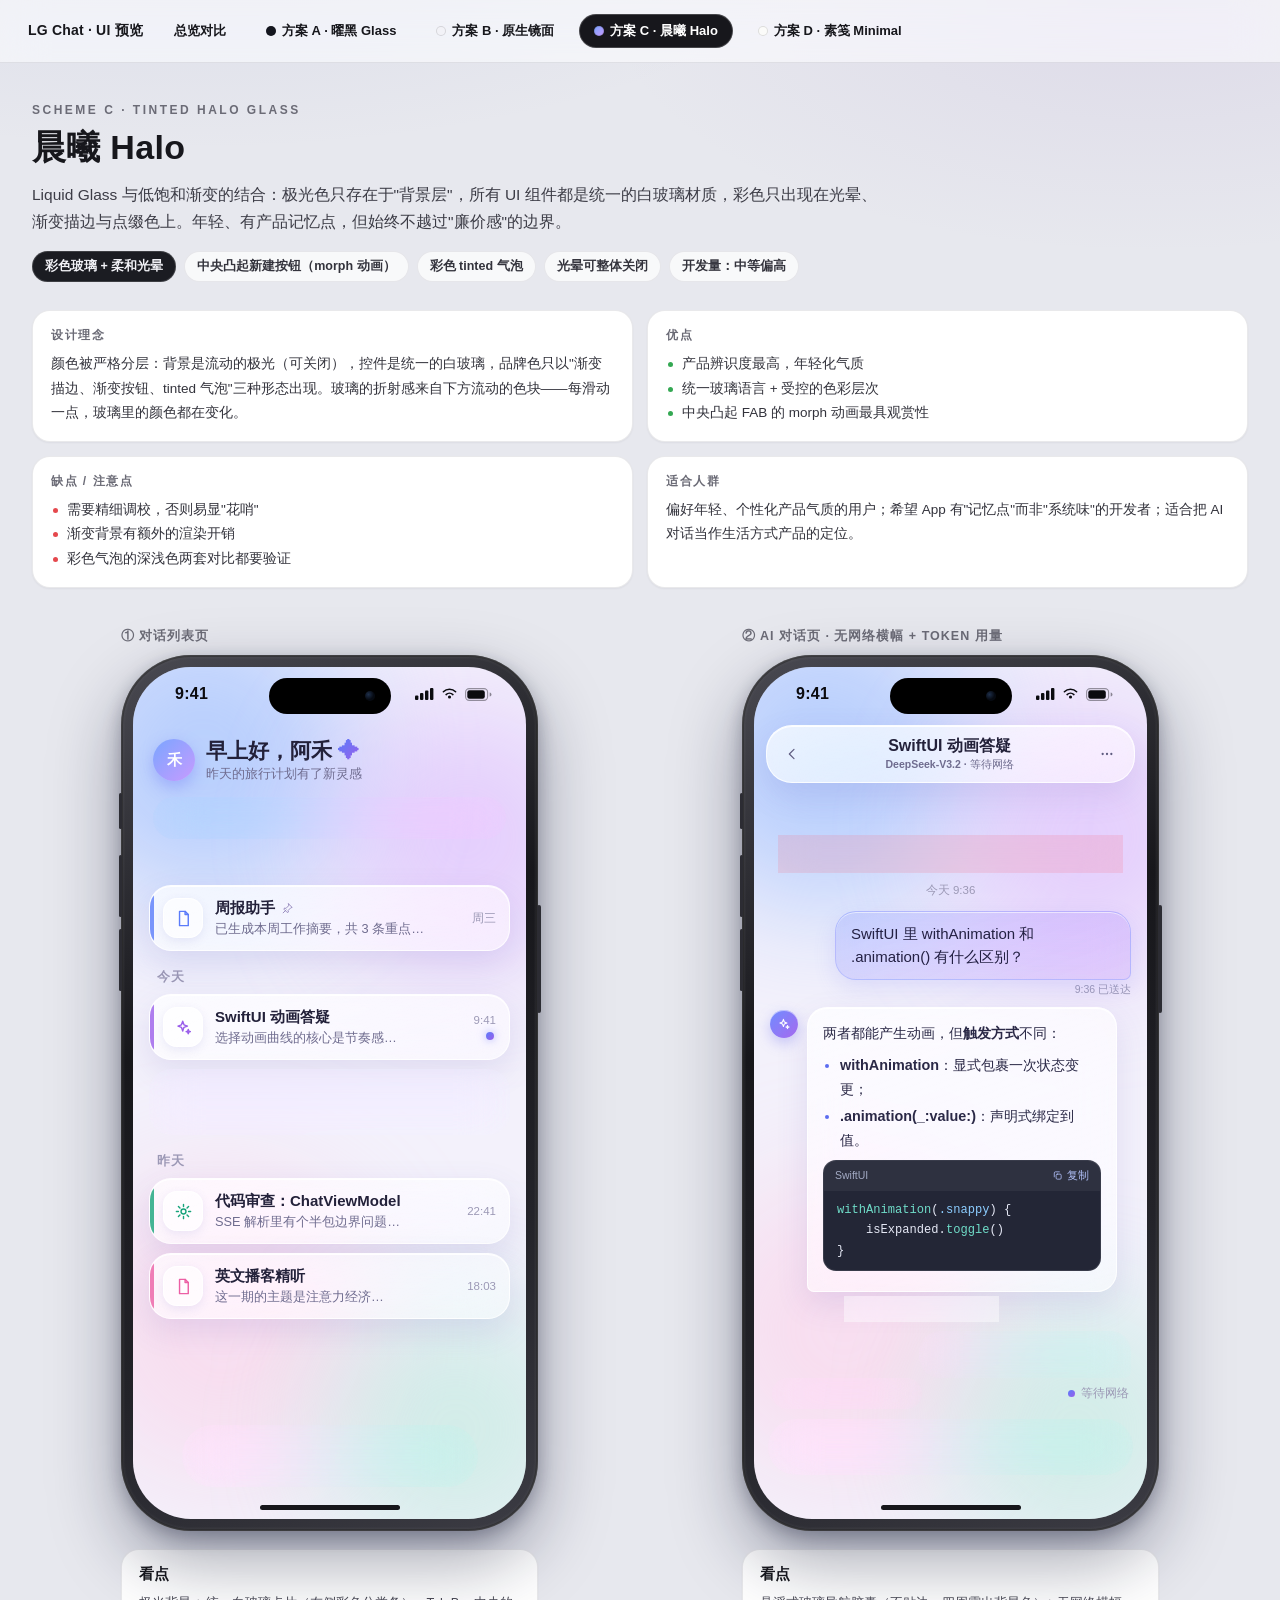
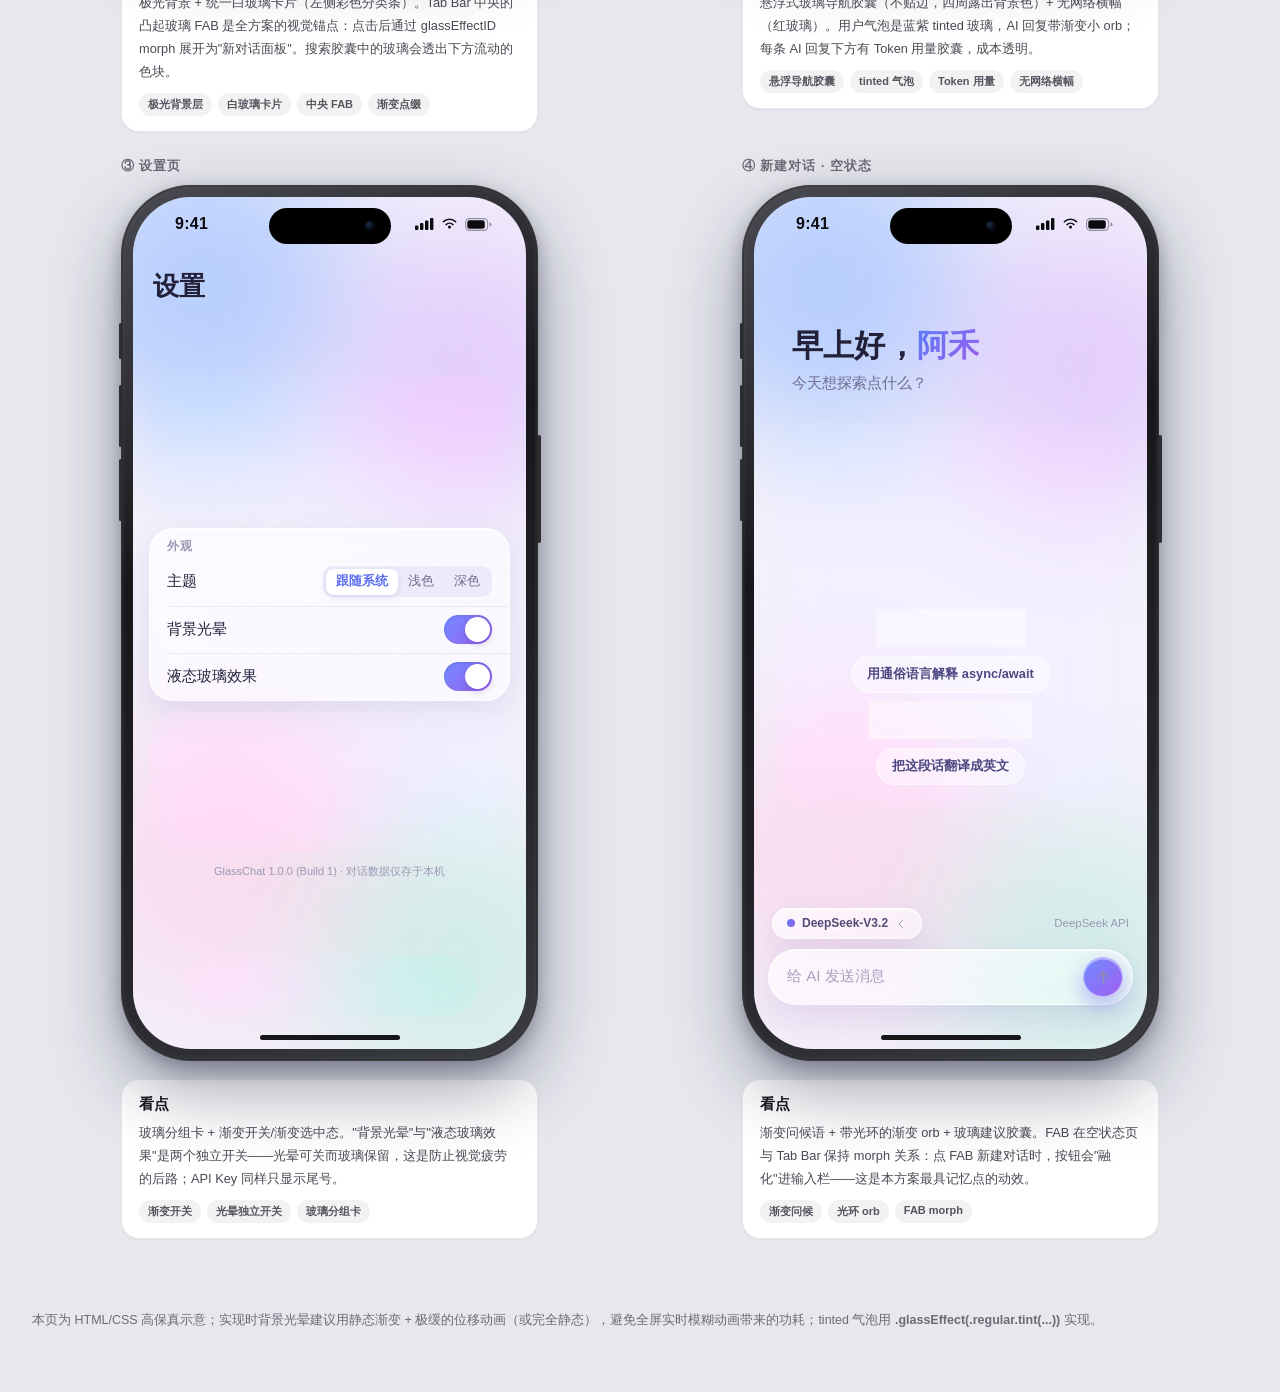
<file: design-previews/scheme-c-halo.html>
<!DOCTYPE html>
<html lang="zh-CN">
<head>
<meta charset="UTF-8">
<meta name="viewport" content="width=device-width, initial-scale=1.0">
<title>方案 C · 晨曦 Halo — Liquid Glass Chat App UI 预览</title>
<link rel="stylesheet" href="assets/preview.css">
<style>
/* ============ 方案 C：晨曦 Halo（彩色玻璃） ============ */
.screen {
  --fg: #23213a;
  --sec: #6f6c8f;
  --faint: #9b98b5;
  --acc1: #5b7cfa;
  --acc2: #9a5eea;
  --acc: #5b6cf0;
  color: var(--fg);
  background: #f3f1fb;
}
.blob { position: absolute; border-radius: 50%; filter: blur(58px); pointer-events: none; }
.b1 { width: 300px; height: 300px; left: -80px; top: -60px; background: rgba(138, 180, 255, 0.55); }
.b2 { width: 260px; height: 260px; right: -70px; top: 40px; background: rgba(211, 165, 255, 0.45); }
.b3 { width: 300px; height: 300px; left: -60px; bottom: 40px; background: rgba(255, 196, 225, 0.42); }
.b4 { width: 260px; height: 260px; right: -60px; bottom: -40px; background: rgba(165, 232, 208, 0.42); }

.glass {
  background: linear-gradient(160deg, rgba(255, 255, 255, 0.72), rgba(255, 255, 255, 0.5));
  backdrop-filter: blur(24px) saturate(1.7);
  -webkit-backdrop-filter: blur(24px) saturate(1.7);
  border: 1px solid rgba(255, 255, 255, 0.78);
  box-shadow: inset 0 1px 0 rgba(255, 255, 255, 0.9), 0 12px 32px rgba(90, 80, 180, 0.13);
}
.glass-soft {
  background: rgba(255, 255, 255, 0.45);
  backdrop-filter: blur(16px) saturate(1.5);
  -webkit-backdrop-filter: blur(16px) saturate(1.5);
  border: 1px solid rgba(255, 255, 255, 0.6);
}
.grad { background: linear-gradient(135deg, var(--acc1), var(--acc2)); }
.grad-ring {
  border: 1.6px solid transparent;
  background: linear-gradient(#fff, #fff) padding-box, linear-gradient(135deg, var(--acc1), var(--acc2)) border-box;
}
.grad-text { background: linear-gradient(135deg, var(--acc1), var(--acc2)); -webkit-background-clip: text; background-clip: text; color: transparent; }
.ic { width: 20px; height: 20px; stroke: currentColor; fill: none; stroke-width: 1.8; stroke-linecap: round; stroke-linejoin: round; display: block; }

.content { position: absolute; inset: 0; overflow: hidden; padding: 0 16px; }

/* ---------- ① 对话列表 ---------- */
.head { position: absolute; top: 0; left: 0; right: 0; padding: 70px 20px 0; z-index: 400; }
.head .row { display: flex; align-items: center; gap: 11px; }
.avatar { width: 42px; height: 42px; border-radius: 50%; background: linear-gradient(135deg, #7aa5ff, #c79bff); display: flex; align-items: center; justify-content: center; color: #fff; font-size: 15px; font-weight: 700; box-shadow: 0 6px 16px rgba(110, 120, 250, 0.4); }
.hello-t { font-size: 21px; font-weight: 800; }
.hello-s { font-size: 12.5px; color: var(--sec); margin-top: 1px; }
.search {
  margin-top: 14px; height: 42px; border-radius: 999px;
  display: flex; align-items: center; gap: 8px; padding: 0 15px;
  color: var(--faint); font-size: 15px;
}
.search .ic { width: 16px; height: 16px; }

.sec-label { margin: 18px 8px 8px; font-size: 12.5px; font-weight: 700; color: var(--faint); letter-spacing: 0.5px; }
.conv-card { display: flex; align-items: center; gap: 12px; padding: 12px 13px; border-radius: 22px; margin-bottom: 9px; position: relative; overflow: hidden; }
.conv-card::before { content: ""; position: absolute; left: 0; top: 14%; bottom: 14%; width: 3.5px; border-radius: 4px; background: var(--bar, var(--acc1)); opacity: .8; }
.conv-card .tile { width: 40px; height: 40px; border-radius: 14px; flex: none; display: flex; align-items: center; justify-content: center; background: rgba(255, 255, 255, 0.66); border: 1px solid rgba(255, 255, 255, 0.8); box-shadow: 0 3px 10px rgba(100, 100, 190, 0.12); }
.conv-card .tile .ic { width: 19px; height: 19px; }
.g-blue { color: #5b7cfa; } .g-violet { color: #9a5eea; } .g-pink { color: #ec5fa4; } .g-green { color: #16a37a; } .g-orange { color: #ef8b37; }
.conv-main { flex: 1; min-width: 0; }
.conv-title { font-size: 15px; font-weight: 700; display: flex; align-items: center; gap: 6px; }
.conv-title .ic { width: 13px; height: 13px; color: #9a8cc0; }
.conv-sub { font-size: 12.8px; color: var(--sec); margin-top: 3px; white-space: nowrap; overflow: hidden; text-overflow: ellipsis; }
.conv-time { font-size: 11.5px; color: var(--faint); }
.udot { width: 8px; height: 8px; border-radius: 50%; background: linear-gradient(135deg, var(--acc1), var(--acc2)); margin: 6px 2px 0 auto; box-shadow: 0 0 8px rgba(122, 130, 250, 0.65); }

.tabbar-halo {
  position: absolute; bottom: 32px; left: 50%; transform: translateX(-50%);
  width: 296px; height: 62px; border-radius: 999px;
  display: flex; align-items: center; justify-content: space-between;
  z-index: 500; padding: 0 26px;
}
.tab-item { display: flex; flex-direction: column; align-items: center; gap: 3px; font-size: 10.5px; font-weight: 600; color: var(--faint); }
.tab-item .ic { width: 21px; height: 21px; }
.tab-item.on { color: var(--acc); }
.fab {
  position: absolute; left: 50%; top: -24px; transform: translateX(-50%);
  width: 56px; height: 56px; border-radius: 50%;
  display: flex; align-items: center; justify-content: center;
  color: #fff; z-index: 501;
  background: linear-gradient(#fff, #fff) padding-box, linear-gradient(135deg, var(--acc1), var(--acc2)) border-box;
  border: 1.6px solid transparent;
  box-shadow: 0 14px 30px rgba(105, 100, 240, 0.45), inset 0 1px 0 rgba(255, 255, 255, 0.6);
}
.fab::before { content: ""; position: absolute; inset: 4px; border-radius: 50%; background: linear-gradient(135deg, #6f8cff, #a86bf0); box-shadow: inset 0 1.5px 0 rgba(255, 255, 255, 0.45); }
.fab .ic { position: relative; width: 22px; height: 22px; stroke-width: 2.1; color: #fff; }
.list-pad { padding: 218px 16px 130px; }

/* ---------- ② 对话页 ---------- */
.chat-nav {
  position: absolute; top: 0; left: 0; right: 0; z-index: 500;
  margin: 58px 12px 0; padding: 10px 10px 10px 8px;
  border-radius: 26px;
  display: flex; align-items: center; gap: 8px;
}
.chat-nav .nav-title { flex: 1; text-align: center; font-size: 16px; font-weight: 750; }
.chat-nav .nav-title .st { display: block; font-size: 10.5px; color: var(--sec); font-weight: 550; margin-top: 1px; }
.mini-btn { width: 34px; height: 34px; border-radius: 50%; display: flex; align-items: center; justify-content: center; color: #5f5c80; flex: none; }
.mini-btn .ic { width: 16px; height: 16px; }
.net-banner {
  position: absolute; top: 168px; left: 24px; right: 24px; z-index: 500;
  display: flex; align-items: center; gap: 8px; justify-content: center;
  padding: 9px 14px; border-radius: 16px;
  background: rgba(255, 92, 112, 0.16);
  border: 1px solid rgba(255, 92, 112, 0.30);
  backdrop-filter: blur(18px); -webkit-backdrop-filter: blur(18px);
  font-size: 12.5px; font-weight: 600; color: #d5385a;
}
.net-banner .ic { width: 15px; height: 15px; }
.chat-flow { padding: 214px 16px 156px; display: flex; flex-direction: column; gap: 10px; }
.tstamp { text-align: center; font-size: 11.5px; color: var(--faint); margin: 2px 0 3px; }

.msg-user { display: flex; flex-direction: column; align-items: flex-end; }
.bubble-user {
  max-width: 82%; padding: 11px 15px;
  border-radius: 21px; border-bottom-right-radius: 7px;
  font-size: 15px; line-height: 1.5; color: #232043;
  background: linear-gradient(160deg, rgba(122, 140, 255, 0.26), rgba(165, 110, 245, 0.20));
  backdrop-filter: blur(18px) saturate(1.6);
  -webkit-backdrop-filter: blur(18px) saturate(1.6);
  border: 1px solid rgba(122, 140, 255, 0.35);
  box-shadow: inset 0 1px 0 rgba(255, 255, 255, 0.55), 0 8px 22px rgba(110, 110, 240, 0.16);
}
.msg-meta { font-size: 10.5px; color: var(--faint); margin-top: 3px; }

.msg-ai { display: flex; gap: 9px; max-width: 96%; }
.ai-orb {
  width: 28px; height: 28px; border-radius: 50%; flex: none; margin-top: 3px;
  background: linear-gradient(135deg, #6f8cff, #a86bf0);
  display: flex; align-items: center; justify-content: center; color: #fff;
  box-shadow: 0 5px 14px rgba(110, 110, 240, 0.35), inset 0 1px 0 rgba(255, 255, 255, 0.5);
}
.ai-orb .ic { width: 14px; height: 14px; }
.ai-body { flex: 1; min-width: 0; }
.ai-card {
  border-radius: 20px; border-bottom-left-radius: 7px;
  padding: 13px 15px; font-size: 14.4px; line-height: 1.7; color: #2b2947;
}
.ai-card p { margin: 0 0 7px; }
.ai-card p:last-child { margin-bottom: 0; }
.ai-card ul { margin: 0 0 7px; padding-left: 17px; }
.ai-card li { margin: 2px 0; }
.ai-card li::marker { color: var(--acc); }
.ai-card b { font-weight: 700; }
.ai-card code.inline { font-family: ui-monospace, "SF Mono", Consolas, monospace; font-size: 12.6px; background: rgba(105, 100, 240, 0.10); color: #4f46b8; padding: 1.5px 5px; border-radius: 5px; }
.codeblock { margin: 3px 0 7px; border-radius: 13px; overflow: hidden; background: #232636; border: 1px solid rgba(255, 255, 255, 0.10); }
.chead { display: flex; justify-content: space-between; align-items: center; padding: 6px 11px; font-size: 10.5px; color: #a3abc4; background: rgba(255, 255, 255, 0.05); }
.chead .cp { display: flex; align-items: center; gap: 4px; color: #aebdf5; }
.chead .cp .ic { width: 11px; height: 11px; }
.codeblock pre { padding: 9px 13px; font-family: ui-monospace, "SF Mono", Consolas, monospace; font-size: 12.1px; line-height: 1.7; color: #e6e9f6; }
.kw { color: #ff8fb8; } .ty { color: #8ccdff; } .fn { color: #6fdcc8; } .num { color: #ffc48a; }
.usage-chip {
  display: inline-flex; align-items: center; gap: 5px;
  margin: 4px 0 0 37px; padding: 4.5px 11px; border-radius: 999px;
  font-size: 10.5px; color: var(--faint);
}
.usage-chip .ic { width: 11px; height: 11px; }
.caret { display: inline-block; width: 3px; height: 1em; background: linear-gradient(180deg, var(--acc1), var(--acc2)); margin-left: 2px; vertical-align: -0.12em; border-radius: 1px; animation: blink 1.05s steps(1) infinite; }
@keyframes blink { 50% { opacity: 0; } }

/* 输入区 */
.input-area { position: absolute; left: 0; right: 0; bottom: 0; z-index: 500; padding: 0 14px 44px; display: flex; flex-direction: column; gap: 10px; }
.chip-row { display: flex; justify-content: space-between; align-items: center; padding: 0 4px; }
.model-chip {
  display: inline-flex; align-items: center; gap: 7px;
  font-size: 12px; font-weight: 650; color: #4f4c74;
  padding: 7.5px 14px; border-radius: 999px;
}
.model-chip .md { width: 8px; height: 8px; border-radius: 50%; background: linear-gradient(135deg, var(--acc1), var(--acc2)); }
.model-chip .ic { width: 12px; height: 12px; opacity: .6; }
.gen-chip { font-size: 11.5px; color: var(--faint); display: flex; align-items: center; gap: 6px; }
.gen-chip .pulse { width: 7px; height: 7px; border-radius: 50%; background: linear-gradient(135deg, var(--acc1), var(--acc2)); animation: pulse 1.6s ease-in-out infinite; }
@keyframes pulse { 50% { opacity: .25; } }
.input-bar { height: 56px; border-radius: 999px; display: flex; align-items: center; gap: 10px; padding: 0 9px 0 18px; }
.input-bar .ph { flex: 1; font-size: 15px; color: #a5a2c0; }
.input-bar .ic { width: 20px; height: 20px; color: #8f8cb0; }
.send-btn {
  width: 40px; height: 40px; border-radius: 50%;
  display: flex; align-items: center; justify-content: center; color: #fff;
  background: linear-gradient(135deg, #6f8cff, #a05ef0);
  border: 1px solid rgba(255, 255, 255, 0.45);
  box-shadow: inset 0 1.5px 0 rgba(255, 255, 255, 0.45), 0 8px 20px rgba(110, 100, 240, 0.45);
}
.send-btn .ic { width: 19px; height: 19px; stroke-width: 2; }

/* ---------- ③ 设置页 ---------- */
.set-card { border-radius: 24px; margin-bottom: 11px; overflow: hidden; }
.sec-h { padding: 9px 17px 2px; font-size: 12px; font-weight: 750; color: var(--faint); letter-spacing: .5px; }
.set-row { display: flex; align-items: center; gap: 11px; padding: 9px 17px; position: relative; }
.set-row + .set-row::before { content: ""; position: absolute; top: 0; left: 17px; right: 0; height: 1px; background: rgba(90, 85, 150, 0.10); }
.set-row .lab { font-size: 14.8px; flex: 1; font-weight: 550; }
.set-row .val { font-size: 14px; color: var(--sec); display: flex; align-items: center; gap: 5px; }
.set-row .val .ic { width: 13px; height: 13px; opacity: .5; }
.set-row .ok { color: #16a37a; display: flex; align-items: center; gap: 5px; font-size: 13.5px; font-weight: 600; }
.set-row .ok .ic { width: 13px; height: 13px; }
.set-row.danger { color: #e0415e; }
.toggle { width: 48px; height: 29px; border-radius: 999px; background: linear-gradient(135deg, #6f8cff, #a05ef0); position: relative; flex: none; box-shadow: inset 0 1px 3px rgba(40, 40, 120, 0.2); }
.toggle::after { content: ""; position: absolute; top: 2px; right: 2px; width: 25px; height: 25px; border-radius: 50%; background: #fff; box-shadow: 0 2px 6px rgba(60, 60, 140, 0.3); }
.seg { display: flex; background: rgba(120, 115, 190, 0.10); border-radius: 10px; padding: 2.5px; font-size: 12.5px; color: var(--sec); }
.seg span { padding: 4.5px 10px; border-radius: 8px; }
.seg .on { background: #fff; color: var(--acc); font-weight: 700; box-shadow: 0 2px 6px rgba(90, 85, 180, 0.18); }
.set-pad { padding-top: 180px; padding-bottom: 118px; }

/* ---------- ④ 空状态 ---------- */
.hello2 { padding: 128px 22px 0; text-align: left; }
.hello2 h2 { font-size: 31px; font-weight: 850; letter-spacing: .2px; }
.hello2 .sub { margin-top: 7px; font-size: 15px; color: var(--sec); }
.empty-hero { margin: 30px 4px 0; border-radius: 30px; padding: 28px 22px 24px; text-align: center; }
.orb-big {
  width: 72px; height: 72px; margin: 0 auto; border-radius: 50%;
  background: linear-gradient(135deg, #6f8cff, #b06cf5);
  display: flex; align-items: center; justify-content: center; color: #fff;
  box-shadow: 0 16px 36px rgba(110, 100, 240, 0.45), inset 0 2px 0 rgba(255, 255, 255, 0.5);
  position: relative;
}
.orb-big::after { content: ""; position: absolute; inset: -7px; border-radius: 50%; border: 1.4px solid rgba(122, 130, 250, 0.30); }
.orb-big .ic { width: 30px; height: 30px; }
.empty-hero h3 { margin-top: 16px; font-size: 18px; font-weight: 800; }
.empty-hero p { margin-top: 6px; font-size: 13px; color: var(--sec); line-height: 1.7; }
.chips { display: flex; flex-wrap: wrap; gap: 9px; margin-top: 18px; justify-content: center; }
.chip { font-size: 12.8px; font-weight: 600; color: #4b4880; padding: 9px 15px; border-radius: 999px; }
</style>
</head>
<body>

<svg style="display:none" xmlns="http://www.w3.org/2000/svg">
  <symbol id="i-chev-l" viewBox="0 0 24 24"><path d="M15 5l-7 7 7 7"/></symbol>
  <symbol id="i-chev-r" viewBox="0 0 24 24"><path d="M9 5l7 7-7 7"/></symbol>
  <symbol id="i-plus" viewBox="0 0 24 24"><path d="M12 5v14M5 12h14"/></symbol>
  <symbol id="i-search" viewBox="0 0 24 24"><circle cx="11" cy="11" r="6.5"/><path d="M20 20l-4.4-4.4"/></symbol>
  <symbol id="i-dots" viewBox="0 0 24 24"><g fill="currentColor" stroke="none"><circle cx="5.5" cy="12" r="1.7"/><circle cx="12" cy="12" r="1.7"/><circle cx="18.5" cy="12" r="1.7"/></g></symbol>
  <symbol id="i-gear" viewBox="0 0 24 24"><circle cx="12" cy="12" r="3.1"/><path d="M12 3v2.6M12 18.4V21M3 12h2.6M18.4 12H21M5.6 5.6l1.9 1.9M16.5 16.5l1.9 1.9M18.4 5.6l-1.9 1.9M7.5 16.5l-1.9 1.9"/></symbol>
  <symbol id="i-chat" viewBox="0 0 24 24"><path d="M21 11.4c0 4.1-4 7.4-9 7.4-1 0-2-.13-2.9-.38L4.4 20l1.1-3.5C4 15.2 3 13.4 3 11.4 3 7.3 7 4 12 4s9 3.3 9 7.4Z"/></symbol>
  <symbol id="i-up" viewBox="0 0 24 24"><path d="M12 19V5M6 11l6-6 6 6"/></symbol>
  <symbol id="i-copy" viewBox="0 0 24 24"><rect x="9" y="9" width="11" height="11" rx="2.5"/><path d="M5 15V6.5A2.5 2.5 0 0 1 7.5 4H16"/></symbol>
  <symbol id="i-sparkle" viewBox="0 0 24 24"><path d="M11 4l1.6 4.6L17 10.2l-4.4 1.6L11 16.4 9.4 11.8 5 10.2l4.4-1.6L11 4Z"/><path d="M18 14.5l.7 2 2 .7-2 .7-.7 2-.7-2-2-.7 2-.7.7-2Z"/></symbol>
  <symbol id="i-pin" viewBox="0 0 24 24"><path d="M9.5 14.5 4 20"/><path d="M14 3.5 20.5 10l-2.6.9-4.9 4.9.9 2.6-2.4 1-6-6 1-2.4 2.6.9 4.9-4.9L14 3.5Z"/></symbol>
  <symbol id="i-doc" viewBox="0 0 24 24"><path d="M7 3h7l4 4v14H7z"/><path d="M14 3v4h4"/></symbol>
  <symbol id="i-check" viewBox="0 0 24 24"><path d="M5 12.5l4.5 4.5L19 7.5"/></symbol>
  <symbol id="i-warn" viewBox="0 0 24 24"><path d="M12 4.5 2.8 19.5h18.4L12 4.5Z"/><path d="M12 10.2v4"/><circle cx="12" cy="16.6" r="0.55" fill="currentColor" stroke="none"/></symbol>
  <symbol id="i-key" viewBox="0 0 24 24"><circle cx="8" cy="15" r="4"/><path d="M11 12l8.5-8.5M17 5l2.5 2.5M14 8l2.5 2.5"/></symbol>
  <symbol id="i-db" viewBox="0 0 24 24"><ellipse cx="12" cy="5.5" rx="7.5" ry="2.8"/><path d="M4.5 5.5v13c0 1.55 3.4 2.8 7.5 2.8s7.5-1.25 7.5-2.8v-13M4.5 12c0 1.55 3.4 2.8 7.5 2.8s7.5-1.25 7.5-2.8"/></symbol>
  <symbol id="i-info" viewBox="0 0 24 24"><circle cx="12" cy="12" r="8.5"/><path d="M12 11.2v4.8"/><circle cx="12" cy="8" r="0.55" fill="currentColor" stroke="none"/></symbol>
  <symbol id="i-paint" viewBox="0 0 24 24"><path d="M12 3a9 9 0 1 0 0 18c1.4 0 2-.9 2-2 0-1.3-1-1.7-1-3 0-1 .8-2 2-2h2.5c2 0 3.5-1.4 3.5-3.5C21 6.5 17 3 12 3Z"/><circle cx="8" cy="9" r="0.6" fill="currentColor" stroke="none"/><circle cx="12" cy="7" r="0.6" fill="currentColor" stroke="none"/><circle cx="7" cy="13.5" r="0.6" fill="currentColor" stroke="none"/></symbol>
  <symbol id="i-trash" viewBox="0 0 24 24"><path d="M5 7h14M10 7V5.5A1.5 1.5 0 0 1 11.5 4h1A1.5 1.5 0 0 1 14 5.5V7M7 7l.8 12.1A2 2 0 0 0 9.8 21h4.4a2 2 0 0 0 2-1.9L17 7"/></symbol>
  <symbol id="i-export" viewBox="0 0 24 24"><path d="M12 15V4M8 7.5 12 3.5l4 4"/><path d="M5 13v5.5A2.5 2.5 0 0 0 7.5 21h9a2.5 2.5 0 0 0 2.5-2.5V13"/></symbol>
  <symbol id="i-moon" viewBox="0 0 24 24"><path d="M20 13.6A8.2 8.2 0 0 1 10.4 4 8.2 8.2 0 1 0 20 13.6Z"/></symbol>
  <symbol id="i-globe" viewBox="0 0 24 24"><circle cx="12" cy="12" r="8.5"/><path d="M3.5 12h17M12 3.5c2.6 2.3 4 5.1 4 8.5s-1.4 6.2-4 8.5c-2.6-2.3-4-5.1-4-8.5s1.4-6.2 4-8.5Z"/></symbol>
  <symbol id="i-gauge" viewBox="0 0 24 24"><path d="M5 19a8.5 8.5 0 1 1 14 0"/><path d="M12 14.5 15.5 9"/><circle cx="12" cy="15" r="1.2"/></symbol>
  <symbol id="i-run" viewBox="0 0 24 24"><circle cx="15.5" cy="5" r="1.6"/><path d="M9 20l2.5-5L9 12l1.5-4.5L15 9l3 1M9 7.5 11 6l3 1.5"/></symbol>
  <symbol id="i-mic" viewBox="0 0 24 24"><rect x="9.5" y="4" width="5" height="10" rx="2.5"/><path d="M6.5 11.5a5.5 5.5 0 0 0 11 0M12 17v3"/></symbol>
</svg>

<nav class="scheme-nav">
  <span class="brand">LG Chat · UI 预览</span>
  <a href="index.html">总览对比</a>
  <a href="scheme-a-dark.html"><span class="sw" style="background:#14161f"></span>方案 A · 曜黑 Glass</a>
  <a href="scheme-b-native.html"><span class="sw" style="background:#f2f2f7"></span>方案 B · 原生镜面</a>
  <a href="scheme-c-halo.html" class="current"><span class="sw" style="background:linear-gradient(135deg,#7aa5ff,#c79bff)"></span>方案 C · 晨曦 Halo</a>
  <a href="scheme-d-minimal.html"><span class="sw" style="background:#fbfbf9"></span>方案 D · 素笺 Minimal</a>
</nav>

<header class="hero">
  <div class="kicker-row"><span class="kicker">Scheme C · Tinted Halo Glass</span></div>
  <h1>晨曦 Halo</h1>
  <p class="tagline">Liquid Glass 与低饱和渐变的结合：极光色只存在于"背景层"，所有 UI 组件都是统一的白玻璃材质，彩色只出现在光晕、渐变描边与点缀色上。年轻、有产品记忆点，但始终不越过"廉价感"的边界。</p>
  <div class="badges">
    <span class="badge dark">彩色玻璃 + 柔和光晕</span>
    <span class="badge">中央凸起新建按钮（morph 动画）</span>
    <span class="badge">彩色 tinted 气泡</span>
    <span class="badge">光晕可整体关闭</span>
    <span class="badge">开发量：中等偏高</span>
  </div>
</header>

<section class="panel">
  <div class="cell"><h4>设计理念</h4><p>颜色被严格分层：背景是流动的极光（可关闭），控件是统一的白玻璃，品牌色只以"渐变描边、渐变按钮、tinted 气泡"三种形态出现。玻璃的折射感来自下方流动的色块——每滑动一点，玻璃里的颜色都在变化。</p></div>
  <div class="cell good"><h4>优点</h4><ul><li>产品辨识度最高，年轻化气质</li><li>统一玻璃语言 + 受控的色彩层次</li><li>中央凸起 FAB 的 morph 动画最具观赏性</li></ul></div>
  <div class="cell bad"><h4>缺点 / 注意点</h4><ul><li>需要精细调校，否则易显"花哨"</li><li>渐变背景有额外的渲染开销</li><li>彩色气泡的深浅色两套对比都要验证</li></ul></div>
  <div class="cell"><h4>适合人群</h4><p>偏好年轻、个性化产品气质的用户；希望 App 有"记忆点"而非"系统味"的开发者；适合把 AI 对话当作生活方式产品的定位。</p></div>
</section>

<main class="stage">

  <!-- ① 对话列表 -->
  <div class="device-col">
    <span class="screen-no">① 对话列表页</span>
    <div class="phone">
      <span class="side-btn btn-power"></span><span class="side-btn btn-vol-up"></span><span class="side-btn btn-vol-dn"></span><span class="side-btn btn-action"></span>
      <div class="screen" data-status="dark">
        <div class="blob b1"></div><div class="blob b2"></div><div class="blob b3"></div><div class="blob b4"></div>
        <main class="content list-pad">
          <div class="conv-card glass" style="--bar:#5b7cfa">
            <span class="tile"><span class="ic g-blue" style="display:flex;"><svg class="ic"><use href="#i-doc"/></svg></span></span>
            <div class="conv-main">
              <div class="conv-title">周报助手 <svg class="ic"><use href="#i-pin"/></svg></div>
              <div class="conv-sub">已生成本周工作摘要，共 3 条重点…</div>
            </div>
            <div class="conv-side"><div class="conv-time">周三</div></div>
          </div>

          <div class="sec-label">今天</div>
          <div class="conv-card glass" style="--bar:#9a5eea">
            <span class="tile"><span class="g-violet" style="display:flex;"><svg class="ic"><use href="#i-sparkle"/></svg></span></span>
            <div class="conv-main">
              <div class="conv-title">SwiftUI 动画答疑</div>
              <div class="conv-sub">选择动画曲线的核心是节奏感…</div>
            </div>
            <div class="conv-side"><div class="conv-time">9:41</div><div class="udot"></div></div>
          </div>
          <div class="conv-card glass" style="--bar:#ef8b37">
            <span class="tile"><span class="g-orange" style="display:flex;"><svg class="ic"><use href="#i-doc"/></svg></span></span>
            <div class="conv-main">
              <div class="conv-title">京都五日旅行计划</div>
              <div class="conv-sub">第三天上午去伏见稻荷大社，下午…</div>
            </div>
            <div class="conv-side"><div class="conv-time">8:12</div></div>
          </div>

          <div class="sec-label">昨天</div>
          <div class="conv-card glass" style="--bar:#16a37a">
            <span class="tile"><span class="g-green" style="display:flex;"><svg class="ic"><use href="#i-gear"/></svg></span></span>
            <div class="conv-main">
              <div class="conv-title">代码审查：ChatViewModel</div>
              <div class="conv-sub">SSE 解析里有个半包边界问题…</div>
            </div>
            <div class="conv-side"><div class="conv-time">22:41</div></div>
          </div>
          <div class="conv-card glass" style="--bar:#ec5fa4">
            <span class="tile"><span class="g-pink" style="display:flex;"><svg class="ic"><use href="#i-doc"/></svg></span></span>
            <div class="conv-main">
              <div class="conv-title">英文播客精听</div>
              <div class="conv-sub">这一期的主题是注意力经济…</div>
            </div>
            <div class="conv-side"><div class="conv-time">18:03</div></div>
          </div>
        </main>

        <header class="head">
          <div class="row">
            <span class="avatar">禾</span>
            <div>
              <div class="hello-t">早上好，阿禾 <span class="grad-text">✦</span></div>
              <div class="hello-s">昨天的旅行计划有了新灵感</div>
            </div>
          </div>
          <div class="search glass"><svg class="ic"><use href="#i-search"/></svg>搜索对话</div>
        </header>

        <footer class="tabbar-halo glass">
          <div class="fab"><svg class="ic"><use href="#i-plus"/></svg></div>
          <div class="tab-item on"><svg class="ic"><use href="#i-chat"/></svg>对话</div>
          <div class="tab-item"><svg class="ic"><use href="#i-gear"/></svg>设置</div>
        </footer>
      </div>
    </div>
    <div class="caption">
      <h3>看点</h3>
      <p>极光背景 + 统一白玻璃卡片（左侧彩色分类条）。Tab Bar 中央的凸起玻璃 FAB 是全方案的视觉锚点：点击后通过 glassEffectID morph 展开为"新对话面板"。搜索胶囊中的玻璃会透出下方流动的色块。</p>
      <div class="tags"><span>极光背景层</span><span>白玻璃卡片</span><span>中央 FAB</span><span>渐变点缀</span></div>
    </div>
  </div>

  <!-- ② 对话页 -->
  <div class="device-col">
    <span class="screen-no">② AI 对话页 · 无网络横幅 + Token 用量</span>
    <div class="phone">
      <span class="side-btn btn-power"></span><span class="side-btn btn-vol-up"></span><span class="side-btn btn-vol-dn"></span><span class="side-btn btn-action"></span>
      <div class="screen" data-status="dark">
        <div class="blob b1"></div><div class="blob b2"></div><div class="blob b3"></div><div class="blob b4"></div>
        <main class="content chat-flow">
          <div class="tstamp">今天 9:36</div>

          <div class="msg-user">
            <div class="bubble-user">SwiftUI 里 withAnimation 和 .animation() 有什么区别？</div>
            <div class="msg-meta">9:36 已送达</div>
          </div>

          <div class="msg-ai">
            <span class="ai-orb"><svg class="ic"><use href="#i-sparkle"/></svg></span>
            <div class="ai-body">
              <div class="ai-card glass">
                <p>两者都能产生动画，但<b>触发方式</b>不同：</p>
                <ul>
                  <li><b>withAnimation</b>：显式包裹一次状态变更；</li>
                  <li><b>.animation(_:value:)</b>：声明式绑定到值。</li>
                </ul>
                <div class="codeblock">
                  <div class="chead"><span>SwiftUI</span><span class="cp"><svg class="ic"><use href="#i-copy"/></svg>复制</span></div>
                  <pre><span class="fn">withAnimation</span>(<span class="ty">.snappy</span>) {
    isExpanded.<span class="fn">toggle</span>()
}</pre>
                </div>
              </div>
              <span class="usage-chip glass-soft"><svg class="ic"><use href="#i-gauge"/></svg>1,024 tokens · 约 ¥0.002</span>
            </div>
          </div>

          <div class="msg-user">
            <div class="bubble-user">那 spring 和 ease 怎么选？</div>
                      </div>
        </main>

        <header class="chat-nav glass">
          <div class="mini-btn"><svg class="ic"><use href="#i-chev-l"/></svg></div>
          <div class="nav-title">SwiftUI 动画答疑<span class="st">DeepSeek-V3.2 · 等待网络</span></div>
          <div class="mini-btn"><svg class="ic"><use href="#i-dots"/></svg></div>
        </header>

        <div class="net-banner"><svg class="ic"><use href="#i-warn"/></svg>无网络连接 · 恢复后将自动继续生成</div>

        <footer class="input-area">
          <div class="chip-row">
            <span class="model-chip glass"><span class="md"></span>DeepSeek-V3.2<svg class="ic"><use href="#i-chev-l"/></svg></span>
            <span class="gen-chip"><span class="pulse"></span>等待网络</span>
          </div>
          <div class="input-bar glass">
            <span class="ph">给 AI 发送消息</span>
            <svg class="ic"><use href="#i-mic"/></svg>
            <span class="send-btn"><svg class="ic"><use href="#i-up"/></svg></span>
          </div>
        </footer>
      </div>
    </div>
    <div class="caption">
      <h3>看点</h3>
      <p>悬浮式玻璃导航胶囊（不贴边，四周露出背景色）+ 无网络横幅（红玻璃）。用户气泡是蓝紫 tinted 玻璃，AI 回复带渐变小 orb；每条 AI 回复下方有 Token 用量胶囊，成本透明。</p>
      <div class="tags"><span>悬浮导航胶囊</span><span>tinted 气泡</span><span>Token 用量</span><span>无网络横幅</span></div>
    </div>
  </div>

  <!-- ③ 设置页 -->
  <div class="device-col">
    <span class="screen-no">③ 设置页</span>
    <div class="phone">
      <span class="side-btn btn-power"></span><span class="side-btn btn-vol-up"></span><span class="side-btn btn-vol-dn"></span><span class="side-btn btn-action"></span>
      <div class="screen" data-status="dark">
        <div class="blob b1"></div><div class="blob b2"></div><div class="blob b3"></div><div class="blob b4"></div>
        <main class="content set-pad">
          <div class="set-card glass">
            <div class="sec-h">API 服务</div>
            <div class="set-row"><span class="lab">提供商</span><span class="val">DeepSeek<svg class="ic"><use href="#i-chev-r"/></svg></span></div>
                        <div class="set-row"><span class="lab">API Key</span><span class="val ok"><svg class="ic"><use href="#i-check"/></svg>已配置 · sk-••••3f9a</span></div>
            <div class="set-row"><span class="lab">默认模型</span><span class="val">deepseek-chat<svg class="ic"><use href="#i-chev-r"/></svg></span></div>
          </div>

          <div class="set-card glass">
            <div class="sec-h">外观</div>
            <div class="set-row"><span class="lab">主题</span>
              <span class="seg"><span class="on">跟随系统</span><span>浅色</span><span>深色</span></span>
            </div>
            <div class="set-row"><span class="lab">背景光晕</span><span class="toggle"></span></div>
            <div class="set-row"><span class="lab">液态玻璃效果</span><span class="toggle"></span></div>
          </div>

          <div class="set-card glass">
            <div class="sec-h">数据</div>
            <div class="set-row"><span class="lab">对话记录</span><span class="val">56 条 · 12.4 MB<svg class="ic"><use href="#i-chev-r"/></svg></span></div>
            <div class="set-row"><span class="lab">导出备份</span><span class="val"><svg class="ic"><use href="#i-chev-r"/></svg></span></div>
            <div class="set-row danger"><span class="lab">清除全部对话</span></div>
          </div>

          <div style="margin:4px 8px 0;font-size:11px;color:#9b98b5;text-align:center;">GlassChat 1.0.0 (Build 1) · 对话数据仅存于本机</div>
        </main>

        <header class="head" style="padding-top:72px;">
          <div class="hello-t" style="font-size:26px;">设置</div>
        </header>

        <footer class="tabbar-halo glass">
          <div class="fab"><svg class="ic"><use href="#i-plus"/></svg></div>
          <div class="tab-item"><svg class="ic"><use href="#i-chat"/></svg>对话</div>
          <div class="tab-item on"><svg class="ic"><use href="#i-gear"/></svg>设置</div>
        </footer>
      </div>
    </div>
    <div class="caption">
      <h3>看点</h3>
      <p>玻璃分组卡 + 渐变开关/渐变选中态。"背景光晕"与"液态玻璃效果"是两个独立开关——光晕可关而玻璃保留，这是防止视觉疲劳的后路；API Key 同样只显示尾号。</p>
      <div class="tags"><span>渐变开关</span><span>光晕独立开关</span><span>玻璃分组卡</span></div>
    </div>
  </div>

  <!-- ④ 空状态 -->
  <div class="device-col">
    <span class="screen-no">④ 新建对话 · 空状态</span>
    <div class="phone">
      <span class="side-btn btn-power"></span><span class="side-btn btn-vol-up"></span><span class="side-btn btn-vol-dn"></span><span class="side-btn btn-action"></span>
      <div class="screen" data-status="dark">
        <div class="blob b1"></div><div class="blob b2"></div><div class="blob b3"></div><div class="blob b4"></div>
        <main class="content">
          <div class="hello2">
            <h2>早上好，<span class="grad-text">阿禾</span></h2>
            <div class="sub">今天想探索点什么？</div>
          </div>
          <div class="empty-hero glass">
            <div class="orb-big"><svg class="ic"><use href="#i-sparkle"/></svg></div>
            <h3>新的对话已经准备好</h3>
            <p>从下面的灵感开始，或直接输入你的问题</p>
            <div class="chips">
              <span class="chip glass-soft">帮我写一封请假邮件</span>
              <span class="chip glass-soft">用通俗语言解释 async/await</span>
              <span class="chip glass-soft">为京都之旅列一份清单</span>
              <span class="chip glass-soft">把这段话翻译成英文</span>
            </div>
          </div>
        </main>

        <footer class="input-area">
          <div class="chip-row">
            <span class="model-chip glass"><span class="md"></span>DeepSeek-V3.2<svg class="ic"><use href="#i-chev-l"/></svg></span>
            <span class="gen-chip" style="color:#9b98b5;">DeepSeek API</span>
          </div>
          <div class="input-bar glass">
            <span class="ph">给 AI 发送消息</span>
            <span class="send-btn"><svg class="ic"><use href="#i-up"/></svg></span>
          </div>
        </footer>

      </div>
    </div>
    <div class="caption">
      <h3>看点</h3>
      <p>渐变问候语 + 带光环的渐变 orb + 玻璃建议胶囊。FAB 在空状态页与 Tab Bar 保持 morph 关系：点 FAB 新建对话时，按钮会"融化"进输入栏——这是本方案最具记忆点的动效。</p>
      <div class="tags"><span>渐变问候</span><span>光环 orb</span><span>FAB morph</span></div>
    </div>
  </div>

</main>

<footer class="footnote">
  本页为 HTML/CSS 高保真示意；实现时背景光晕建议用静态渐变 + 极缓的位移动画（或完全静态），避免全屏实时模糊动画带来的功耗；tinted 气泡用 <b>.glassEffect(.regular.tint(...))</b> 实现。
</footer>

<script src="assets/preview.js"></script>
</body>
</html>
</file>
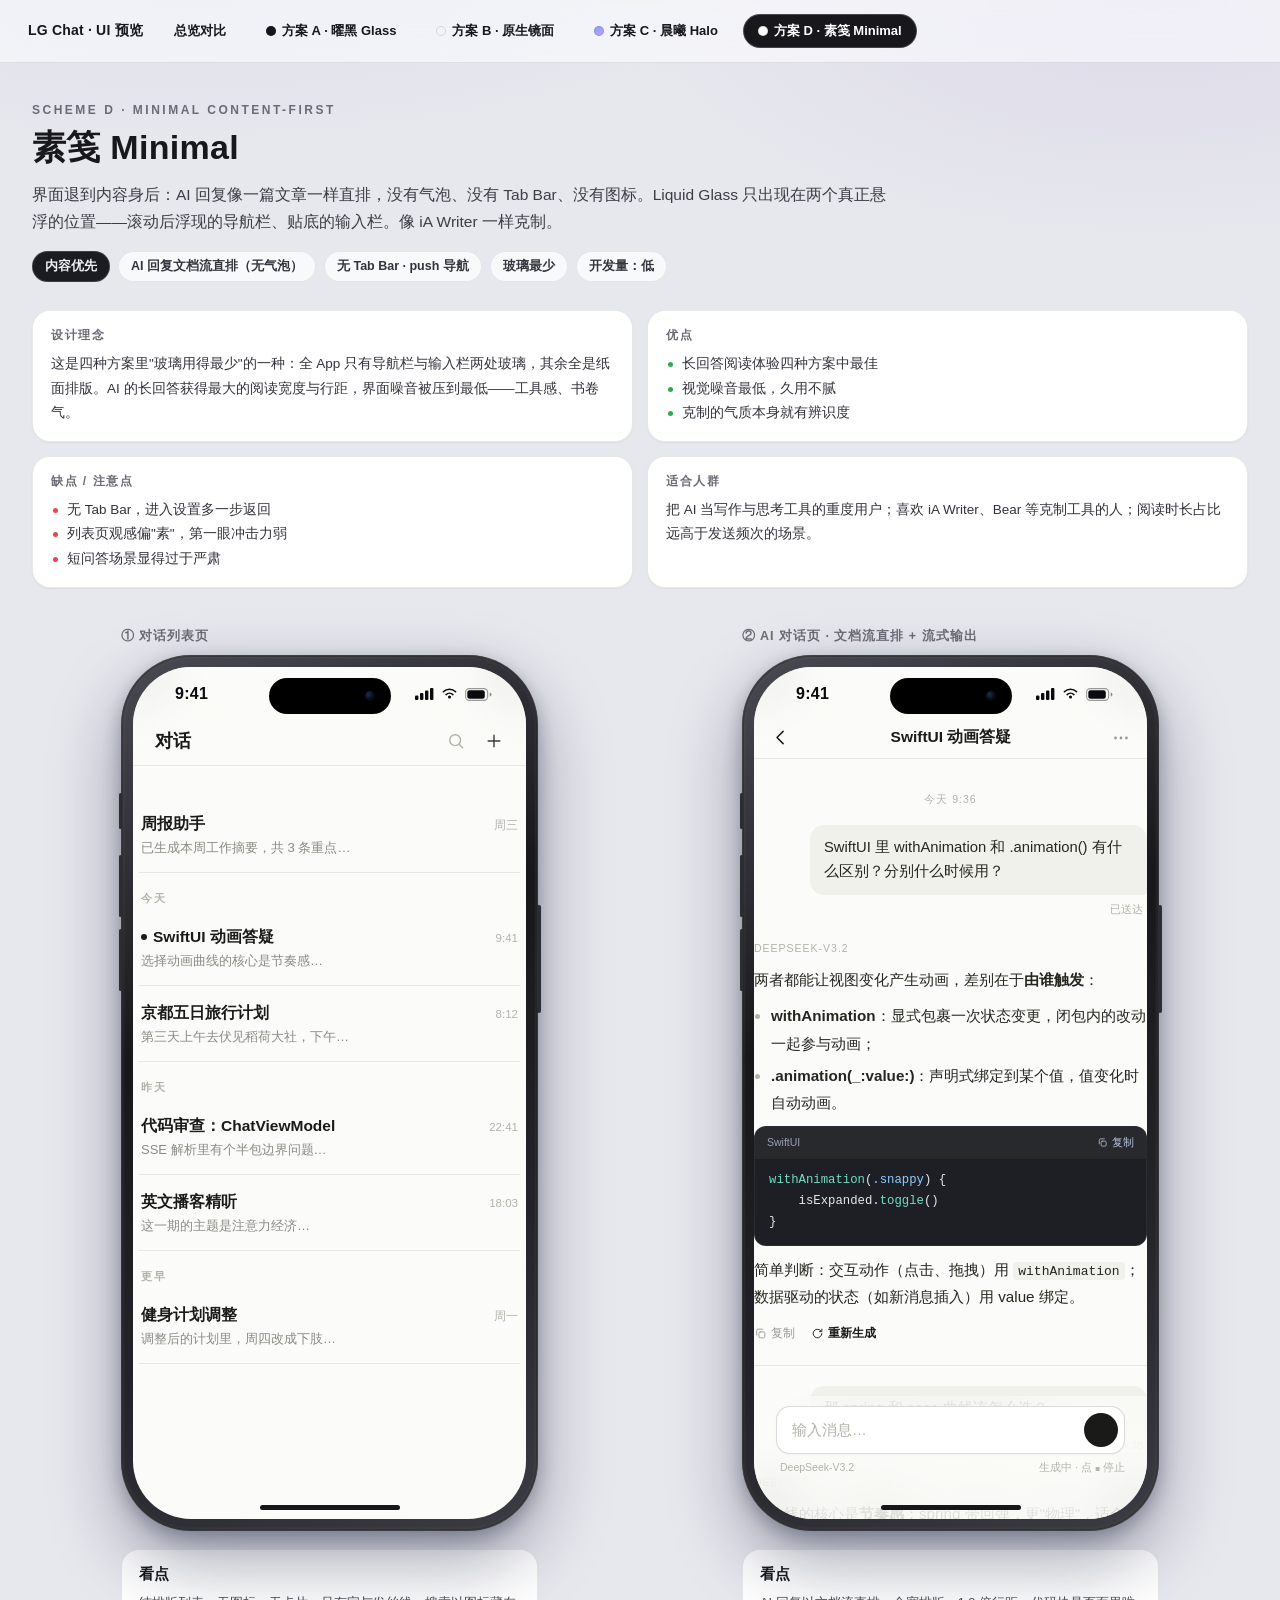
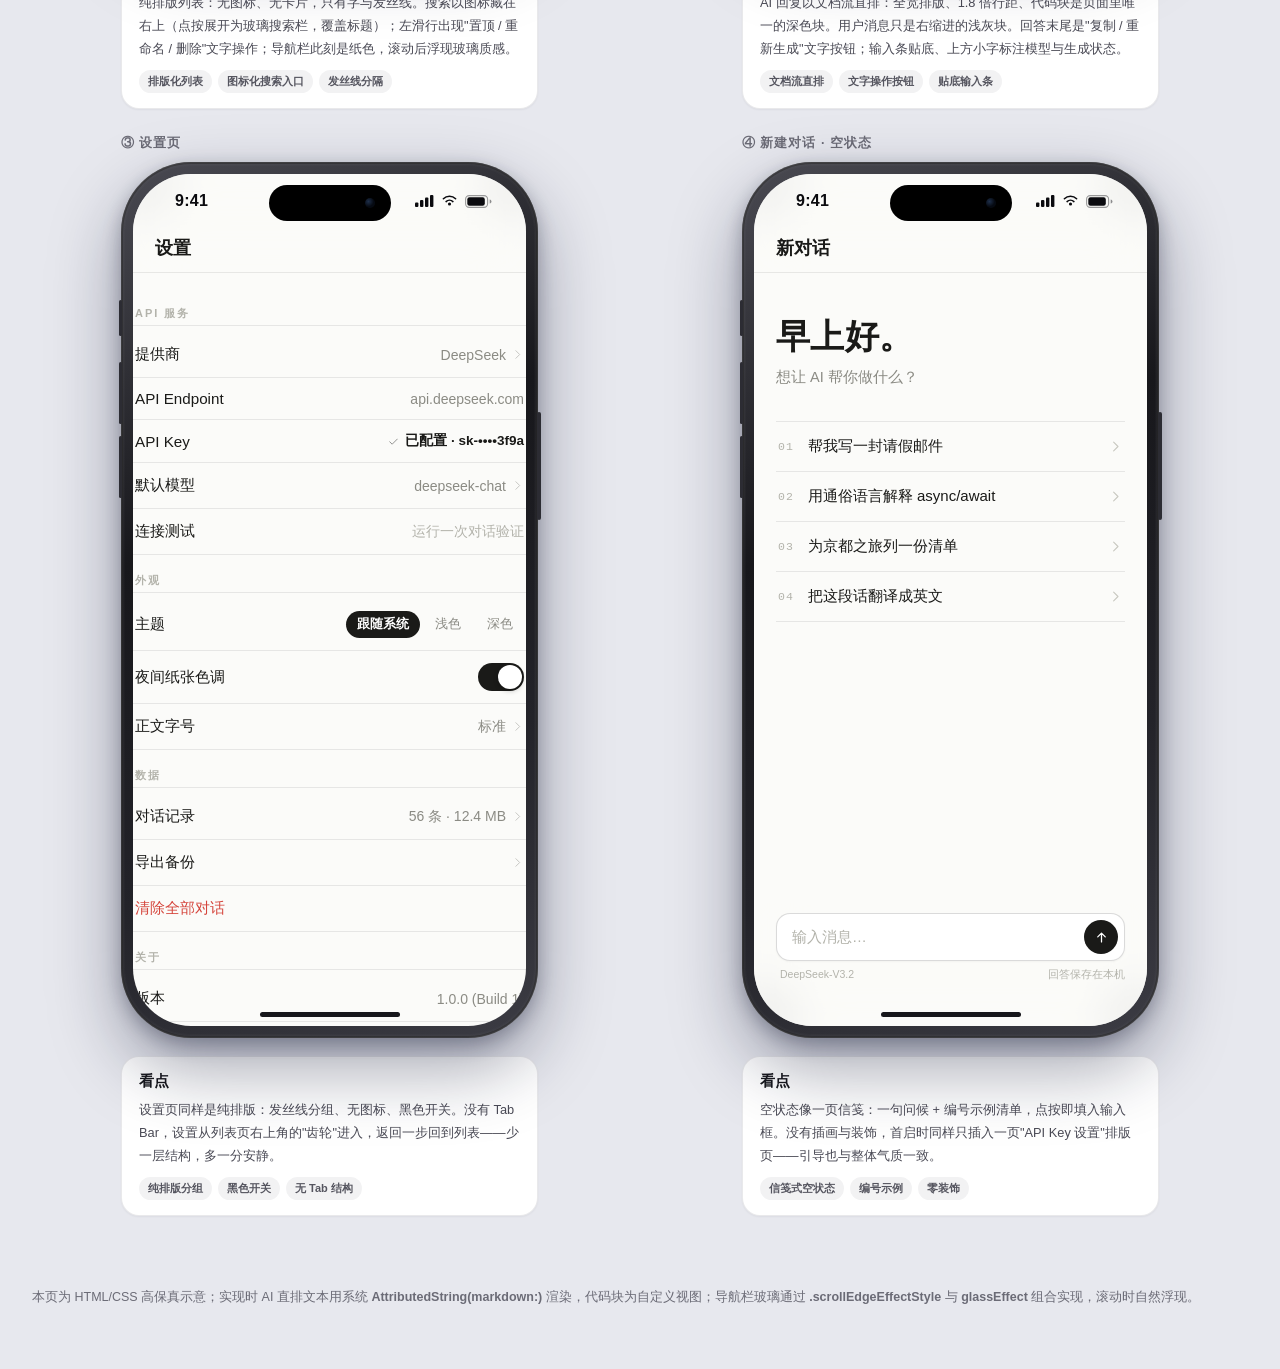
<file: design-previews/scheme-d-minimal.html>
<!DOCTYPE html>
<html lang="zh-CN">
<head>
<meta charset="UTF-8">
<meta name="viewport" content="width=device-width, initial-scale=1.0">
<title>方案 D · 素笺 Minimal — Liquid Glass Chat App UI 预览</title>
<link rel="stylesheet" href="assets/preview.css">
<style>
/* ============ 方案 D：素笺 Minimal（内容优先） ============ */
.screen {
  --bg: #fbfbf9;
  --fg: #1a1a18;
  --sec: #8b8b84;
  --faint: #b3b3ab;
  --hair: rgba(30, 30, 25, 0.09);
  --ink: #1a1a18;
  color: var(--fg);
  background: var(--bg);
}
.nav-glass-d {
  background: rgba(251, 251, 249, 0.72);
  backdrop-filter: blur(24px) saturate(1.4);
  -webkit-backdrop-filter: blur(24px) saturate(1.4);
}
.ic { width: 20px; height: 20px; stroke: currentColor; fill: none; stroke-width: 1.7; stroke-linecap: round; stroke-linejoin: round; display: block; }

.content { position: absolute; inset: 0; overflow: hidden; padding: 0 22px; }

/* ---------- ① 对话列表 ---------- */
.mini-nav {
  position: absolute; top: 0; left: 0; right: 0; z-index: 500;
  padding: 62px 22px 12px;
  display: flex; align-items: center; justify-content: space-between;
  border-bottom: 1px solid var(--hair);
}
.mini-nav .t { font-size: 18px; font-weight: 750; letter-spacing: .2px; }
.mini-nav .acts { display: flex; gap: 18px; color: #3c3c38; }
.mini-nav .acts .ic { width: 20px; height: 20px; }
.mini-nav .gic { color: #b3b3ab; }

.list-pad { padding: 130px 6px 60px; }
.pin-row { display: flex; align-items: baseline; justify-content: space-between; padding: 17px 2px 15px; border-bottom: 1px solid var(--hair); }
.pin-row .l { font-size: 15.5px; font-weight: 650; }
.pin-row .s { font-size: 13px; color: var(--sec); margin-top: 4px; white-space: nowrap; overflow: hidden; text-overflow: ellipsis; max-width: 250px; }
.pin-row .r { text-align: right; flex: none; padding-left: 12px; }
.pin-row .r .tm { font-size: 11.5px; color: var(--faint); }
.pin-row .r .ic { width: 12px; height: 12px; color: #c8c8c0; margin-bottom: 3px; }
.sec-caps { margin: 18px 2px 4px; font-size: 11px; font-weight: 700; letter-spacing: 2px; color: var(--faint); }
.udot-d { display: inline-block; width: 6px; height: 6px; border-radius: 50%; background: #1a1a18; margin-right: 6px; vertical-align: 2px; }

/* ---------- ② 对话页 ---------- */
.chat-nav-d {
  position: absolute; top: 0; left: 0; right: 0; z-index: 500;
  padding: 60px 16px 10px;
  display: flex; align-items: center; gap: 6px;
  border-bottom: 1px solid var(--hair);
}
.chat-nav-d .bk { color: #1a1a18; display: flex; }
.chat-nav-d .bk .ic { width: 21px; height: 21px; }
.chat-nav-d .t { flex: 1; text-align: center; font-size: 15.5px; font-weight: 650; }
.chat-nav-d .m { color: #9a9a92; display: flex; }

.chat-flow-d { padding: 120px 0 150px; display: flex; flex-direction: column; }
.tstamp-d { text-align: center; font-size: 10.5px; color: var(--faint); letter-spacing: 1px; margin: 6px 0 18px; }

.q-block {
  margin-left: 56px; margin-bottom: 6px;
  background: #f1f1ec; border-radius: 14px; border-bottom-right-radius: 4px;
  padding: 11px 14px; font-size: 14.8px; line-height: 1.6; color: #26261f;
}
.q-time { text-align: right; font-size: 10.5px; color: var(--faint); margin: 2px 4px 22px 0; }

.a-block { font-size: 15.2px; line-height: 1.82; color: #26261f; padding-bottom: 20px; border-bottom: 1px solid var(--hair); margin-bottom: 20px; }
.a-block .model-cap { font-size: 10.5px; color: var(--faint); letter-spacing: 1px; margin-bottom: 8px; }
.a-block p { margin: 0 0 9px; }
.a-block p:last-child { margin-bottom: 0; }
.a-block ul { margin: 0 0 9px; padding-left: 17px; display: flex; flex-direction: column; gap: 4px; }
.a-block li::marker { color: #b3b3ab; }
.a-block b { font-weight: 700; }
.a-block code.inline { font-family: ui-monospace, "SF Mono", Consolas, monospace; font-size: 13px; background: #f1f1ec; padding: 1.5px 5px; border-radius: 4px; }

.codeblock-d { margin: 4px 0 10px; border-radius: 12px; overflow: hidden; background: #1e1f24; border: 1px solid rgba(255, 255, 255, 0.06); }
.codeblock-d .chead { display: flex; justify-content: space-between; align-items: center; padding: 6.5px 12px; font-size: 10.5px; color: #9aa2b5; background: rgba(255, 255, 255, 0.045); }
.codeblock-d .chead .cp { display: flex; align-items: center; gap: 4px; color: #b7c3dd; }
.codeblock-d .chead .cp .ic { width: 11px; height: 11px; }
.codeblock-d pre { padding: 11px 14px; font-family: ui-monospace, "SF Mono", Consolas, monospace; font-size: 12.3px; line-height: 1.72; color: #e4e7f0; }
.kw { color: #ff8fb8; } .ty { color: #8ccdff; } .fn { color: #6fdcc8; } .num { color: #ffc48a; }

.acts-row { display: flex; gap: 16px; margin-top: 12px; }
.acts-row span { font-size: 12px; color: #9a9a92; display: flex; align-items: center; gap: 4px; }
.acts-row span.on { color: #1a1a18; font-weight: 600; }
.acts-row .ic { width: 13px; height: 13px; }

.caret { display: inline-block; width: 2.5px; height: 1em; background: #1a1a18; margin-left: 2px; vertical-align: -0.12em; border-radius: 1px; animation: blink 1.05s steps(1) infinite; }
@keyframes blink { 50% { opacity: 0; } }

/* 输入条（贴底极简） */
.input-d {
  position: absolute; left: 0; right: 0; bottom: 0; z-index: 500;
  padding: 10px 22px 44px;
}
.input-d .bar {
  height: 48px; border-radius: 14px;
  border: 1px solid rgba(30, 30, 25, 0.16);
  background: #fff;
  display: flex; align-items: center; gap: 10px; padding: 0 6px 0 15px;
  box-shadow: 0 1px 2px rgba(30, 30, 25, 0.04);
}
.input-d .bar .ph { flex: 1; font-size: 14.8px; color: #b3b3ab; }
.send-d { width: 34px; height: 34px; border-radius: 50%; background: #1a1a18; color: #fff; display: flex; align-items: center; justify-content: center; flex: none; }
.send-d .ic { width: 15px; height: 15px; stroke-width: 2; }
.input-d .cap { font-size: 10.5px; color: var(--faint); margin-top: 7px; padding-left: 4px; display: flex; justify-content: space-between; }

/* ---------- ③ 设置页 ---------- */
.set-pad { padding: 130px 0 60px; }
.set-sec { border-top: 1px solid var(--hair); padding-top: 6px; }
.set-row-d { display: flex; align-items: center; justify-content: space-between; padding: 12px 2px; border-bottom: 1px solid var(--hair); }
.set-row-d .lab { font-size: 15.2px; }
.set-row-d .val { font-size: 14px; color: var(--sec); display: flex; align-items: center; gap: 5px; }
.set-row-d .val .ic { width: 13px; height: 13px; opacity: .5; }
.set-row-d .ok { color: #1a1a18; font-weight: 600; font-size: 13.5px; display: flex; align-items: center; gap: 5px; }
.set-row-d .ok .ic { width: 13px; height: 13px; }
.set-row-d.danger .lab, .set-row-d.danger .val { color: #d5453c; }
.toggle-k { width: 46px; height: 28px; border-radius: 999px; background: #1a1a18; position: relative; flex: none; }
.toggle-k::after { content: ""; position: absolute; top: 2px; right: 2px; width: 24px; height: 24px; border-radius: 50%; background: #fff; box-shadow: 0 2px 5px rgba(0, 0, 0, 0.22); }
.seg-d { display: flex; gap: 4px; font-size: 12.5px; color: var(--sec); }
.seg-d span { padding: 5px 11px; border-radius: 999px; }
.seg-d .on { background: #1a1a18; color: #fff; font-weight: 600; }
.foot-d { margin: 22px 2px 0; font-size: 11.5px; color: var(--faint); line-height: 1.8; }

/* ---------- ④ 空状态 ---------- */
.empty-d { padding: 140px 0 0; }
.empty-d h2 { font-size: 34px; font-weight: 800; letter-spacing: .3px; }
.empty-d .sub { margin-top: 8px; font-size: 14.5px; color: var(--sec); }
.examples { margin-top: 34px; }
.ex-row { display: flex; align-items: center; gap: 14px; padding: 15px 2px; border-top: 1px solid var(--hair); }
.ex-row:last-child { border-bottom: 1px solid var(--hair); }
.ex-row .no { font-family: ui-monospace, "SF Mono", Consolas, monospace; font-size: 11.5px; color: var(--faint); letter-spacing: 1px; }
.ex-row .tx { flex: 1; font-size: 15px; }
.ex-row .ic { width: 15px; height: 15px; color: #c8c8c0; }
</style>
</head>
<body>

<svg style="display:none" xmlns="http://www.w3.org/2000/svg">
  <symbol id="i-chev-l" viewBox="0 0 24 24"><path d="M15 5l-7 7 7 7"/></symbol>
  <symbol id="i-chev-r" viewBox="0 0 24 24"><path d="M9 5l7 7-7 7"/></symbol>
  <symbol id="i-plus" viewBox="0 0 24 24"><path d="M12 5v14M5 12h14"/></symbol>
  <symbol id="i-search" viewBox="0 0 24 24"><circle cx="11" cy="11" r="6.5"/><path d="M20 20l-4.4-4.4"/></symbol>
  <symbol id="i-dots" viewBox="0 0 24 24"><g fill="currentColor" stroke="none"><circle cx="5.5" cy="12" r="1.7"/><circle cx="12" cy="12" r="1.7"/><circle cx="18.5" cy="12" r="1.7"/></g></symbol>
  <symbol id="i-gear" viewBox="0 0 24 24"><circle cx="12" cy="12" r="3.1"/><path d="M12 3v2.6M12 18.4V21M3 12h2.6M18.4 12H21M5.6 5.6l1.9 1.9M16.5 16.5l1.9 1.9M18.4 5.6l-1.9 1.9M7.5 16.5l-1.9 1.9"/></symbol>
  <symbol id="i-chat" viewBox="0 0 24 24"><path d="M21 11.4c0 4.1-4 7.4-9 7.4-1 0-2-.13-2.9-.38L4.4 20l1.1-3.5C4 15.2 3 13.4 3 11.4 3 7.3 7 4 12 4s9 3.3 9 7.4Z"/></symbol>
  <symbol id="i-up" viewBox="0 0 24 24"><path d="M12 19V5M6 11l6-6 6 6"/></symbol>
  <symbol id="i-copy" viewBox="0 0 24 24"><rect x="9" y="9" width="11" height="11" rx="2.5"/><path d="M5 15V6.5A2.5 2.5 0 0 1 7.5 4H16"/></symbol>
  <symbol id="i-refresh" viewBox="0 0 24 24"><path d="M20 12a8 8 0 1 1-2.34-5.66"/><path d="M20 4v4.5h-4.5"/></symbol>
  <symbol id="i-pin" viewBox="0 0 24 24"><path d="M9.5 14.5 4 20"/><path d="M14 3.5 20.5 10l-2.6.9-4.9 4.9.9 2.6-2.4 1-6-6 1-2.4 2.6.9 4.9-4.9L14 3.5Z"/></symbol>
  <symbol id="i-doc" viewBox="0 0 24 24"><path d="M7 3h7l4 4v14H7z"/><path d="M14 3v4h4"/></symbol>
  <symbol id="i-check" viewBox="0 0 24 24"><path d="M5 12.5l4.5 4.5L19 7.5"/></symbol>
  <symbol id="i-key" viewBox="0 0 24 24"><circle cx="8" cy="15" r="4"/><path d="M11 12l8.5-8.5M17 5l2.5 2.5M14 8l2.5 2.5"/></symbol>
  <symbol id="i-db" viewBox="0 0 24 24"><ellipse cx="12" cy="5.5" rx="7.5" ry="2.8"/><path d="M4.5 5.5v13c0 1.55 3.4 2.8 7.5 2.8s7.5-1.25 7.5-2.8v-13M4.5 12c0 1.55 3.4 2.8 7.5 2.8s7.5-1.25 7.5-2.8"/></symbol>
  <symbol id="i-info" viewBox="0 0 24 24"><circle cx="12" cy="12" r="8.5"/><path d="M12 11.2v4.8"/><circle cx="12" cy="8" r="0.55" fill="currentColor" stroke="none"/></symbol>
  <symbol id="i-paint" viewBox="0 0 24 24"><path d="M12 3a9 9 0 1 0 0 18c1.4 0 2-.9 2-2 0-1.3-1-1.7-1-3 0-1 .8-2 2-2h2.5c2 0 3.5-1.4 3.5-3.5C21 6.5 17 3 12 3Z"/><circle cx="8" cy="9" r="0.6" fill="currentColor" stroke="none"/><circle cx="12" cy="7" r="0.6" fill="currentColor" stroke="none"/><circle cx="7" cy="13.5" r="0.6" fill="currentColor" stroke="none"/></symbol>
  <symbol id="i-trash" viewBox="0 0 24 24"><path d="M5 7h14M10 7V5.5A1.5 1.5 0 0 1 11.5 4h1A1.5 1.5 0 0 1 14 5.5V7M7 7l.8 12.1A2 2 0 0 0 9.8 21h4.4a2 2 0 0 0 2-1.9L17 7"/></symbol>
  <symbol id="i-export" viewBox="0 0 24 24"><path d="M12 15V4M8 7.5 12 3.5l4 4"/><path d="M5 13v5.5A2.5 2.5 0 0 0 7.5 21h9a2.5 2.5 0 0 0 2.5-2.5V13"/></symbol>
  <symbol id="i-globe" viewBox="0 0 24 24"><circle cx="12" cy="12" r="8.5"/><path d="M3.5 12h17M12 3.5c2.6 2.3 4 5.1 4 8.5s-1.4 6.2-4 8.5c-2.6-2.3-4-5.1-4-8.5s1.4-6.2 4-8.5Z"/></symbol>
  <symbol id="i-flask" viewBox="0 0 24 24"><path d="M9.5 3h5M10 3v6l-5 9.5A1.8 1.8 0 0 0 6.6 21h10.8a1.8 1.8 0 0 0 1.6-2.5L14 9V3"/></symbol>
  <symbol id="i-moon" viewBox="0 0 24 24"><path d="M20 13.6A8.2 8.2 0 0 1 10.4 4 8.2 8.2 0 1 0 20 13.6Z"/></symbol>
</svg>

<nav class="scheme-nav">
  <span class="brand">LG Chat · UI 预览</span>
  <a href="index.html">总览对比</a>
  <a href="scheme-a-dark.html"><span class="sw" style="background:#14161f"></span>方案 A · 曜黑 Glass</a>
  <a href="scheme-b-native.html"><span class="sw" style="background:#f2f2f7"></span>方案 B · 原生镜面</a>
  <a href="scheme-c-halo.html"><span class="sw" style="background:linear-gradient(135deg,#7aa5ff,#c79bff)"></span>方案 C · 晨曦 Halo</a>
  <a href="scheme-d-minimal.html" class="current"><span class="sw" style="background:#fbfbf9"></span>方案 D · 素笺 Minimal</a>
</nav>

<header class="hero">
  <div class="kicker-row"><span class="kicker">Scheme D · Minimal Content-First</span></div>
  <h1>素笺 Minimal</h1>
  <p class="tagline">界面退到内容身后：AI 回复像一篇文章一样直排，没有气泡、没有 Tab Bar、没有图标。Liquid Glass 只出现在两个真正悬浮的位置——滚动后浮现的导航栏、贴底的输入栏。像 iA Writer 一样克制。</p>
  <div class="badges">
    <span class="badge dark">内容优先</span>
    <span class="badge">AI 回复文档流直排（无气泡）</span>
    <span class="badge">无 Tab Bar · push 导航</span>
    <span class="badge">玻璃最少</span>
    <span class="badge">开发量：低</span>
  </div>
</header>

<section class="panel">
  <div class="cell"><h4>设计理念</h4><p>这是四种方案里"玻璃用得最少"的一种：全 App 只有导航栏与输入栏两处玻璃，其余全是纸面排版。AI 的长回答获得最大的阅读宽度与行距，界面噪音被压到最低——工具感、书卷气。</p></div>
  <div class="cell good"><h4>优点</h4><ul><li>长回答阅读体验四种方案中最佳</li><li>视觉噪音最低，久用不腻</li><li>克制的气质本身就有辨识度</li></ul></div>
  <div class="cell bad"><h4>缺点 / 注意点</h4><ul><li>无 Tab Bar，进入设置多一步返回</li><li>列表页观感偏"素"，第一眼冲击力弱</li><li>短问答场景显得过于严肃</li></ul></div>
  <div class="cell"><h4>适合人群</h4><p>把 AI 当写作与思考工具的重度用户；喜欢 iA Writer、Bear 等克制工具的人；阅读时长占比远高于发送频次的场景。</p></div>
</section>

<main class="stage">

  <!-- ① 对话列表 -->
  <div class="device-col">
    <span class="screen-no">① 对话列表页</span>
    <div class="phone">
      <span class="side-btn btn-power"></span><span class="side-btn btn-vol-up"></span><span class="side-btn btn-vol-dn"></span><span class="side-btn btn-action"></span>
      <div class="screen" data-status="dark">
        <main class="content list-pad">
          <div class="pin-row">
            <div>
              <div class="l">周报助手</div>
              <div class="s">已生成本周工作摘要，共 3 条重点…</div>
            </div>
            <div class="r"><div class="tm">周三</div></div>
          </div>

          <div class="sec-caps">今天</div>
          <div class="pin-row">
            <div>
              <div class="l"><span class="udot-d"></span>SwiftUI 动画答疑</div>
              <div class="s">选择动画曲线的核心是节奏感…</div>
            </div>
            <div class="r"><div class="tm">9:41</div></div>
          </div>
          <div class="pin-row">
            <div>
              <div class="l">京都五日旅行计划</div>
              <div class="s">第三天上午去伏见稻荷大社，下午…</div>
            </div>
            <div class="r"><div class="tm">8:12</div></div>
          </div>

          <div class="sec-caps">昨天</div>
          <div class="pin-row">
            <div>
              <div class="l">代码审查：ChatViewModel</div>
              <div class="s">SSE 解析里有个半包边界问题…</div>
            </div>
            <div class="r"><div class="tm">22:41</div></div>
          </div>
          <div class="pin-row">
            <div>
              <div class="l">英文播客精听</div>
              <div class="s">这一期的主题是注意力经济…</div>
            </div>
            <div class="r"><div class="tm">18:03</div></div>
          </div>

          <div class="sec-caps">更早</div>
          <div class="pin-row">
            <div>
              <div class="l">健身计划调整</div>
              <div class="s">调整后的计划里，周四改成下肢…</div>
            </div>
            <div class="r"><div class="tm">周一</div></div>
          </div>
        </main>

        <header class="mini-nav nav-glass-d">
          <span class="t">对话</span>
          <span class="acts">
            <svg class="ic gic"><use href="#i-search"/></svg>
            <svg class="ic"><use href="#i-plus"/></svg>
          </span>
        </header>
      </div>
    </div>
    <div class="caption">
      <h3>看点</h3>
      <p>纯排版列表：无图标、无卡片，只有字与发丝线。搜索以图标藏在右上（点按展开为玻璃搜索栏，覆盖标题）；左滑行出现"置顶 / 重命名 / 删除"文字操作；导航栏此刻是纸色，滚动后浮现玻璃质感。</p>
      <div class="tags"><span>排版化列表</span><span>图标化搜索入口</span><span>发丝线分隔</span></div>
    </div>
  </div>

  <!-- ② 对话页 -->
  <div class="device-col">
    <span class="screen-no">② AI 对话页 · 文档流直排 + 流式输出</span>
    <div class="phone">
      <span class="side-btn btn-power"></span><span class="side-btn btn-vol-up"></span><span class="side-btn btn-vol-dn"></span><span class="side-btn btn-action"></span>
      <div class="screen" data-status="dark">
        <main class="content chat-flow-d">
          <div class="tstamp-d">今天 9:36</div>

          <div class="q-block">SwiftUI 里 withAnimation 和 .animation() 有什么区别？分别什么时候用？</div>
          <div class="q-time">已送达</div>

          <div class="a-block">
            <div class="model-cap">DEEPSEEK-V3.2</div>
            <p>两者都能让视图变化产生动画，差别在于<b>由谁触发</b>：</p>
            <ul>
              <li><b>withAnimation</b>：显式包裹一次状态变更，闭包内的改动一起参与动画；</li>
              <li><b>.animation(_:value:)</b>：声明式绑定到某个值，值变化时自动动画。</li>
            </ul>
            <div class="codeblock-d">
              <div class="chead"><span>SwiftUI</span><span class="cp"><svg class="ic"><use href="#i-copy"/></svg>复制</span></div>
              <pre><span class="fn">withAnimation</span>(<span class="ty">.snappy</span>) {
    isExpanded.<span class="fn">toggle</span>()
}</pre>
            </div>
            <p>简单判断：交互动作（点击、拖拽）用 <code class="inline">withAnimation</code>；数据驱动的状态（如新消息插入）用 value 绑定。</p>
            <div class="acts-row">
              <span><svg class="ic"><use href="#i-copy"/></svg>复制</span>
              <span class="on"><svg class="ic"><use href="#i-refresh"/></svg>重新生成</span>
            </div>
          </div>

          <div class="q-block">那 spring 和 ease 曲线该怎么选？</div>
          <div class="q-time">9:38</div>

          <div class="a-block" style="border-bottom:none;margin-bottom:0;">
            <div class="model-cap">DEEPSEEK-V3.2 · 正在输入</div>
            <p>选曲线的核心是<b>节奏感</b>：spring 带回弹，更"物理"，适合按钮、抽屉这类交互动画；ease 更平稳，适合转场与淡入淡出。<span class="caret"></span></p>
          </div>
        </main>

        <header class="chat-nav-d nav-glass-d">
          <span class="bk"><svg class="ic"><use href="#i-chev-l"/></svg></span>
          <span class="t">SwiftUI 动画答疑</span>
          <span class="m"><svg class="ic"><use href="#i-dots"/></svg></span>
        </header>

        <footer class="input-d nav-glass-d">
          <div class="bar">
            <span class="ph">输入消息…</span>
            <span class="send-d"><svg class="ic"><use href="#i-stop"/></svg></span>
          </div>
          <div class="cap"><span>DeepSeek-V3.2</span><span>生成中 · 点 ◼ 停止</span></div>
        </footer>
      </div>
    </div>
    <div class="caption">
      <h3>看点</h3>
      <p>AI 回复以文档流直排：全宽排版、1.8 倍行距、代码块是页面里唯一的深色块。用户消息只是右缩进的浅灰块。回答末尾是"复制 / 重新生成"文字按钮；输入条贴底、上方小字标注模型与生成状态。</p>
      <div class="tags"><span>文档流直排</span><span>文字操作按钮</span><span>贴底输入条</span></div>
    </div>
  </div>

  <!-- ③ 设置页 -->
  <div class="device-col">
    <span class="screen-no">③ 设置页</span>
    <div class="phone">
      <span class="side-btn btn-power"></span><span class="side-btn btn-vol-up"></span><span class="side-btn btn-vol-dn"></span><span class="side-btn btn-action"></span>
      <div class="screen" data-status="dark">
        <main class="content set-pad">
          <div class="sec-caps" style="margin-top:2px;">API 服务</div>
          <div class="set-sec">
            <div class="set-row-d"><span class="lab">提供商</span><span class="val">DeepSeek<svg class="ic"><use href="#i-chev-r"/></svg></span></div>
            <div class="set-row-d"><span class="lab">API Endpoint</span><span class="val">api.deepseek.com</span></div>
            <div class="set-row-d"><span class="lab">API Key</span><span class="val ok"><svg class="ic"><use href="#i-check"/></svg>已配置 · sk-••••3f9a</span></div>
            <div class="set-row-d"><span class="lab">默认模型</span><span class="val">deepseek-chat<svg class="ic"><use href="#i-chev-r"/></svg></span></div>
            <div class="set-row-d"><span class="lab" style="color:#1a1a18;">连接测试</span><span class="val" style="color:#b3b3ab;">运行一次对话验证</span></div>
          </div>

          <div class="sec-caps">外观</div>
          <div class="set-sec">
            <div class="set-row-d"><span class="lab">主题</span>
              <span class="seg-d"><span class="on">跟随系统</span><span>浅色</span><span>深色</span></span>
            </div>
            <div class="set-row-d"><span class="lab">夜间纸张色调</span><span class="toggle-k"></span></div>
            <div class="set-row-d"><span class="lab">正文字号</span><span class="val">标准<svg class="ic"><use href="#i-chev-r"/></svg></span></div>
          </div>

          <div class="sec-caps">数据</div>
          <div class="set-sec">
            <div class="set-row-d"><span class="lab">对话记录</span><span class="val">56 条 · 12.4 MB<svg class="ic"><use href="#i-chev-r"/></svg></span></div>
            <div class="set-row-d"><span class="lab">导出备份</span><span class="val"><svg class="ic"><use href="#i-chev-r"/></svg></span></div>
            <div class="set-row-d danger"><span class="lab">清除全部对话</span></div>
          </div>

          <div class="sec-caps">关于</div>
          <div class="set-sec">
            <div class="set-row-d"><span class="lab">版本</span><span class="val">1.0.0 (Build 1)</span></div>
          </div>
        </main>

        <header class="mini-nav nav-glass-d">
          <span class="t">设置</span>
          <span></span>
        </header>
      </div>
    </div>
    <div class="caption">
      <h3>看点</h3>
      <p>设置页同样是纯排版：发丝线分组、无图标、黑色开关。没有 Tab Bar，设置从列表页右上角的"齿轮"进入，返回一步回到列表——少一层结构，多一分安静。</p>
      <div class="tags"><span>纯排版分组</span><span>黑色开关</span><span>无 Tab 结构</span></div>
    </div>
  </div>

  <!-- ④ 空状态 -->
  <div class="device-col">
    <span class="screen-no">④ 新建对话 · 空状态</span>
    <div class="phone">
      <span class="side-btn btn-power"></span><span class="side-btn btn-vol-up"></span><span class="side-btn btn-vol-dn"></span><span class="side-btn btn-action"></span>
      <div class="screen" data-status="dark">
        <main class="content">
          <div class="empty-d">
            <h2>早上好。</h2>
            <div class="sub">想让 AI 帮你做什么？</div>
            <div class="examples">
              <div class="ex-row"><span class="no">01</span><span class="tx">帮我写一封请假邮件</span><svg class="ic"><use href="#i-chev-r"/></svg></div>
              <div class="ex-row"><span class="no">02</span><span class="tx">用通俗语言解释 async/await</span><svg class="ic"><use href="#i-chev-r"/></svg></div>
              <div class="ex-row"><span class="no">03</span><span class="tx">为京都之旅列一份清单</span><svg class="ic"><use href="#i-chev-r"/></svg></div>
              <div class="ex-row"><span class="no">04</span><span class="tx">把这段话翻译成英文</span><svg class="ic"><use href="#i-chev-r"/></svg></div>
            </div>
          </div>
        </main>

        <header class="mini-nav nav-glass-d">
          <span class="t">新对话</span>
          <span></span>
        </header>

        <footer class="input-d nav-glass-d">
          <div class="bar">
            <span class="ph">输入消息…</span>
            <span class="send-d"><svg class="ic"><use href="#i-up"/></svg></span>
          </div>
          <div class="cap"><span>DeepSeek-V3.2</span><span>回答保存在本机</span></div>
        </footer>
      </div>
    </div>
    <div class="caption">
      <h3>看点</h3>
      <p>空状态像一页信笺：一句问候 + 编号示例清单，点按即填入输入框。没有插画与装饰，首启时同样只插入一页"API Key 设置"排版页——引导也与整体气质一致。</p>
      <div class="tags"><span>信笺式空状态</span><span>编号示例</span><span>零装饰</span></div>
    </div>
  </div>

</main>

<footer class="footnote">
  本页为 HTML/CSS 高保真示意；实现时 AI 直排文本用系统 <b>AttributedString(markdown:)</b> 渲染，代码块为自定义视图；导航栏玻璃通过 <b>.scrollEdgeEffectStyle</b> 与 <b>glassEffect</b> 组合实现，滚动时自然浮现。
</footer>

<script src="assets/preview.js"></script>
</body>
</html>
</file>
<file: design-previews/assets/preview.css>
/* ============================================================
   Liquid Glass Chat App — UI 预览共享样式
   页面骨架 / iPhone 框体 / 状态栏 / 标注卡片 / 方案切换
   ============================================================ */

:root {
  --page-bg: #e7e8ee;
  --page-fg: #17171c;
  --muted: #6b6b76;
  --card: #ffffff;
  --hairline: rgba(20, 20, 40, 0.09);
  --radius-card: 18px;
}

* { box-sizing: border-box; margin: 0; padding: 0; }

html, body {
  background:
    radial-gradient(1200px 500px at 15% -5%, rgba(120, 130, 190, 0.14), transparent 60%),
    radial-gradient(1000px 460px at 90% 0%, rgba(150, 120, 190, 0.12), transparent 55%),
    var(--page-bg);
  color: var(--page-fg);
  font-family: -apple-system, BlinkMacSystemFont, "SF Pro Text", "Segoe UI",
    "PingFang SC", "HarmonyOS Sans SC", "Microsoft YaHei", sans-serif;
  -webkit-font-smoothing: antialiased;
  text-rendering: optimizeLegibility;
}

/* ---------------- 顶部方案切换 ---------------- */
.scheme-nav {
  position: sticky;
  top: 0;
  z-index: 200;
  display: flex;
  align-items: center;
  gap: 10px;
  padding: 14px 28px;
  backdrop-filter: blur(22px) saturate(1.6);
  -webkit-backdrop-filter: blur(22px) saturate(1.6);
  background: rgba(255, 255, 255, 0.55);
  border-bottom: 1px solid var(--hairline);
}
.scheme-nav .brand {
  font-size: 14px;
  font-weight: 700;
  letter-spacing: 0.2px;
  margin-right: 6px;
  white-space: nowrap;
}
.scheme-nav a {
  display: inline-flex;
  align-items: center;
  gap: 6px;
  padding: 7px 14px;
  border-radius: 999px;
  font-size: 13px;
  font-weight: 600;
  color: var(--page-fg);
  text-decoration: none;
  border: 1px solid transparent;
  white-space: nowrap;
}
.scheme-nav a:hover { background: rgba(0, 0, 0, 0.05); }
.scheme-nav a.current {
  background: #17171c;
  color: #fff;
  border-color: rgba(255, 255, 255, 0.2);
}
.scheme-nav .sw {
  width: 10px; height: 10px; border-radius: 50%;
  display: inline-block;
  box-shadow: inset 0 0 0 1px rgba(0,0,0,.12);
}

/* ---------------- 方案页头 ---------------- */
.hero { max-width: 1980px; margin: 0 auto; padding: 40px 32px 6px; }
.hero .kicker-row { display: flex; align-items: center; gap: 12px; flex-wrap: wrap; }
.kicker {
  font-size: 12px;
  font-weight: 700;
  letter-spacing: 2.5px;
  color: var(--muted);
  text-transform: uppercase;
}
.hero h1 { font-size: 34px; font-weight: 800; letter-spacing: 0.3px; margin-top: 8px; }
.hero .tagline { margin-top: 10px; font-size: 15.5px; color: #3c3c46; max-width: 860px; line-height: 1.75; }
.badges { display: flex; flex-wrap: wrap; gap: 8px; margin-top: 16px; }
.badge {
  font-size: 12.5px; font-weight: 600;
  padding: 6px 12px; border-radius: 999px;
  background: rgba(255, 255, 255, 0.72);
  border: 1px solid rgba(20, 20, 40, 0.08);
  color: #33333c;
}
.badge.dark { background: #1b1c22; color: #f2f2f7; border-color: rgba(255,255,255,.15); }

/* 设计理念 / 优缺点 / 人群 面板 */
.panel {
  max-width: 1980px;
  margin: 22px auto 0;
  padding: 0 32px;
  display: grid;
  grid-template-columns: repeat(4, minmax(240px, 1fr));
  gap: 14px;
}
.panel .cell {
  background: var(--card);
  border: 1px solid var(--hairline);
  border-radius: var(--radius-card);
  padding: 16px 18px;
  box-shadow: 0 1px 2px rgba(10, 15, 40, 0.05);
}
.panel .cell h4 {
  font-size: 12px; letter-spacing: 1.5px; text-transform: uppercase;
  color: var(--muted); margin-bottom: 8px; font-weight: 700;
}
.panel .cell p, .panel .cell li { font-size: 13.5px; line-height: 1.8; color: #33333c; }
.panel .cell ul { list-style: none; }
.panel .cell li { padding-left: 16px; position: relative; }
.panel .cell li::before {
  content: ""; position: absolute; left: 2px; top: 10px;
  width: 5px; height: 5px; border-radius: 50%; background: #9a9aa6;
}
.panel .cell.good li::before { background: #34a853; }
.panel .cell.bad li::before { background: #e5484d; }

/* ---------------- 屏幕舞台 ---------------- */
.stage {
  max-width: 1980px;
  margin: 30px auto 0;
  padding: 10px 32px 70px;
  display: grid;
  grid-template-columns: repeat(4, minmax(330px, 1fr));
  gap: 26px;
  justify-items: center;
}
.device-col { width: 100%; max-width: 417px; display: flex; flex-direction: column; align-items: center; }
.screen-no {
  align-self: flex-start;
  font-size: 12.5px; font-weight: 700; letter-spacing: 1px;
  color: var(--muted); margin-bottom: 10px; text-transform: uppercase;
}

/* ---------------- iPhone 框体 ---------------- */
.phone {
  position: relative;
  width: 417px;
  padding: 12px;
  border-radius: 70px;
  background: linear-gradient(155deg, #4a4a52 0%, #17171b 38%, #232329 70%, #3c3c44 100%);
  box-shadow:
    0 30px 70px rgba(12, 18, 48, 0.38),
    0 6px 18px rgba(10, 14, 40, 0.28),
    inset 0 0 4px rgba(255, 255, 255, 0.4),
    inset 0 0 1px 2px rgba(0, 0, 0, 0.55);
}
.phone .side-btn { position: absolute; background: #2c2c33; border-radius: 2px; }
.phone .btn-power  { right: -2.5px; top: 250px; width: 3.5px; height: 108px; }
.phone .btn-vol-up { left: -2.5px; top: 200px; width: 3.5px; height: 62px; }
.phone .btn-vol-dn { left: -2.5px; top: 274px; width: 3.5px; height: 62px; }
.phone .btn-action { left: -2.5px; top: 138px; width: 3.5px; height: 36px; }

.screen {
  position: relative;
  width: 393px;
  height: 852px;
  border-radius: 58px;
  overflow: hidden;
  background: var(--bg, #f2f2f7);
  isolation: isolate;
  transform: translateZ(0);
}

/* 灵动岛 / 状态栏 / Home 指示条（由 preview.js 注入） */
.island {
  position: absolute; top: 11px; left: 50%; transform: translateX(-50%);
  width: 122px; height: 36px; border-radius: 20px;
  background: #000; z-index: 900;
}
.island::after {
  content: ""; position: absolute; right: 16px; top: 50%; transform: translateY(-50%);
  width: 10px; height: 10px; border-radius: 50%;
  background: radial-gradient(circle at 35% 35%, #1e2f4a 0%, #060a12 55%);
}
.statusbar {
  position: absolute; top: 0; left: 0; right: 0; height: 58px;
  display: flex; align-items: flex-start; justify-content: space-between;
  padding: 16px 34px 0 42px;
  z-index: 800; pointer-events: none;
}
.statusbar .time { font-size: 16px; font-weight: 650; letter-spacing: 0.3px; line-height: 22px; font-variant-numeric: tabular-nums; }
.statusbar .sicons { display: flex; align-items: center; gap: 7px; height: 22px; }
.statusbar svg { display: block; }
.screen[data-status="light"] .statusbar,
.screen[data-status="light"] .homebar { color: #ffffff; }
.screen[data-status="dark"]  .statusbar,
.screen[data-status="dark"]  .homebar { color: #0b0b0f; }
.homebar {
  position: absolute; bottom: 9px; left: 50%; transform: translateX(-50%);
  width: 140px; height: 5px; border-radius: 3px;
  background: currentColor; z-index: 900; opacity: 0.95;
  pointer-events: none;
}

/* ---------------- 屏幕下方标注 ---------------- */
.caption {
  margin-top: 18px;
  width: 100%;
  background: var(--card);
  border: 1px solid var(--hairline);
  border-radius: var(--radius-card);
  padding: 15px 17px;
  box-shadow: 0 1px 2px rgba(10, 15, 40, 0.05);
}
.caption h3 { font-size: 14.5px; font-weight: 700; margin-bottom: 7px; }
.caption p { font-size: 12.8px; line-height: 1.8; color: #4a4a55; }
.caption .tags { display: flex; flex-wrap: wrap; gap: 6px; margin-top: 10px; }
.caption .tags span {
  font-size: 11px; font-weight: 600; color: #55555f;
  background: rgba(20, 20, 40, 0.055);
  padding: 4px 9px; border-radius: 999px;
}

/* 页脚说明 */
.footnote {
  max-width: 1980px; margin: 0 auto; padding: 0 32px 60px;
  font-size: 12.5px; color: var(--muted); line-height: 1.8;
}

@media (max-width: 1780px) {
  .stage { grid-template-columns: repeat(2, minmax(330px, 1fr)); }
  .panel { grid-template-columns: repeat(2, 1fr); }
}
@media (max-width: 900px) {
  .stage { grid-template-columns: 1fr; }
  .panel { grid-template-columns: 1fr; }
}
</file>
